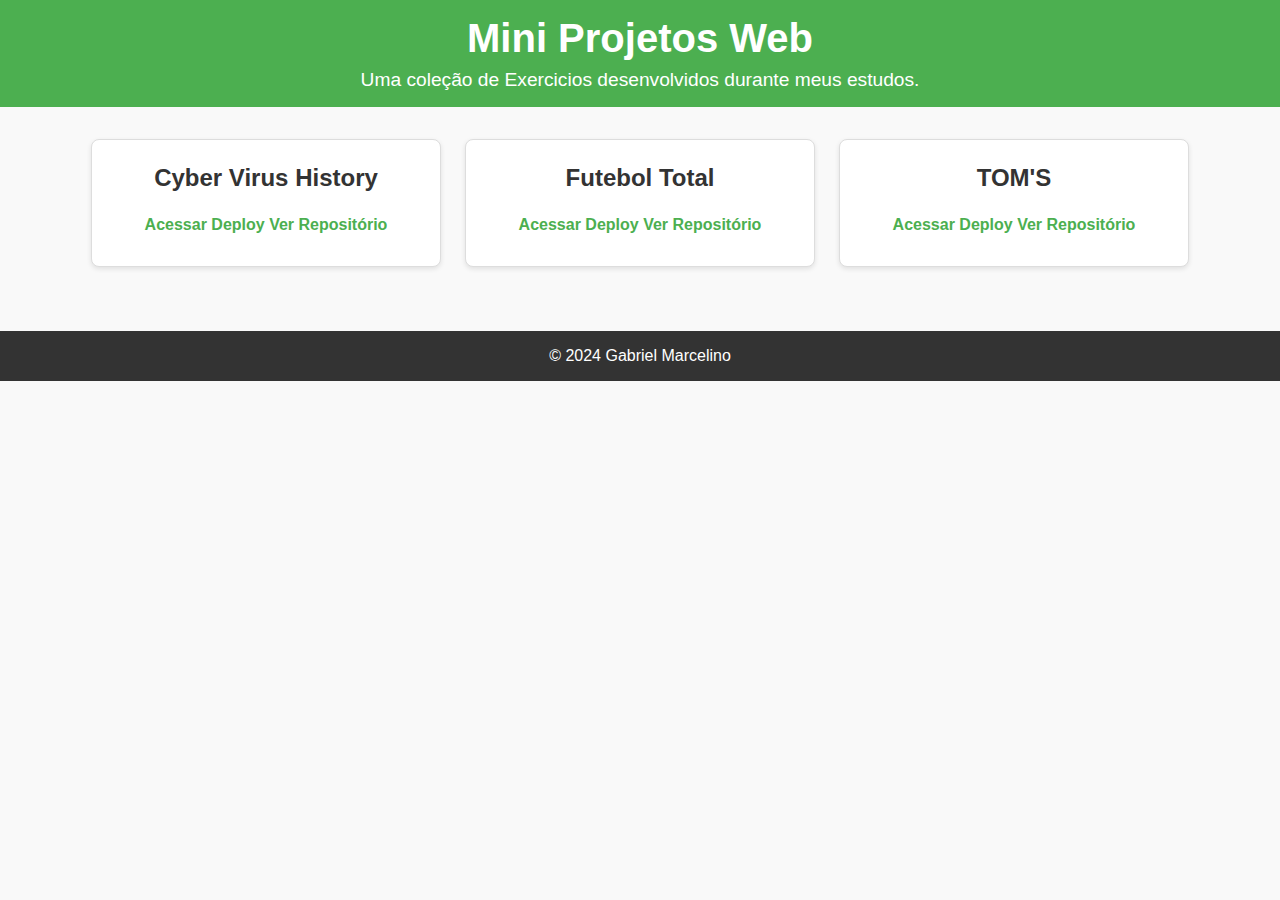
<file: index.html>
<!DOCTYPE html>
<html lang="pt-BR">

<head>
    <meta charset="UTF-8">
    <meta name="viewport" content="width=device-width, initial-scale=1.0">
    <title>Mini Projetos Web</title>
    <style>
        body {
            font-family: Arial, sans-serif;
            margin: 0;
            padding: 0;
            background-color: #f9f9f9;
            color: #333;
        }

        header {
            background-color: #4CAF50;
            color: white;
            padding: 1rem 0;
            text-align: center;
        }

        header h1 {
            margin: 0;
            font-size: 2.5rem;
        }

        header p {
            margin: 0.5rem 0 0;
            font-size: 1.2rem;
        }

        main {
            padding: 2rem;
        }

        .projects {
            display: flex;
            flex-wrap: wrap;
            gap: 1.5rem;
            justify-content: center;
        }

        .project {
            background: white;
            border: 1px solid #ddd;
            border-radius: 8px;
            box-shadow: 0 2px 5px rgba(0, 0, 0, 0.1);
            width: 300px;
            text-align: center;
            padding: 1.5rem;
            transition: transform 0.2s;
        }

        .project:hover {
            transform: translateY(-5px);
        }

        .project h2 {
            font-size: 1.5rem;
            margin: 0 0 1rem;
        }

        .project a {
            display: inline-block;
            margin: 0.5rem 0;
            text-decoration: none;
            color: #4CAF50;
            font-weight: bold;
            transition: color 0.2s;
        }

        .project a:hover {
            color: #087f23;
        }

        footer {
            text-align: center;
            padding: 1rem 0;
            background-color: #333;
            color: white;
            margin-top: 2rem;
        }

        footer p {
            margin: 0;
        }
    </style>
    <link rel="shortcut icon" href="img/favicon.ico.png" type="image/x-icon">
</head>

<body>
    <header>
        <h1>Mini Projetos Web</h1>
        <p>Uma coleção de Exercicios desenvolvidos durante meus estudos.</p>
    </header>
    <main>
        <div class="projects">
            <div class="project">
                <h2>Cyber Virus History</h2>
                <a href="https://gitgabcode.github.io/mini-projetos-web/cyber-virus-history/" target="_blank">Acessar
                    Deploy</a>
                <a href="https://github.com/gitgabcode/mini-projetos-web/tree/main/cyber-virus-history" target="_blank">Ver
                    Repositório</a>
            </div>
            <div class="project">
                <h2>Futebol Total</h2>
                <a href="https://gitgabcode.github.io/mini-projetos-web/futebol-total/" target="_blank">Acessar
                    Deploy</a>
                <a href="https://github.com/gitgabcode/mini-projetos-web/tree/main/futebol-total" target="_blank">Ver
                    Repositório</a>
            </div>
            <div class="project">
                <h2>TOM'S</h2>
                <a href="https://gitgabcode.github.io/mini-projetos-web/TOM'S/" target="_blank">Acessar
                    Deploy</a>
                <a href="https://github.com/gitgabcode/mini-projetos-web/tree/main/TOM'S" target="_blank">Ver
                    Repositório</a>
            </div>
        </div>
    </main>
    <footer>
        <p>&copy; 2024 Gabriel Marcelino</p>
    </footer>
</body>

</html>
</file>
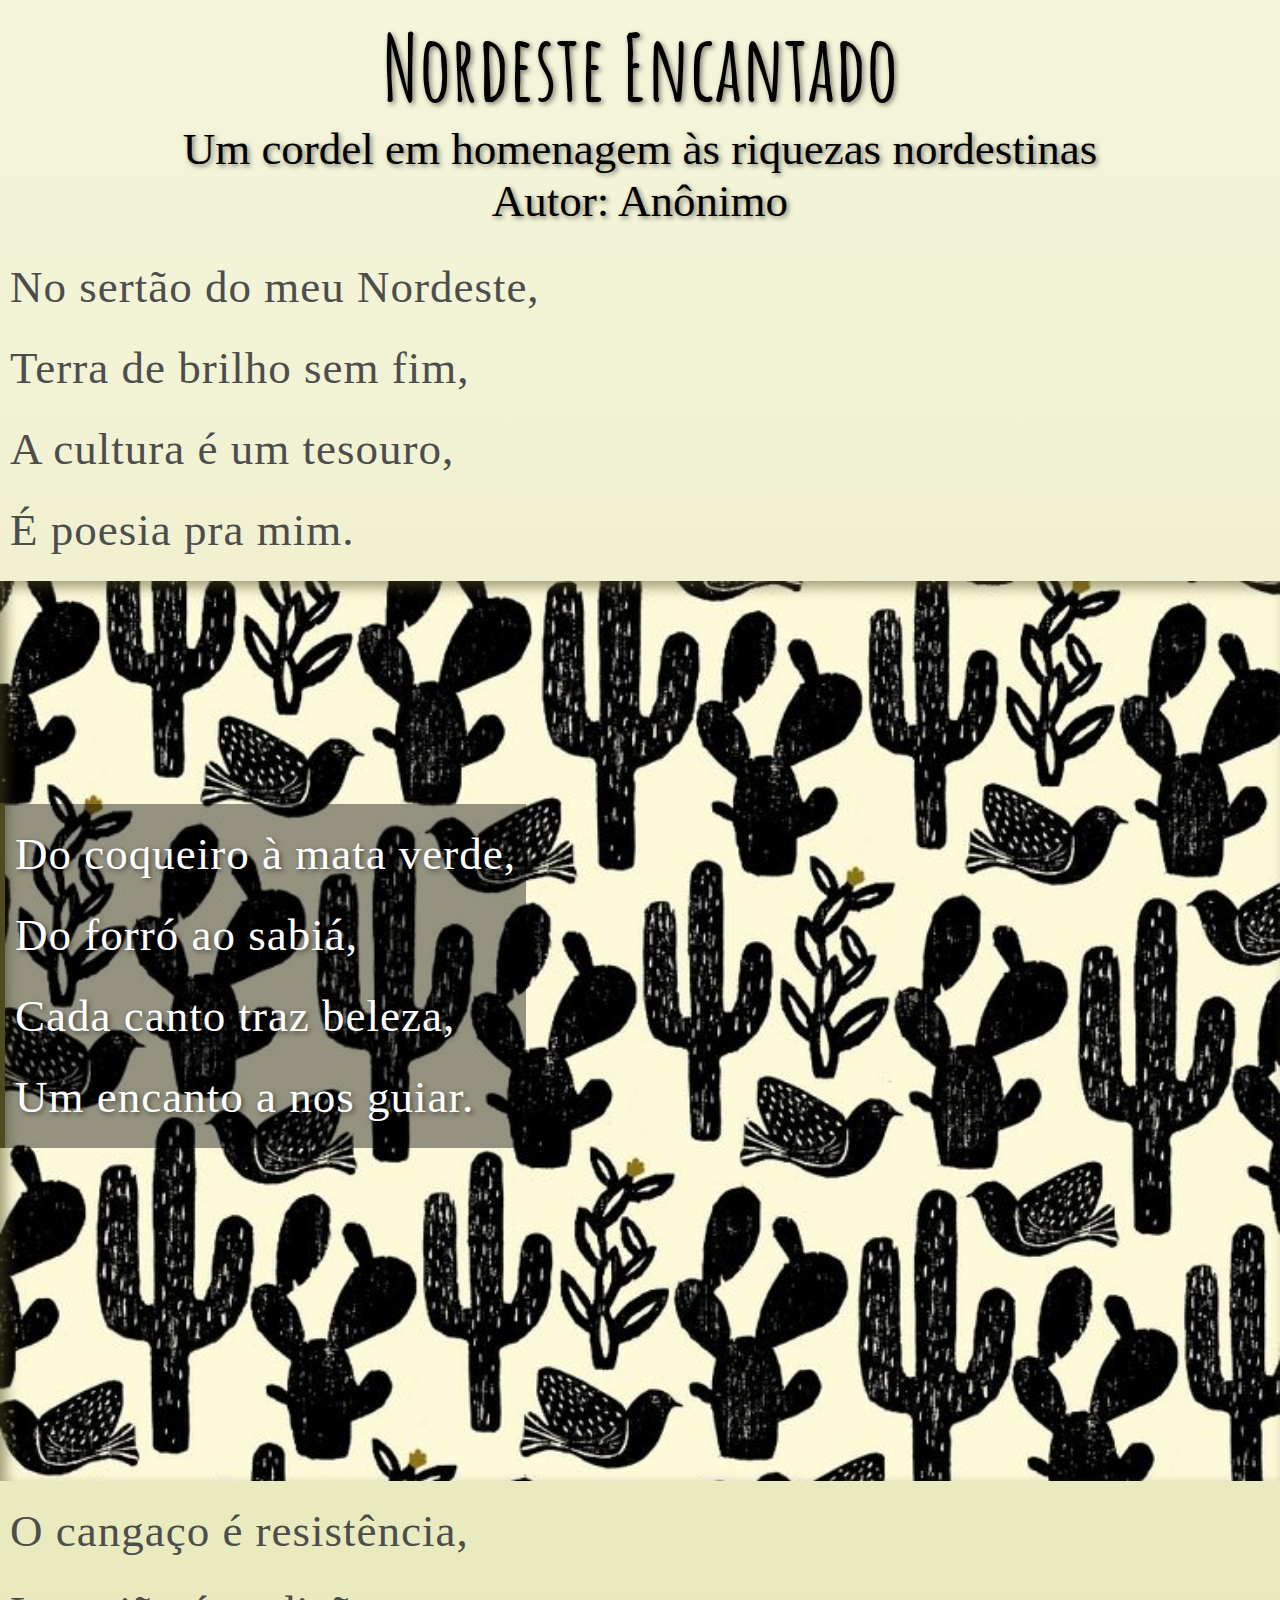
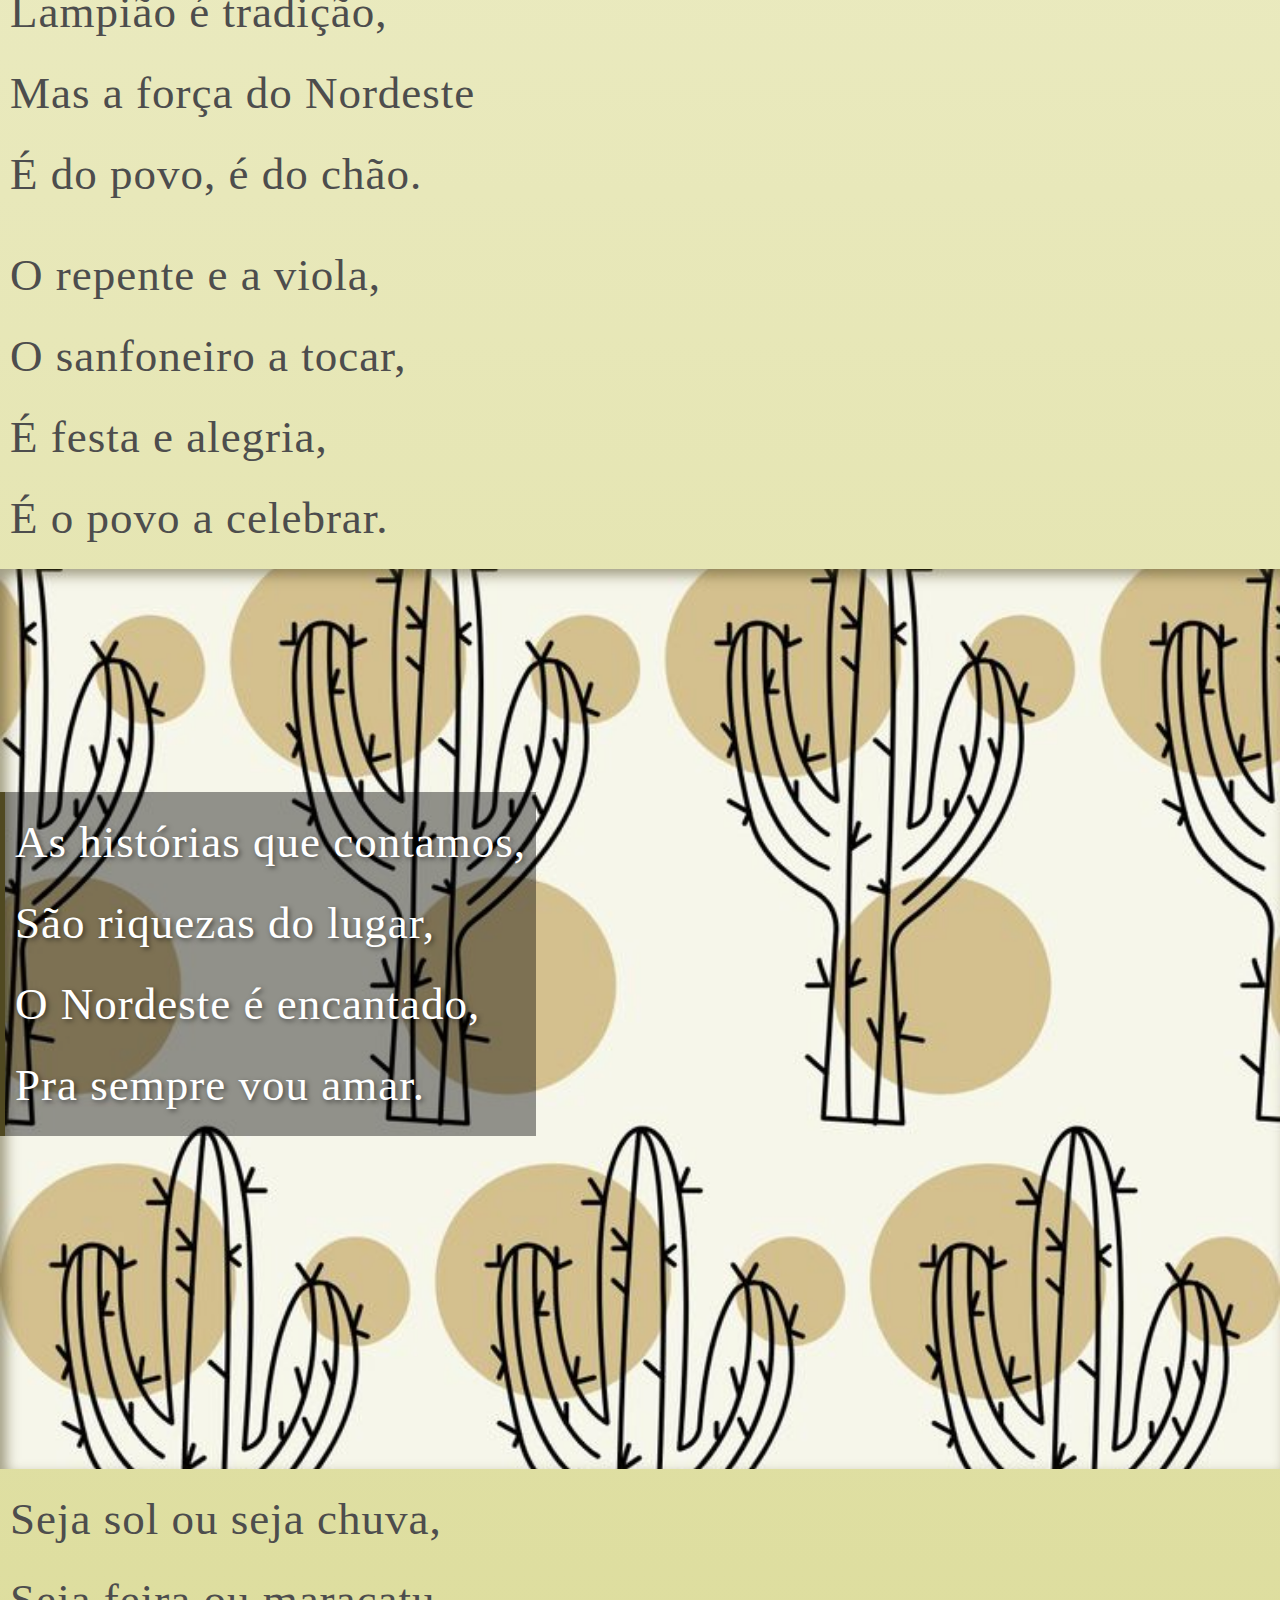
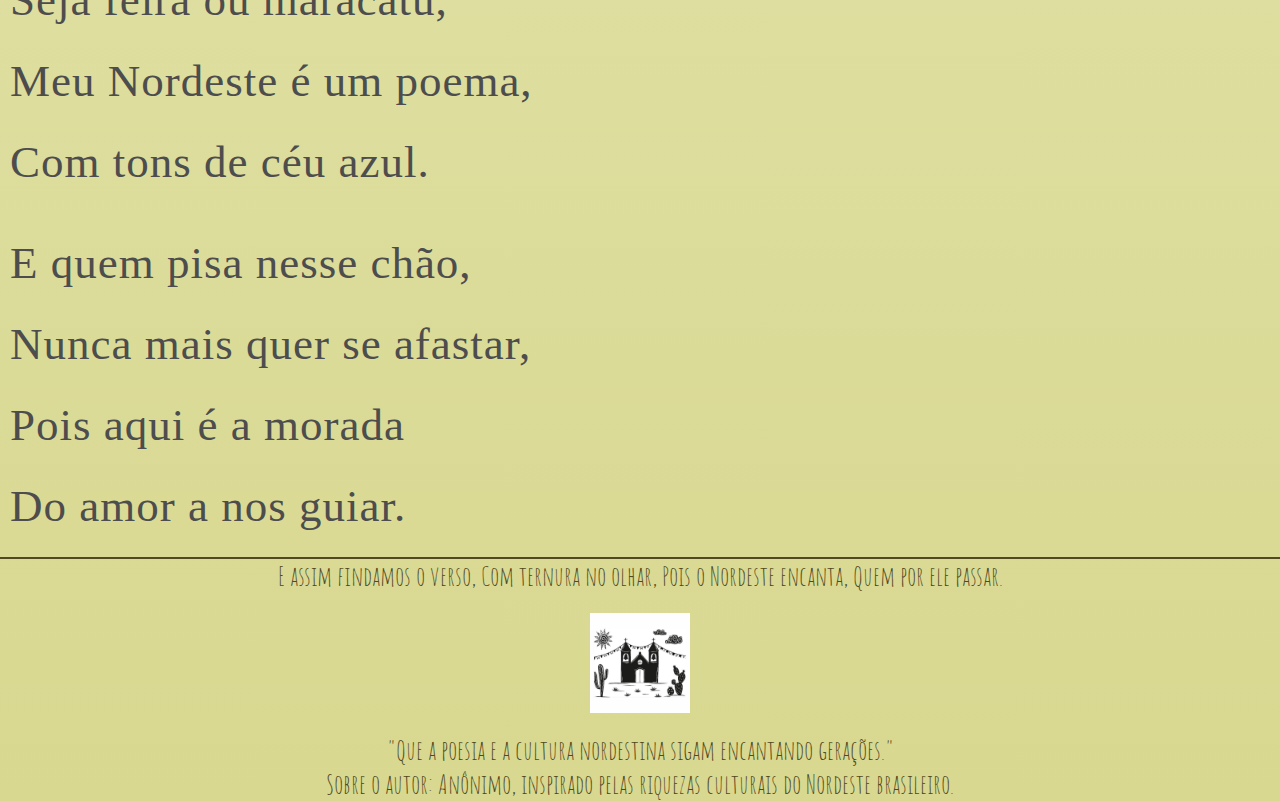
<file: Cordel-Nordeste-Encantado/index.html>
<!DOCTYPE html>
<html lang="pt-br">

<head>
    <meta charset="UTF-8">
    <meta name="viewport" content="width=device-width, initial-scale=1.0">
    <title>Cordel Nordeste Encantado</title>
    <link rel="stylesheet" href="style.css">
     <link rel="shortcut icon" href="assets/img/favicon.ico.png" type="image/x-icon">
</head>

<body>
    <header>
        <h1>Nordeste Encantado</h1>
        <p>Um cordel em homenagem às riquezas nordestinas</p>
        <p>Autor: Anônimo</p>
    </header>
    <main>
        <section>
            <p>No sertão do meu Nordeste,  
                Terra de brilho sem fim,  
                A cultura é um tesouro,  
                É poesia pra mim.</p>
            <section id="container">
                <p>Do coqueiro à mata verde,  
                    Do forró ao sabiá,  
                    Cada canto traz beleza,  
                    Um encanto a nos guiar.</p>
            </section>
            <p>O cangaço é resistência,  
                Lampião é tradição,  
                Mas a força do Nordeste  
                É do povo, é do chão.</p>
            <p>O repente e a viola,  
                O sanfoneiro a tocar,  
                É festa e alegria,  
                É o povo a celebrar.</p>
            <section id="container-two">
                <p>As histórias que contamos,  
                    São riquezas do lugar,  
                    O Nordeste é encantado,  
                    Pra sempre vou amar.</p>
            </section>
            <p>Seja sol ou seja chuva,  
                Seja feira ou maracatu,  
                Meu Nordeste é um poema,  
                Com tons de céu azul.</p>
            <p>E quem pisa nesse chão,  
                Nunca mais quer se afastar,  
                Pois aqui é a morada  
                Do amor a nos guiar.</p>
        </section>
    </main>
    <footer>
        <p>E assim findamos o verso,  
            Com ternura no olhar,  
            Pois o Nordeste encanta,  
            Quem por ele passar.</p>
        <img src="assets/img/paisagem-nordeste.jpg" alt="Paisagem nordestina"
            style="display: block; margin: 20px auto; width: 100px;">
        <p>"Que a poesia e a cultura nordestina sigam encantando gerações."</p>
        <p>Sobre o autor: Anônimo,  
            inspirado pelas riquezas culturais do Nordeste brasileiro.</p>
    </footer>
</body>

</html>
</file>
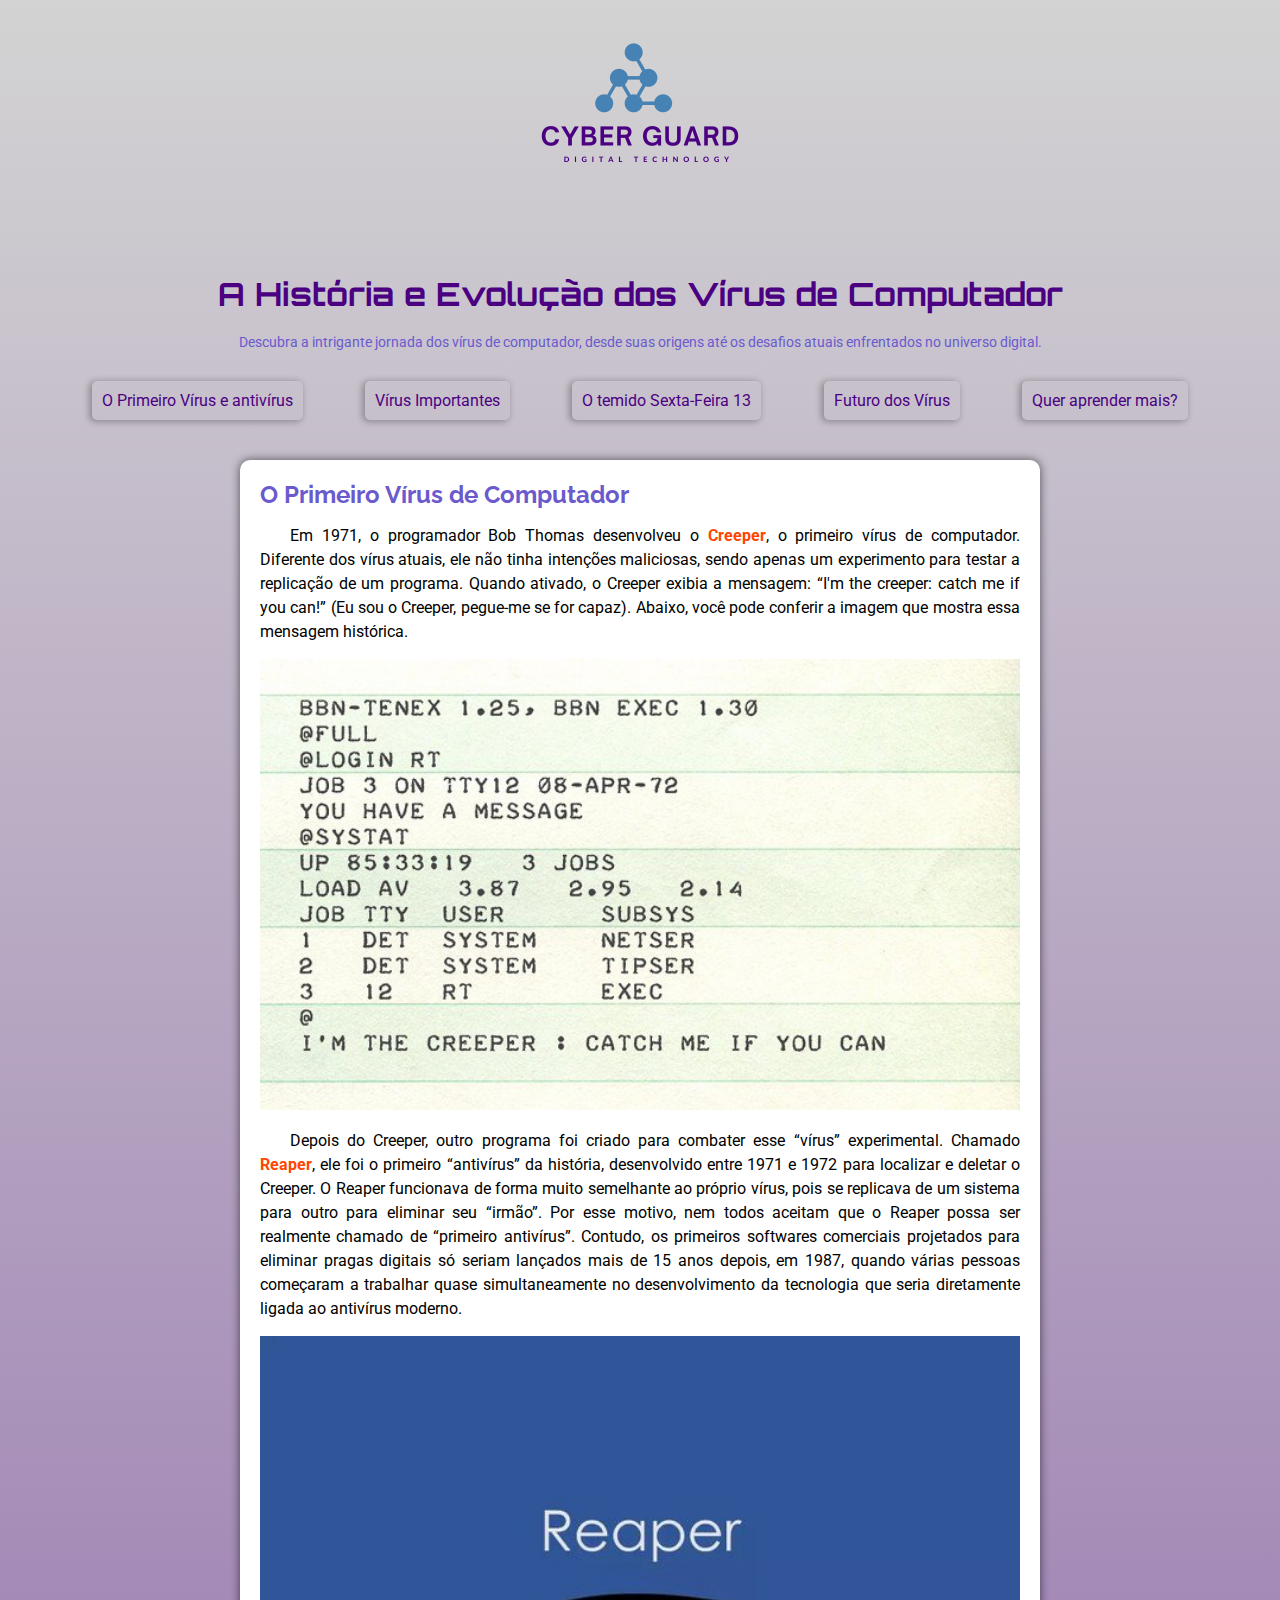
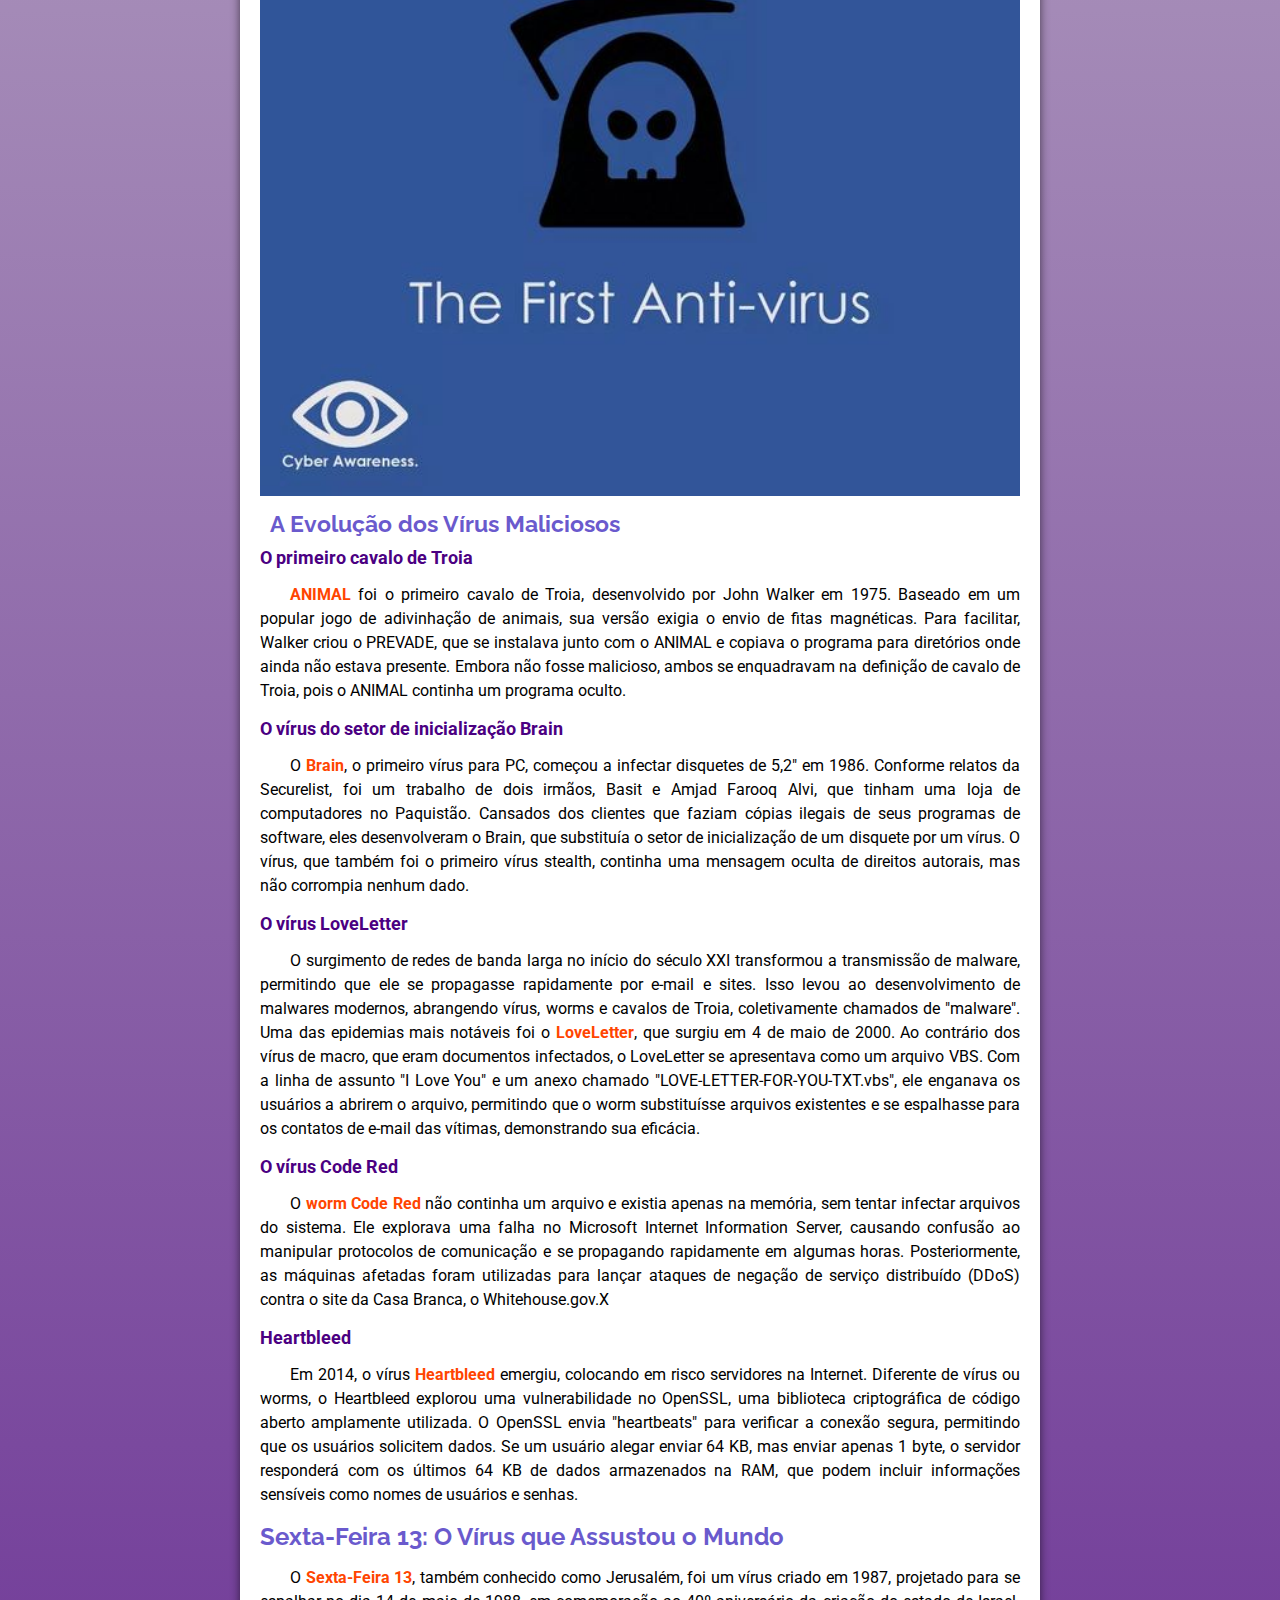
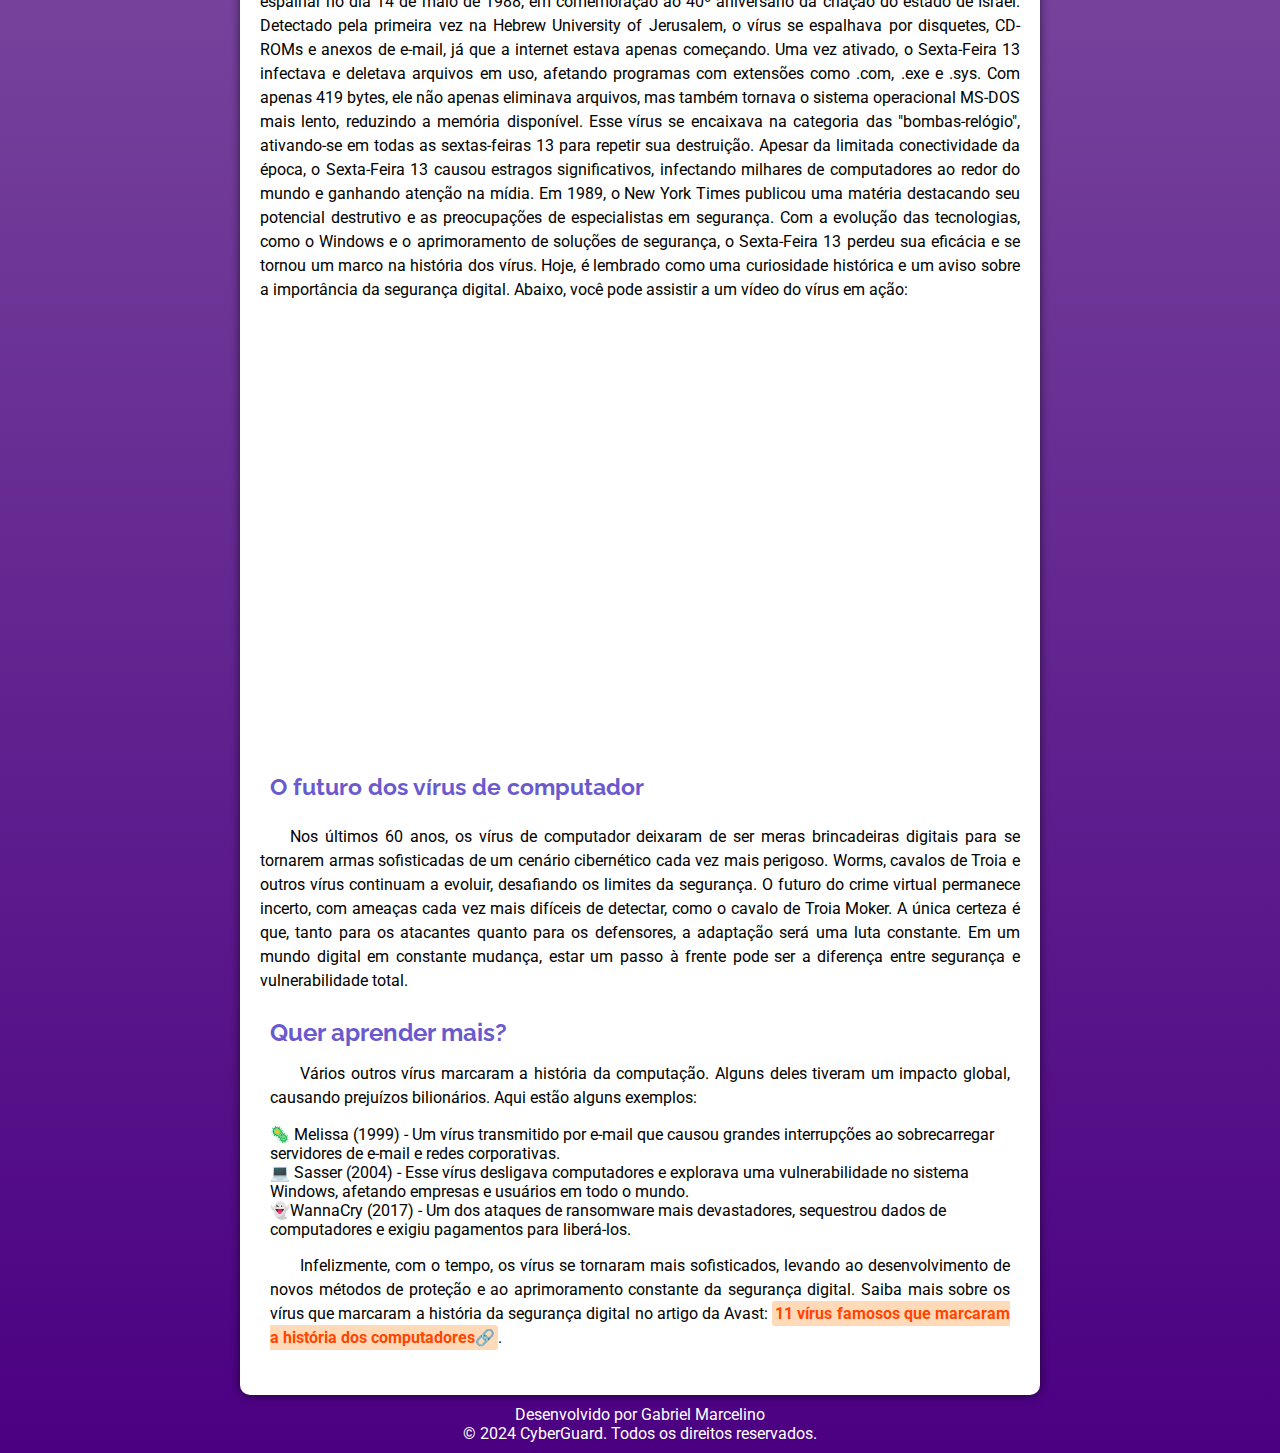
<file: cyber-virus-history/index.html>
<!DOCTYPE html>
<html lang="PT-BR">

<head>
    <meta charset="UTF-8">
    <meta name="viewport" content="width=device-width, initial-scale=1.0">
    <meta name="description"
        content="Explore a história dos vírus de computador, desde o primeiro vírus Creeper até ameaças mais recentes, como o LoveLetter e Heartbleed.">
    <link rel="stylesheet" href="style.css">
    <link rel="shortcut icon" href="assets/img/favicon.ico" type="image/x-icon">
    <title>História dos Vírus de Computador</title>
</head>

<body>
    <header id="cabecalho">
        <img src="assets/img/logo-cyberguard.png" alt="Logo do site CyberGuard">
        <h1>A História e Evolução dos Vírus de Computador</h1>
        <p>Descubra a intrigante jornada dos vírus de computador, desde suas origens até os desafios atuais enfrentados
            no universo digital.</p>
    </header>
    <nav>
        <ul>
            <li><a class="nav-link" href="#virus">O Primeiro Vírus e antivírus</a></li>
            <li><a class="nav-link" href="#importantes">Vírus Importantes</a></li>
            <li><a class="nav-link" href="#sexta-feira13">O temido Sexta-Feira 13</a></li>
            <li><a class="nav-link" href="#futuro">Futuro dos Vírus</a></li>
            <li><a class="nav-link" href="#extra">Quer aprender mais?</a></li>
        </ul>
    </nav>

    <main>
        <article>
            <section id="virus">
                <h2>O Primeiro Vírus de Computador</h2>
                <p>Em 1971, o programador Bob Thomas desenvolveu o <strong>Creeper</strong>, o primeiro vírus de
                    computador. Diferente dos vírus atuais, ele não tinha intenções maliciosas, sendo apenas um
                    experimento para testar a replicação de um programa. Quando ativado, o Creeper exibia a mensagem:
                    “I'm the creeper: catch me if you can!” (Eu sou o Creeper, pegue-me se for capaz). Abaixo, você pode
                    conferir a imagem que mostra essa mensagem histórica.</p>

                <img src="assets/img/creeper-msg.png"
                    alt="Mensagem exibida pelo primeiro vírus de computador, Creeper, que diz 'I'm the creeper: catch me if you can!'"
                    title="Primeiro vírus Creeper - Mensagem exibida">

                <p>Depois do Creeper, outro programa foi criado para combater esse “vírus” experimental. Chamado
                    <strong>Reaper</strong>,
                    ele foi o primeiro “antivírus” da história, desenvolvido entre 1971 e 1972 para localizar e deletar
                    o Creeper. O Reaper funcionava de forma muito semelhante ao próprio vírus, pois se replicava de um
                    sistema para outro para eliminar seu “irmão”. Por esse motivo, nem todos aceitam que o Reaper possa
                    ser realmente chamado de “primeiro antivírus”. Contudo, os primeiros softwares comerciais projetados
                    para eliminar pragas digitais só seriam lançados mais de 15 anos depois, em 1987, quando várias
                    pessoas começaram a trabalhar quase simultaneamente no desenvolvimento da tecnologia que seria
                    diretamente ligada ao antivírus moderno.
                </p>
                <img src="assets/img/reaper-antivirus.png" alt="Imagem representativa do antivírus reaper">
            </section>
            <section id="importantes">
                <h3>A Evolução dos Vírus Maliciosos</h3>
                <h4>O primeiro cavalo de Troia</h4>
                <p> <strong>ANIMAL</strong> foi o primeiro cavalo de Troia, desenvolvido por John Walker em 1975.
                    Baseado em um popular
                    jogo de adivinhação de animais, sua versão exigia o envio de fitas magnéticas. Para facilitar,
                    Walker criou o PREVADE, que se instalava junto com o ANIMAL e copiava o programa para diretórios
                    onde ainda não estava presente. Embora não fosse malicioso, ambos se enquadravam na definição de
                    cavalo de Troia, pois o ANIMAL continha um programa oculto. </p>
                <h4>O vírus do setor de inicialização Brain</h4>
                <p>O <strong>Brain</strong>, o primeiro vírus para PC, começou a infectar disquetes de 5,2" em 1986.
                    Conforme relatos da
                    Securelist, foi um trabalho de dois irmãos, Basit e Amjad Farooq Alvi, que tinham uma loja de
                    computadores no Paquistão. Cansados dos clientes que faziam cópias ilegais de seus programas de
                    software, eles desenvolveram o Brain, que substituía o setor de inicialização de um disquete por um
                    vírus. O vírus, que também foi o primeiro vírus stealth, continha uma mensagem oculta de direitos
                    autorais, mas não corrompia nenhum dado.</p>
                <h4>O vírus LoveLetter</h4>
                <p>O surgimento de redes de banda larga no início do século XXI transformou a transmissão de malware,
                    permitindo que ele se propagasse rapidamente por e-mail e sites. Isso levou ao desenvolvimento de
                    malwares modernos, abrangendo vírus, worms e cavalos de Troia, coletivamente chamados de "malware".
                    Uma das epidemias mais notáveis foi o <strong>LoveLetter</strong>, que surgiu em 4 de maio de 2000.
                    Ao contrário dos
                    vírus de macro, que eram documentos infectados, o LoveLetter se apresentava como um arquivo VBS. Com
                    a linha de assunto "I Love You" e um anexo chamado "LOVE-LETTER-FOR-YOU-TXT.vbs", ele enganava os
                    usuários a abrirem o arquivo, permitindo que o worm substituísse arquivos existentes e se espalhasse
                    para os contatos de e-mail das vítimas, demonstrando sua eficácia.
                </p>
                <h4>O vírus Code Red</h4>
                <p>O <strong>worm Code Red</strong> não continha um arquivo e existia apenas na memória, sem tentar
                    infectar arquivos do
                    sistema. Ele explorava uma falha no Microsoft Internet Information Server, causando confusão ao
                    manipular protocolos de comunicação e se propagando rapidamente em algumas horas. Posteriormente, as
                    máquinas afetadas foram utilizadas para lançar ataques de negação de serviço distribuído (DDoS)
                    contra o site da Casa Branca, o Whitehouse.gov.X</p>
                <h4>Heartbleed</h4>
                <p>Em 2014, o vírus <strong>Heartbleed</strong> emergiu, colocando em risco servidores na Internet.
                    Diferente de vírus ou
                    worms, o Heartbleed explorou uma vulnerabilidade no OpenSSL, uma biblioteca criptográfica de código
                    aberto amplamente utilizada. O OpenSSL envia "heartbeats" para verificar a conexão segura,
                    permitindo que os usuários solicitem dados. Se um usuário alegar enviar 64 KB, mas enviar apenas 1
                    byte, o servidor responderá com os últimos 64 KB de dados armazenados na RAM, que podem incluir
                    informações sensíveis como nomes de usuários e senhas.
                </p>
            </section>

            <section id="sexta-feira13">
                <h2>Sexta-Feira 13: O Vírus que Assustou o Mundo</h2>
                <p>O <strong>Sexta-Feira 13</strong>, também conhecido como Jerusalém, foi um vírus criado em 1987,
                    projetado para se
                    espalhar no dia 14 de maio de 1988, em comemoração ao 40º aniversário da criação do estado de
                    Israel. Detectado pela primeira vez na Hebrew University of Jerusalem, o vírus se espalhava por
                    disquetes, CD-ROMs e anexos de e-mail, já que a internet estava apenas começando.

                    Uma vez ativado, o Sexta-Feira 13 infectava e deletava arquivos em uso, afetando programas com
                    extensões como .com, .exe e .sys. Com apenas 419 bytes, ele não apenas eliminava arquivos, mas
                    também tornava o sistema operacional MS-DOS mais lento, reduzindo a memória disponível. Esse vírus
                    se encaixava na categoria das "bombas-relógio", ativando-se em todas as sextas-feiras 13 para
                    repetir sua destruição.

                    Apesar da limitada conectividade da época, o Sexta-Feira 13 causou estragos significativos,
                    infectando milhares de computadores ao redor do mundo e ganhando atenção na mídia. Em 1989, o New
                    York Times publicou uma matéria destacando seu potencial destrutivo e as preocupações de
                    especialistas em segurança.

                    Com a evolução das tecnologias, como o Windows e o aprimoramento de soluções de segurança, o
                    Sexta-Feira 13 perdeu sua eficácia e se tornou um marco na história dos vírus. Hoje, é lembrado como
                    uma curiosidade histórica e um aviso sobre a importância da segurança digital.

                    Abaixo, você pode assistir a um vídeo do vírus em ação:

                <div class="video">
                    <iframe width="560" height="315" src="https://www.youtube.com/embed/u3k-8kJ54sg"
                        title="Virus.DOS.Jerusalem (Friday the 13th Special)" frameborder="0"
                        allow="accelerometer; autoplay; clipboard-write; encrypted-media; gyroscope; picture-in-picture; web-share"
                        referrerpolicy="strict-origin-when-cross-origin" allowfullscreen></iframe>
                </div>
            </section>
            <section id="futuro">
                <h3>O futuro dos vírus de computador</h3>
                <p>Nos últimos 60 anos, os vírus de computador deixaram de ser meras brincadeiras digitais para se
                    tornarem armas sofisticadas de um cenário cibernético cada vez mais perigoso. Worms, cavalos de
                    Troia e outros vírus continuam a evoluir, desafiando os limites da segurança. O futuro do crime
                    virtual permanece incerto, com ameaças cada vez mais difíceis de detectar, como o cavalo de Troia
                    Moker. A única certeza é que, tanto para os atacantes quanto para os defensores, a adaptação será
                    uma luta constante. Em um mundo digital em constante mudança, estar um passo à frente pode ser a
                    diferença entre segurança e vulnerabilidade total.</p>

            </section>

            <aside id="extra">
                <h2>Quer aprender mais?</h2>
                <p>Vários outros vírus marcaram a história da computação. Alguns deles tiveram um impacto global,
                    causando prejuízos bilionários. Aqui estão alguns exemplos:</p>
                <ul>
                    <li id="melissa">Melissa (1999) - Um vírus transmitido por e-mail que causou grandes interrupções ao
                        sobrecarregar servidores de e-mail e redes corporativas.</li>
                    <li id="sasser">Sasser (2004) - Esse vírus desligava computadores e explorava uma vulnerabilidade no
                        sistema
                        Windows, afetando empresas e usuários em todo o mundo.</li>
                    <li id="wannacry">WannaCry (2017) - Um dos ataques de ransomware mais devastadores, sequestrou dados
                        de
                        computadores e exigiu pagamentos para liberá-los.</li>
                </ul>
                <p>Infelizmente, com o tempo, os vírus se tornaram mais sofisticados, levando ao desenvolvimento de
                    novos métodos de proteção e ao aprimoramento constante da segurança digital.
                    Saiba mais sobre os vírus que marcaram a história da segurança digital no artigo da Avast: <a
                        class="externo"
                        href="https://blog.avast.com/pt-br/11-virus-famosos-que-marcaram-a-historia-dos-computadores"
                        target="_blank" rel="noopener noreferrer">11 vírus famosos que marcaram a história dos
                        computadores</a>.</p>
            </aside>
        </article>
    </main>
    <footer>
        <p>Desenvolvido por Gabriel Marcelino</p>
        <p>&copy; 2024 CyberGuard. Todos os direitos reservados.</p>
        <a href="#cabecalho" id="botao_topo">↑</a>
    </footer>
</body>

</html>
</file>
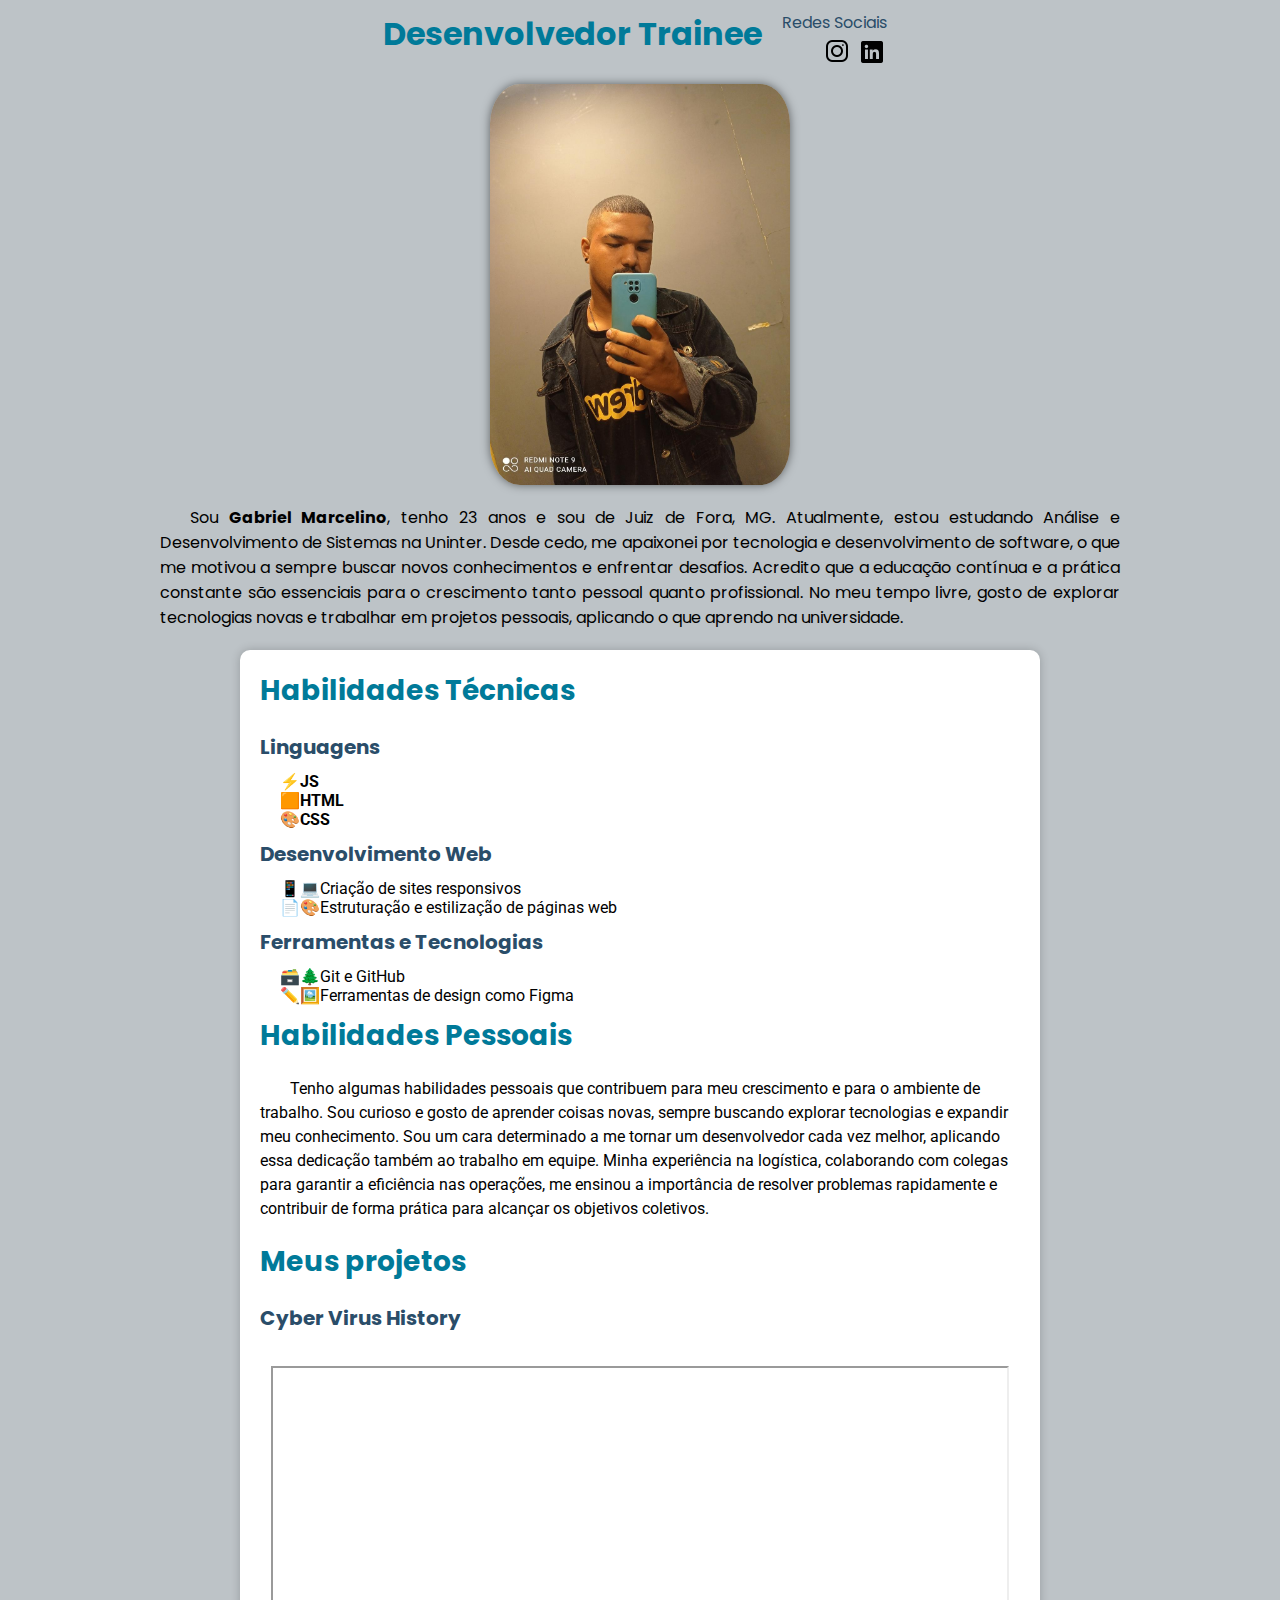
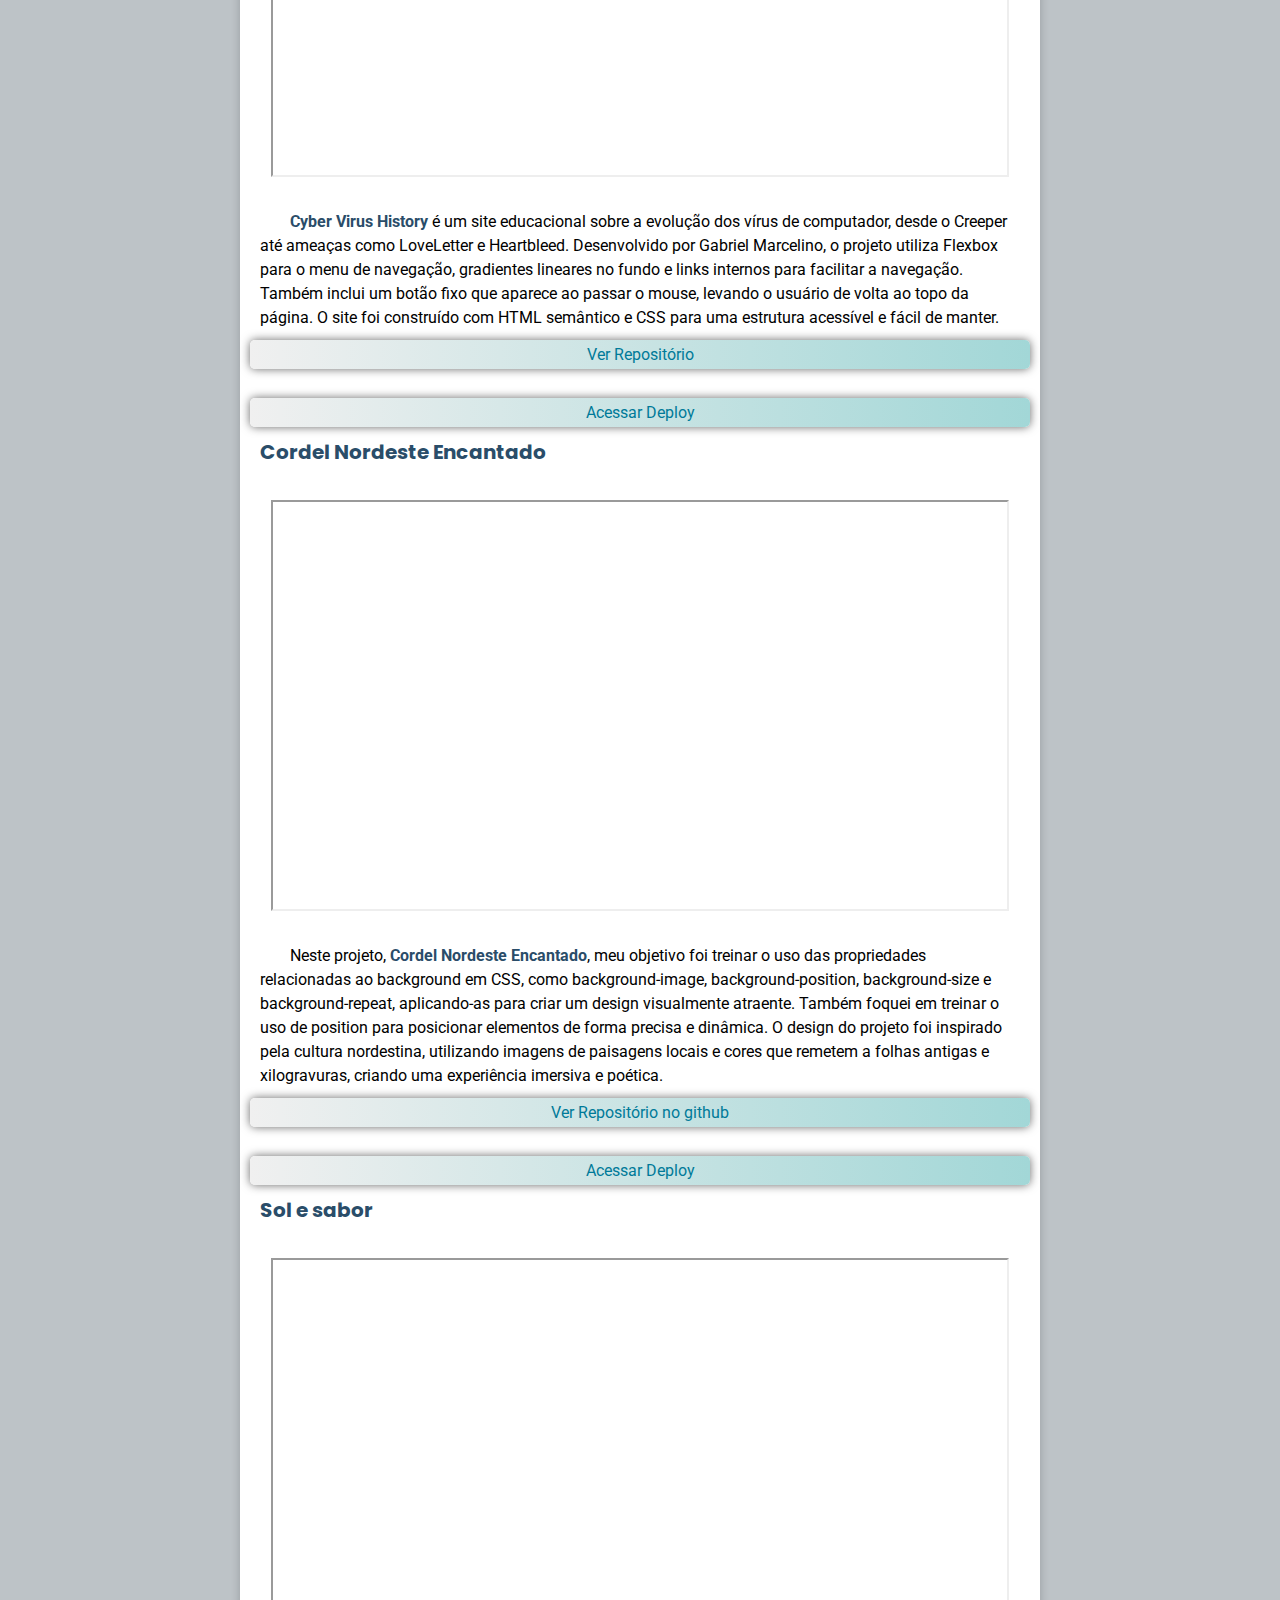
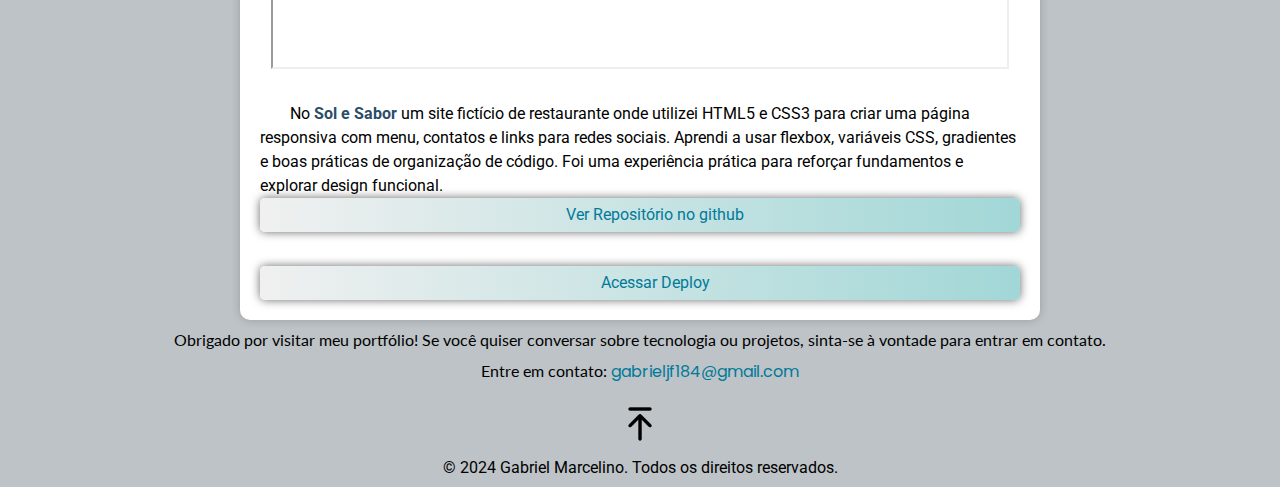
<file: exercicio-portfolio/index.html>
<!DOCTYPE html>
<html lang="pt-br">

<head>
    <meta charset="UTF-8">
    <meta name="viewport" content="width=device-width, initial-scale=1.0">
    <title>exercicio portfolio</title>
    <link rel="stylesheet" href="style.css">
    <link rel="shortcut icon" href="assets/img/favicon.ico.png" type="image/x-icon">
</head>

<body>

    <header id="cabecalho">
        <div id="container">
            <h1>Desenvolvedor Trainee</h1>
            <div id="rede_social">
                <p>Redes Sociais</p>
                <a href="https://www.instagram.com/gabriel_.1/" target="_blank" rel="noopener noreferrer"><img
                        src="assets/img/insta.png" alt="Ícone do Instagram de Gabriel"></a>
                <a href="https://linkedin.com/in/gabriel-marcelino1/" target="_blank" rel="noopener noreferrer"><img
                        src="assets/img/linkedin.png" alt="Ícone do linkedin de Gabriel"></a>
            </div>
        </div>
        <img id="imagem-programador" src="assets/img/gabriel.jpg" alt="Foto-do-Gabriel">
        <div id="container-paragrafo">
            <p>Sou <strong>Gabriel Marcelino</strong>, tenho 23 anos e sou de Juiz de Fora, MG. Atualmente, estou
                estudando Análise e Desenvolvimento de Sistemas na Uninter. Desde cedo, me apaixonei por tecnologia e
                desenvolvimento de software, o que me motivou a sempre buscar novos conhecimentos e enfrentar desafios.
                Acredito que a educação contínua e a prática constante são essenciais para o crescimento tanto pessoal
                quanto profissional. No meu tempo livre, gosto de explorar tecnologias novas e trabalhar em projetos
                pessoais, aplicando o que aprendo na universidade.</p>

        </div>
    </header>
    <main>
        <section>
            <h2>Habilidades Técnicas</h2>
            <h3>Linguagens</h3>
            <ul>
                <li id="js-abbr"><abbr title="JavaScript ">JS</abbr></li>
                <li id="html-abbr"><abbr title="HyperText Markup Language">HTML</abbr></li>
                <li id="css-abbr"><abbr title="Cascading Style Sheets">CSS</abbr></li>
            </ul>
            <h3>Desenvolvimento Web</h3>
            <ul>
                <li id="sites_responsivos">Criação de sites responsivos</li>
                <li id="estilização_paginas">Estruturação e estilização de páginas web</li>
            </ul>
            <h3>Ferramentas e Tecnologias</h3>
            <ul>
                <li id="git_hub">Git e GitHub</li>
                <li id="ferramentas_figma">Ferramentas de design como Figma</li>
            </ul>
            <h2>Habilidades Pessoais</h2>
            <p>Tenho algumas habilidades pessoais que contribuem para meu crescimento e para o ambiente de trabalho. Sou
                curioso e gosto de aprender coisas novas, sempre buscando explorar tecnologias e expandir meu
                conhecimento. Sou um cara determinado a me tornar um desenvolvedor cada vez melhor, aplicando essa
                dedicação também ao trabalho em equipe. Minha experiência na logística, colaborando com colegas para
                garantir a eficiência nas operações, me ensinou a importância de resolver problemas rapidamente e
                contribuir de forma prática para alcançar os objetivos coletivos.</p>
        </section>
        <section>
            <h2>Meus projetos</h2>
            <h3>Cyber Virus History</h3>
            <div class="projeto">
                <iframe src="https://gitgabcode.github.io/mini-projetos-web/cyber-virus-history/"></iframe>
            </div>
            <p><strong>Cyber Virus History</strong> é um site educacional sobre a evolução dos vírus de computador,
                desde o Creeper até ameaças como LoveLetter e Heartbleed. Desenvolvido por Gabriel Marcelino, o projeto
                utiliza Flexbox para o menu de navegação, gradientes lineares no fundo e links internos para facilitar a
                navegação. Também inclui um botão fixo que aparece ao passar o mouse, levando o usuário de volta ao topo
                da página. O site foi construído com HTML semântico e CSS para uma estrutura acessível e fácil de
                manter.</p>
            <a class="codigo" href="https://github.com/gitgabcode/mini-projetos-web/tree/main/cyber-virus-history" target="_blank"
                rel="noopener noreferrer">Ver Repositório</a> <br>
            <a class="site" href="https://gitgabcode.github.io/mini-projetos-web/cyber-virus-history/" target="_blank"
                rel="noopener noreferrer"> Acessar Deploy</a>

            <h3>Cordel Nordeste Encantado</h3>
            <div class="projeto">
                <iframe src="https://gitgabcode.github.io/mini-projetos-web/Cordel-Nordeste-Encantado/"></iframe>
            </div>
            <p>Neste projeto, <strong>Cordel Nordeste Encantado</strong>, meu objetivo foi treinar o uso das
                propriedades relacionadas ao background em CSS, como background-image, background-position,
                background-size e background-repeat, aplicando-as para criar um design visualmente atraente. Também
                foquei em treinar o uso de position para posicionar elementos de forma precisa e dinâmica. O design do
                projeto foi inspirado pela cultura nordestina, utilizando imagens de paisagens locais e cores que
                remetem a folhas antigas e xilogravuras, criando uma experiência imersiva e poética.</p>
            <a class="codigo" href="https://github.com/gitgabcode/mini-projetos-web/tree/main/Cordel-Nordeste-Encantado" target="_blank"
                rel="noopener noreferrer">Ver Repositório
                no github</a> <br>
            <a class="site" href="https://gitgabcode.github.io/mini-projetos-web/Cordel-Nordeste-Encantado/" target="_blank"
                rel="noopener noreferrer">Acessar Deploy</a>

            <h3>Sol e sabor</h3>
            <div class="projeto">
                <iframe src="https://gitgabcode.github.io/mini-projetos-web/sol-e-sabor/
                "></iframe>
            </div>
            <p>No <strong>Sol e Sabor</strong> um site fictício de restaurante onde utilizei HTML5 e CSS3 para criar uma página responsiva com menu, contatos e links para redes sociais. Aprendi a usar flexbox, variáveis CSS, gradientes e boas práticas de organização de código. Foi uma experiência prática para reforçar fundamentos e explorar design funcional.
                <a class="codigo" href="https://github.com/gitgabcode/mini-projetos-web/tree/main/sol-e-sabor"
                    target="_blank" rel="noopener noreferrer">Ver Repositório
                    no github</a> <br>

                <a class="site" href="https://gitgabcode.github.io/mini-projetos-web/sol-e-sabor/
                " target="_blank"
                    rel="noopener noreferrer">Acessar Deploy</a>

        </section>
    </main>
    <footer>

        <p id="agradecimento">Obrigado por visitar meu portfólio! Se você quiser conversar sobre tecnologia ou projetos,
            sinta-se à vontade para entrar em contato.</p>
        <p id="contato">Entre em contato: <a href="mailto:gabrieljf184@gmail.com">gabrieljf184@gmail.com</a></p>
        <a id="ancora-icone" href="#cabecalho"><img id="icone-topo" src="assets/img/icone-topo.png"
                alt="imagem do ícone que leva ao topo do site"></a>
        <p id="copy">&copy; 2024 Gabriel Marcelino. Todos os direitos reservados.</p>
    </footer>


</body>

</html>
</file>
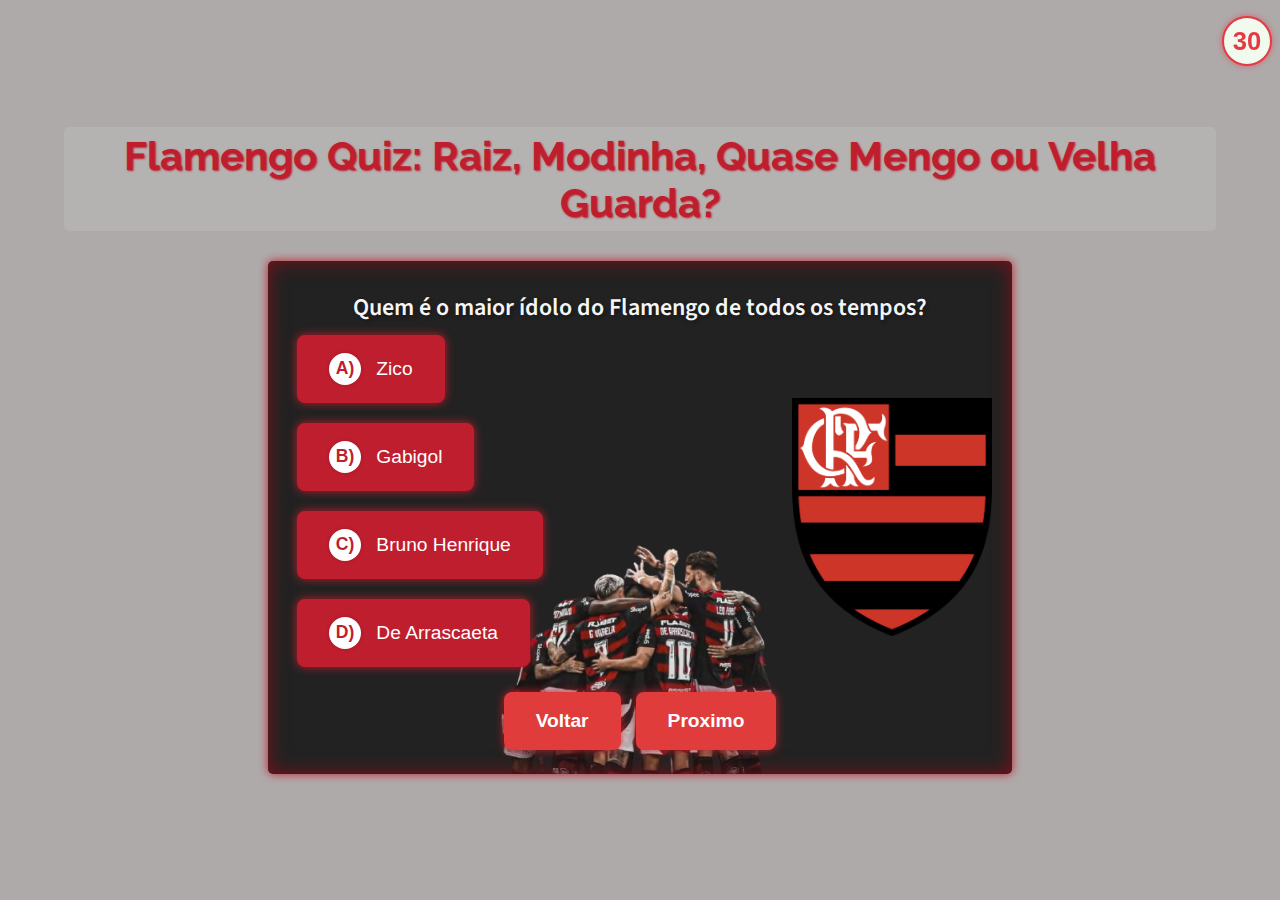
<file: flamengo-quiz/index.html>
<!DOCTYPE html>
<html lang="en">

<head>
    <meta charset="UTF-8">
    <meta name="viewport" content="width=device-width, initial-scale=1.0">
    <title>Flamengo Quiz</title>
    <link rel="stylesheet" href="style.css">
    <link rel="shortcut icon" href="img/icon.png" type="image/x-icon">
</head>

<body>
    <main>
        <h1>Flamengo Quiz: Raiz, Modinha, Quase Mengo ou Velha Guarda?</h1>
        <section id="containerPrincipal">
            <h2 id="pergunta">Quem é o maior ídolo do Flamengo de todos os tempos?</h2>
            <div id="alternativas">
                <button type="button" id="alternativaA"><span>A)</span> Zico</button>
                <button type="button" id="alternativaB"><span>B)</span> Gabigol</button>
                <button type="button" id="alternativaC"><span>C)</span> Bruno Henrique</button>
                <button type="button" id="alternativaD"><span>D)</span> De Arrascaeta</button>
            </div>
            <div id="navegacao">
                <button type="button" id="voltar">Voltar</button>
                <button type="button" id="proximo">Proximo</button>
            </div>
        </section>
        <div id="res">
            <h2 id="textoResultado">Você é...</h2>
            <img id="imagemResultado" src="img/quase_mengo.jpeg" alt="Imagem do resultado" style="max-width: 300px;">
            <br>
            <button onclick="location.reload()">Refazer o quiz</button>
            <button id="mostrar_gabarito" type="button">Ver gabarito</button>
        </div>

        <div id="gabarito" style="display: none;">
            <h2 id="texto-gabarito">Gabarito</h2>
            <div id="listaGabarito"></div>
            <button id="refazerGabarito" onclick="location.reload()">Refazer o quiz</button>
        </div>

        <div id="alertaPersonalizado" class="alerta">
            <p id="mensagemAlerta"></p>
            <button onclick="fecharAlerta()">Fechar</button>
        </div>

        <div id="temporizador">
            <span id="tempo">60</span>
        </div>

        <div id="compartilharResultado" style="display:none;">
            <p id="mensagemCompartilhar"></p>
            <a id="linkWhatsApp" href="#" target="_blank">Compartilhar no WhatsApp</a>
        </div>
    </main>
    <script src="script.js"></script>
</body>

</html>
</file>
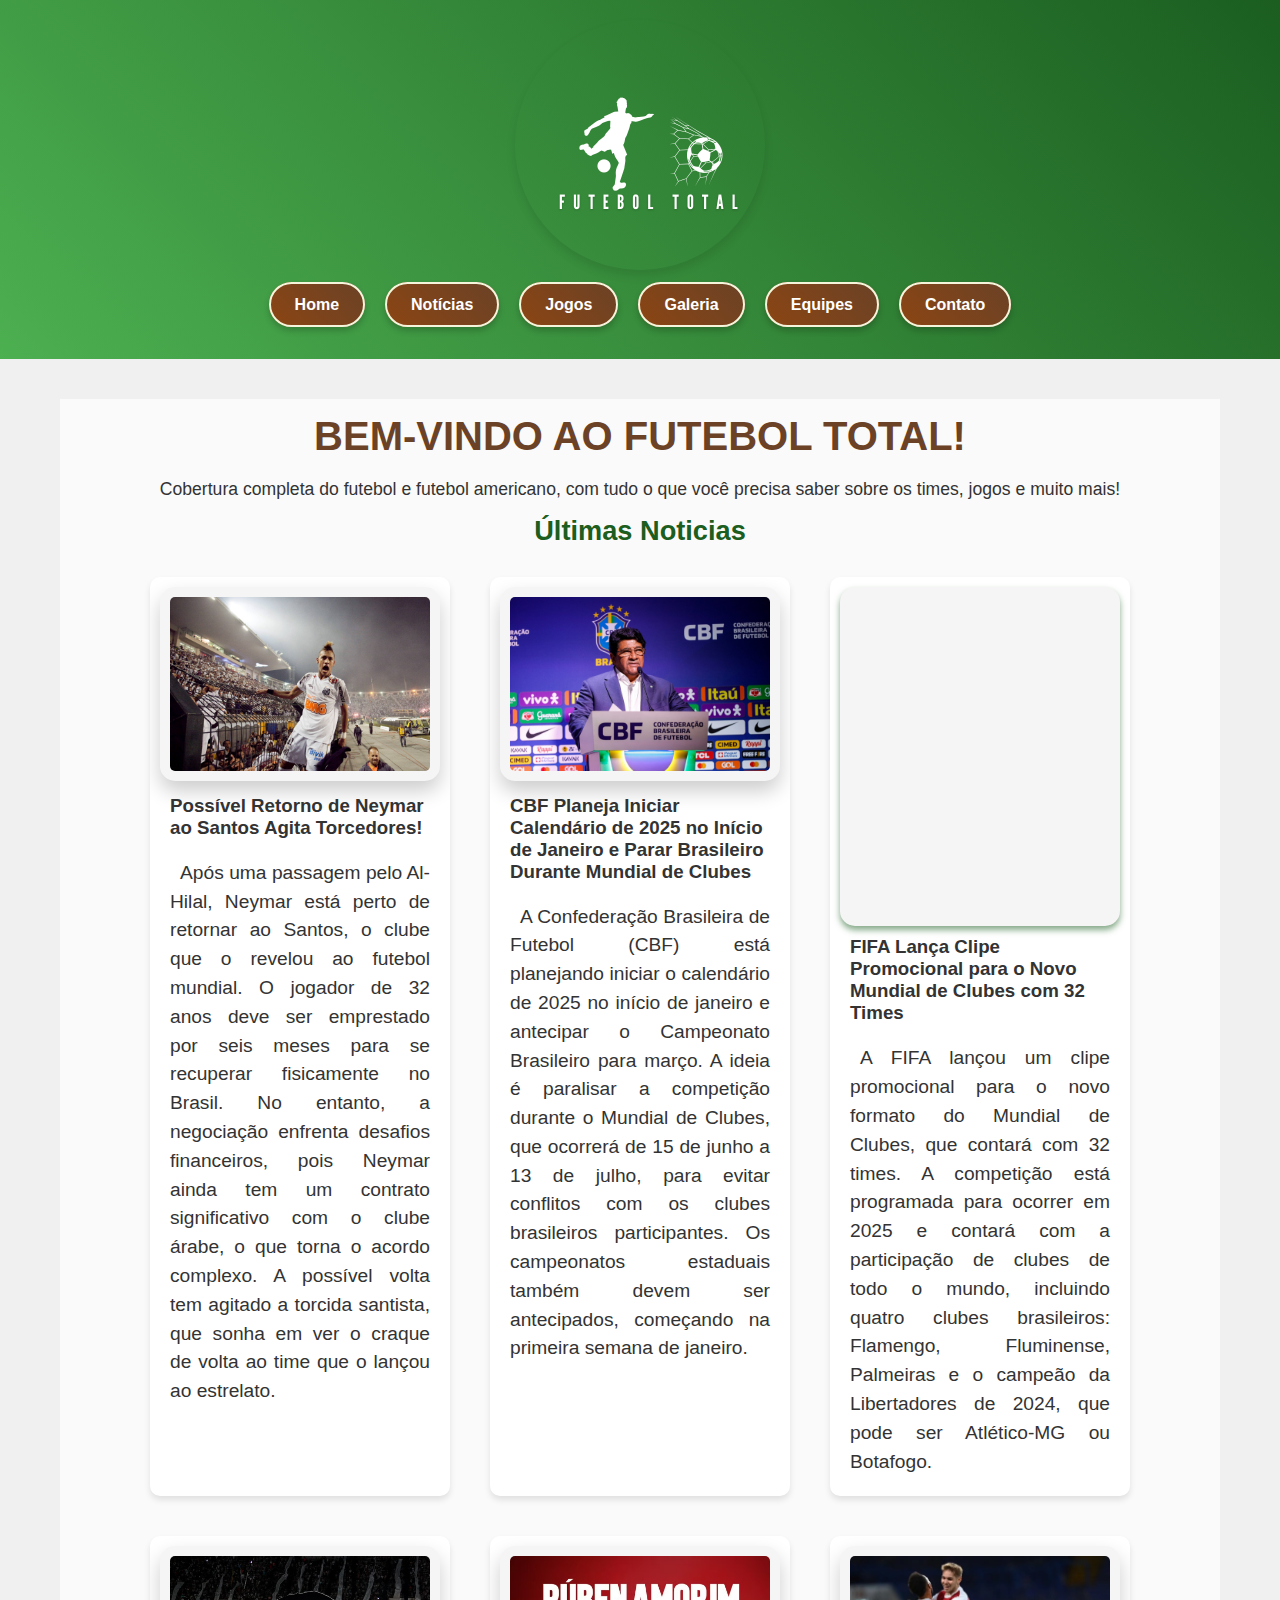
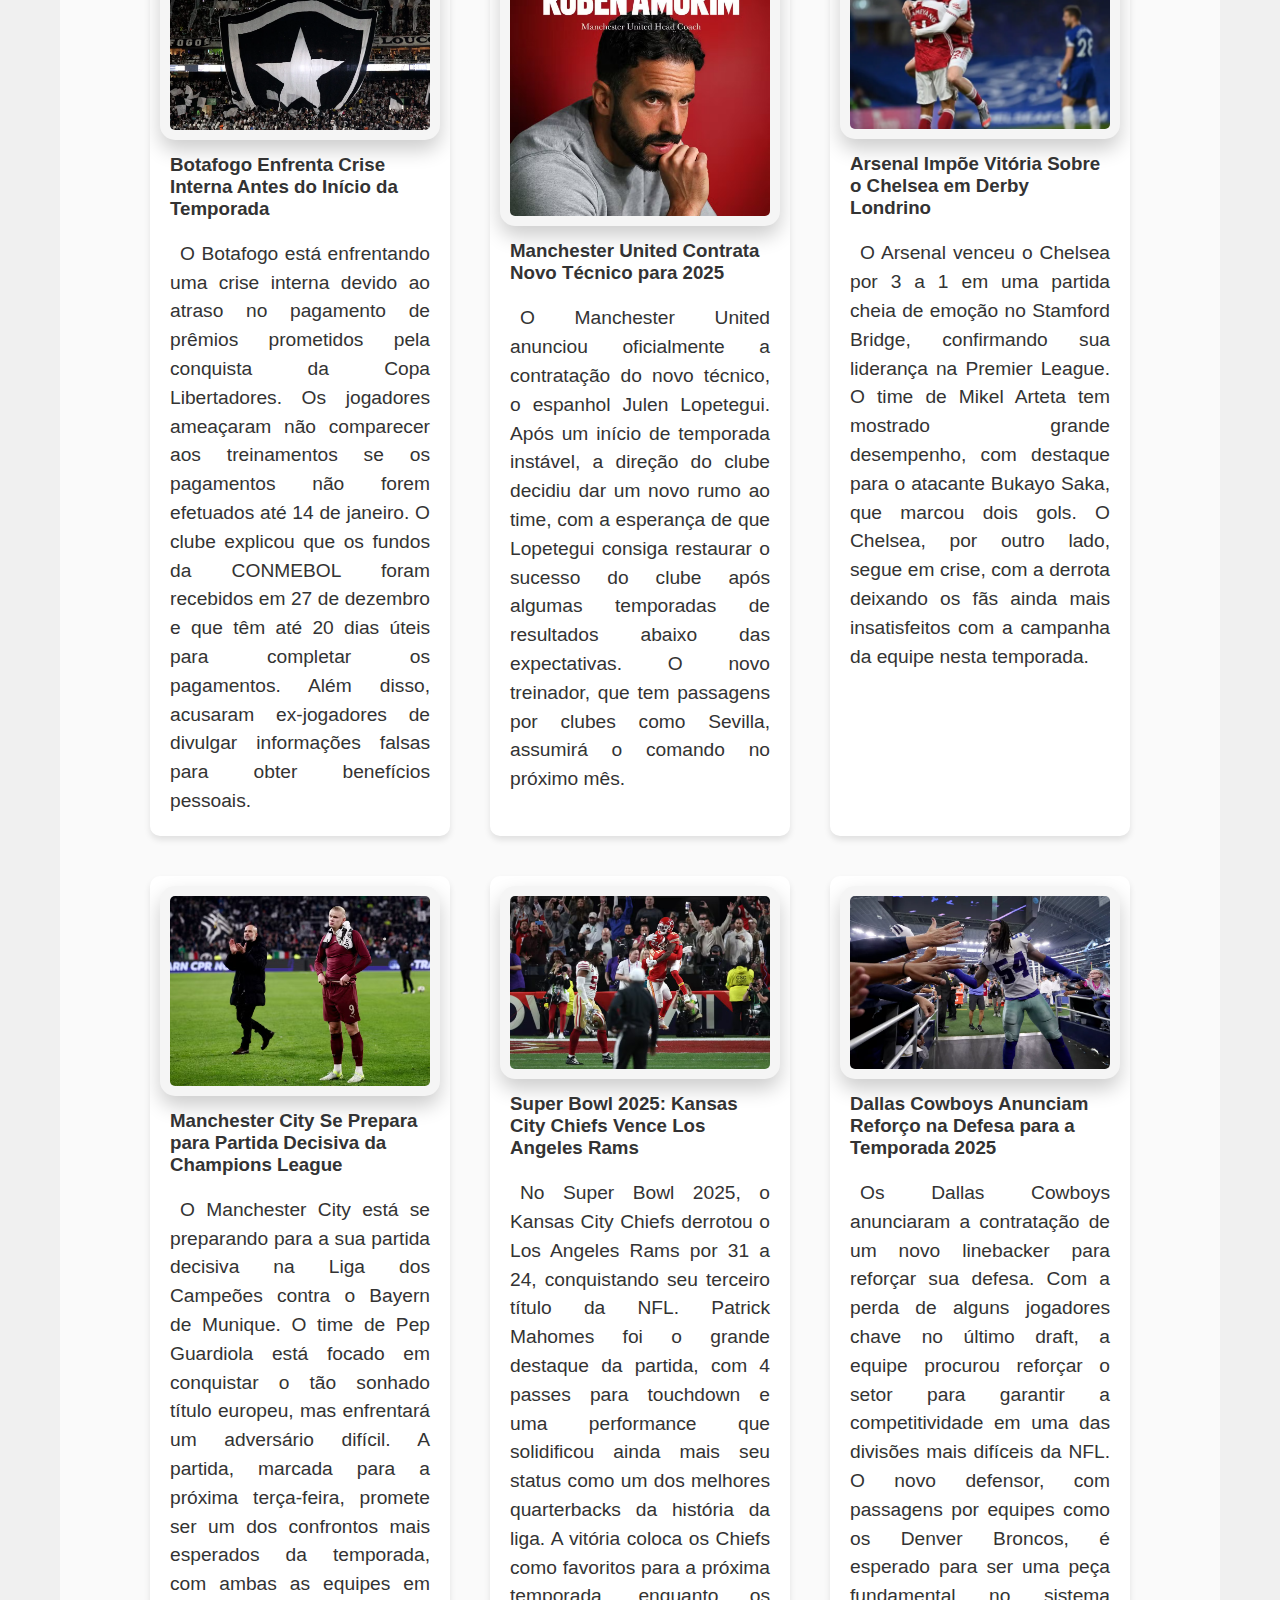
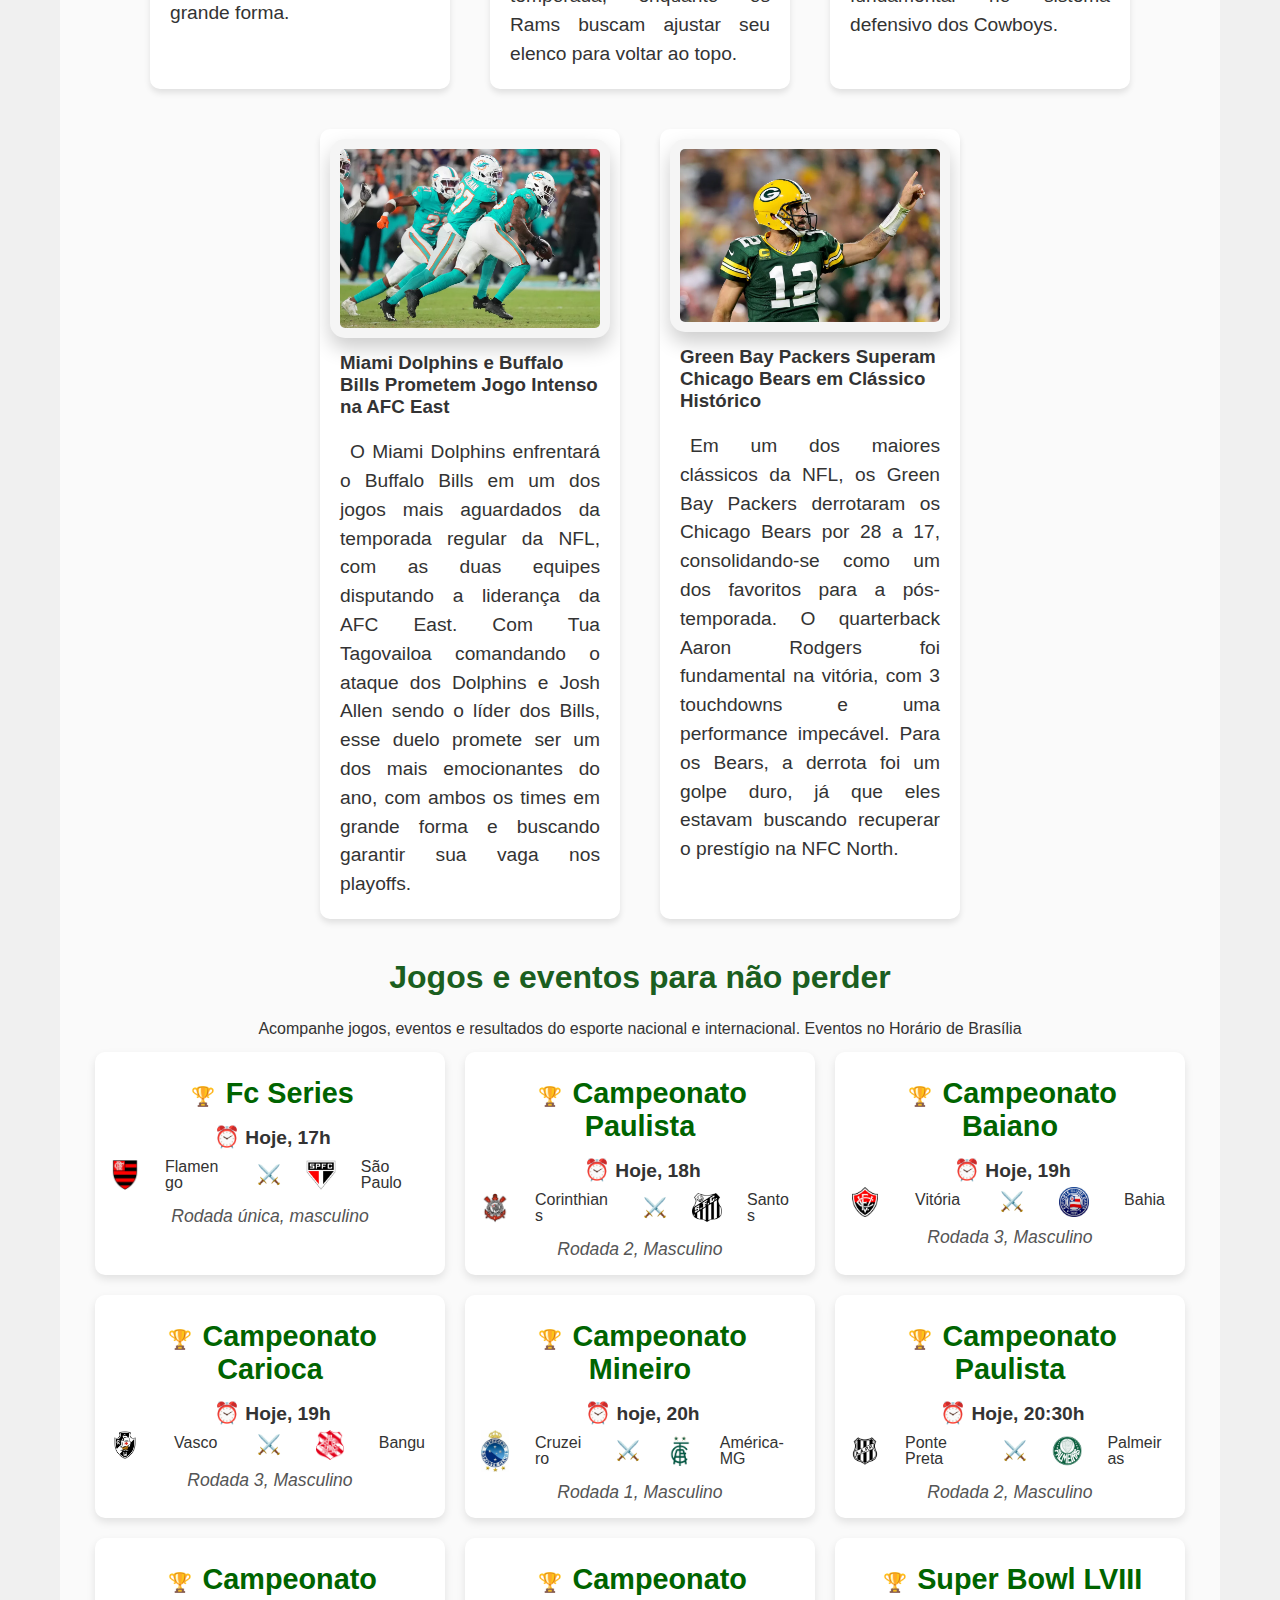
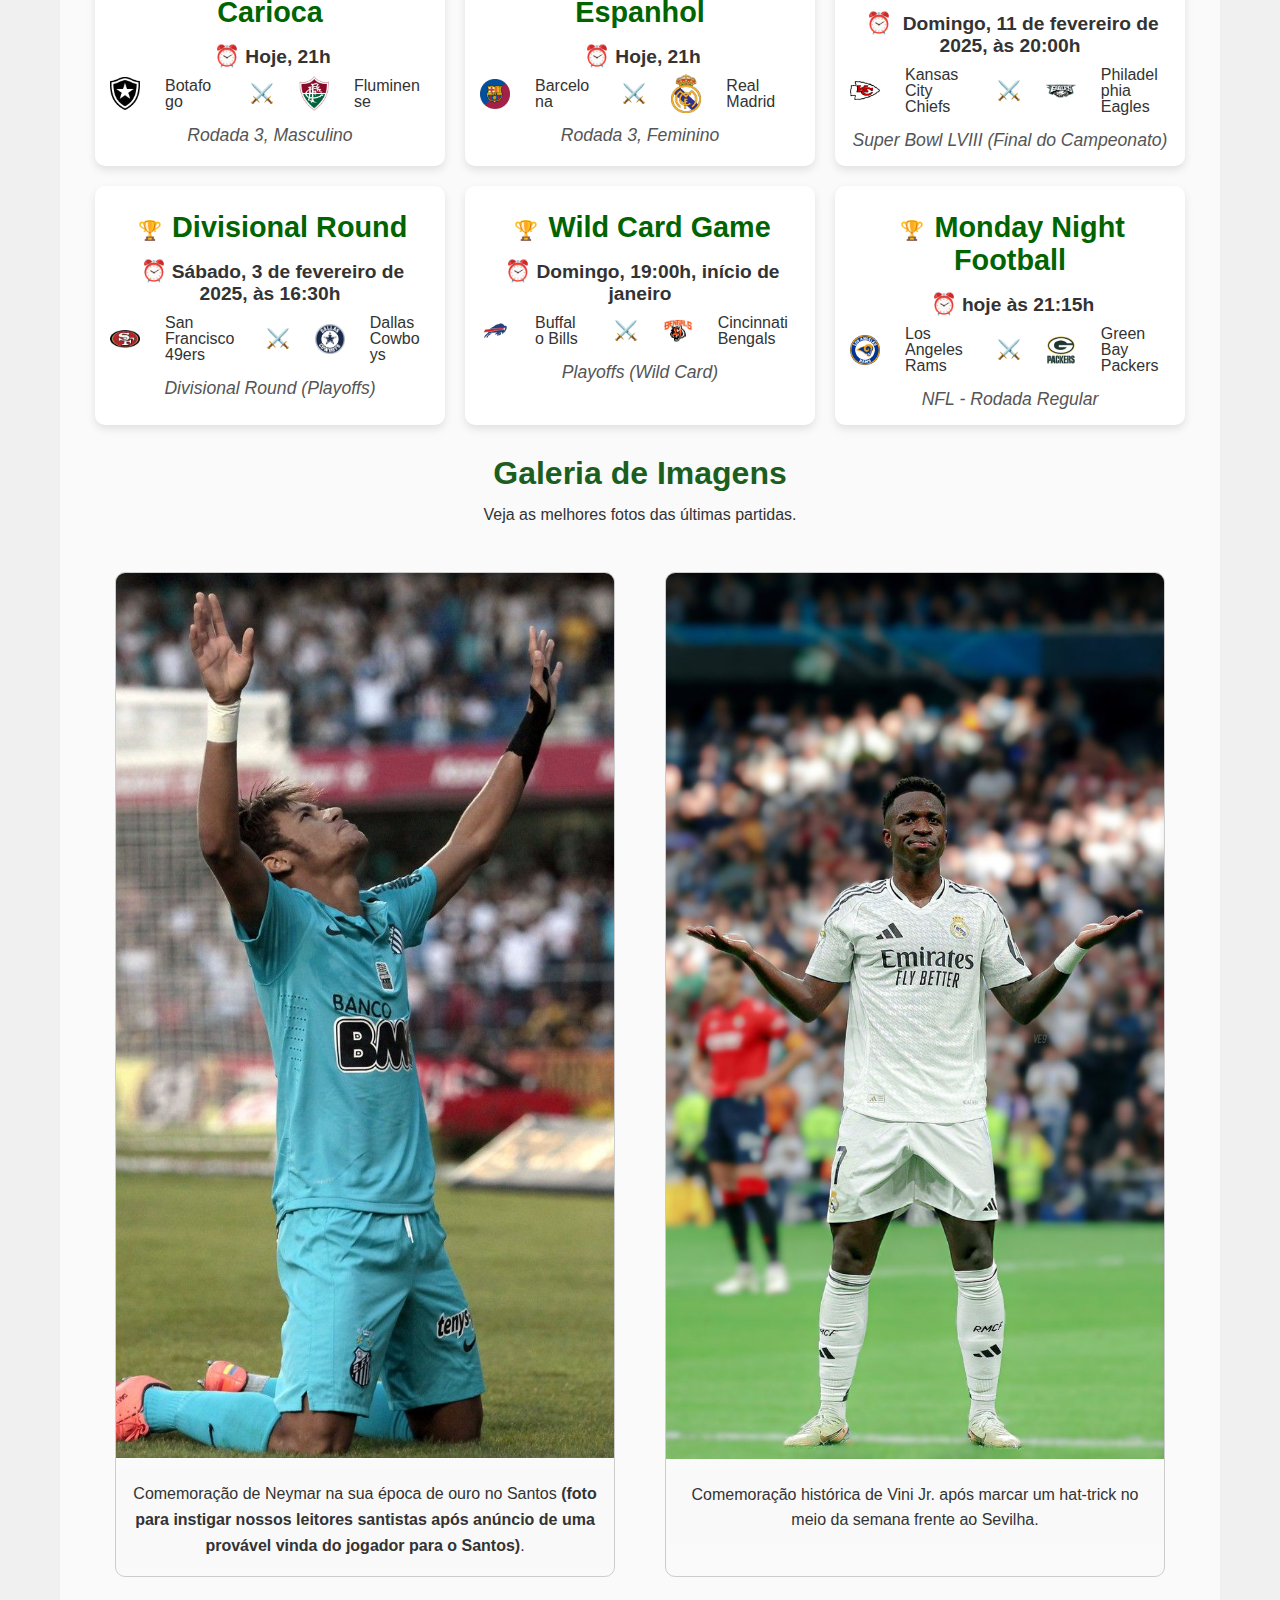
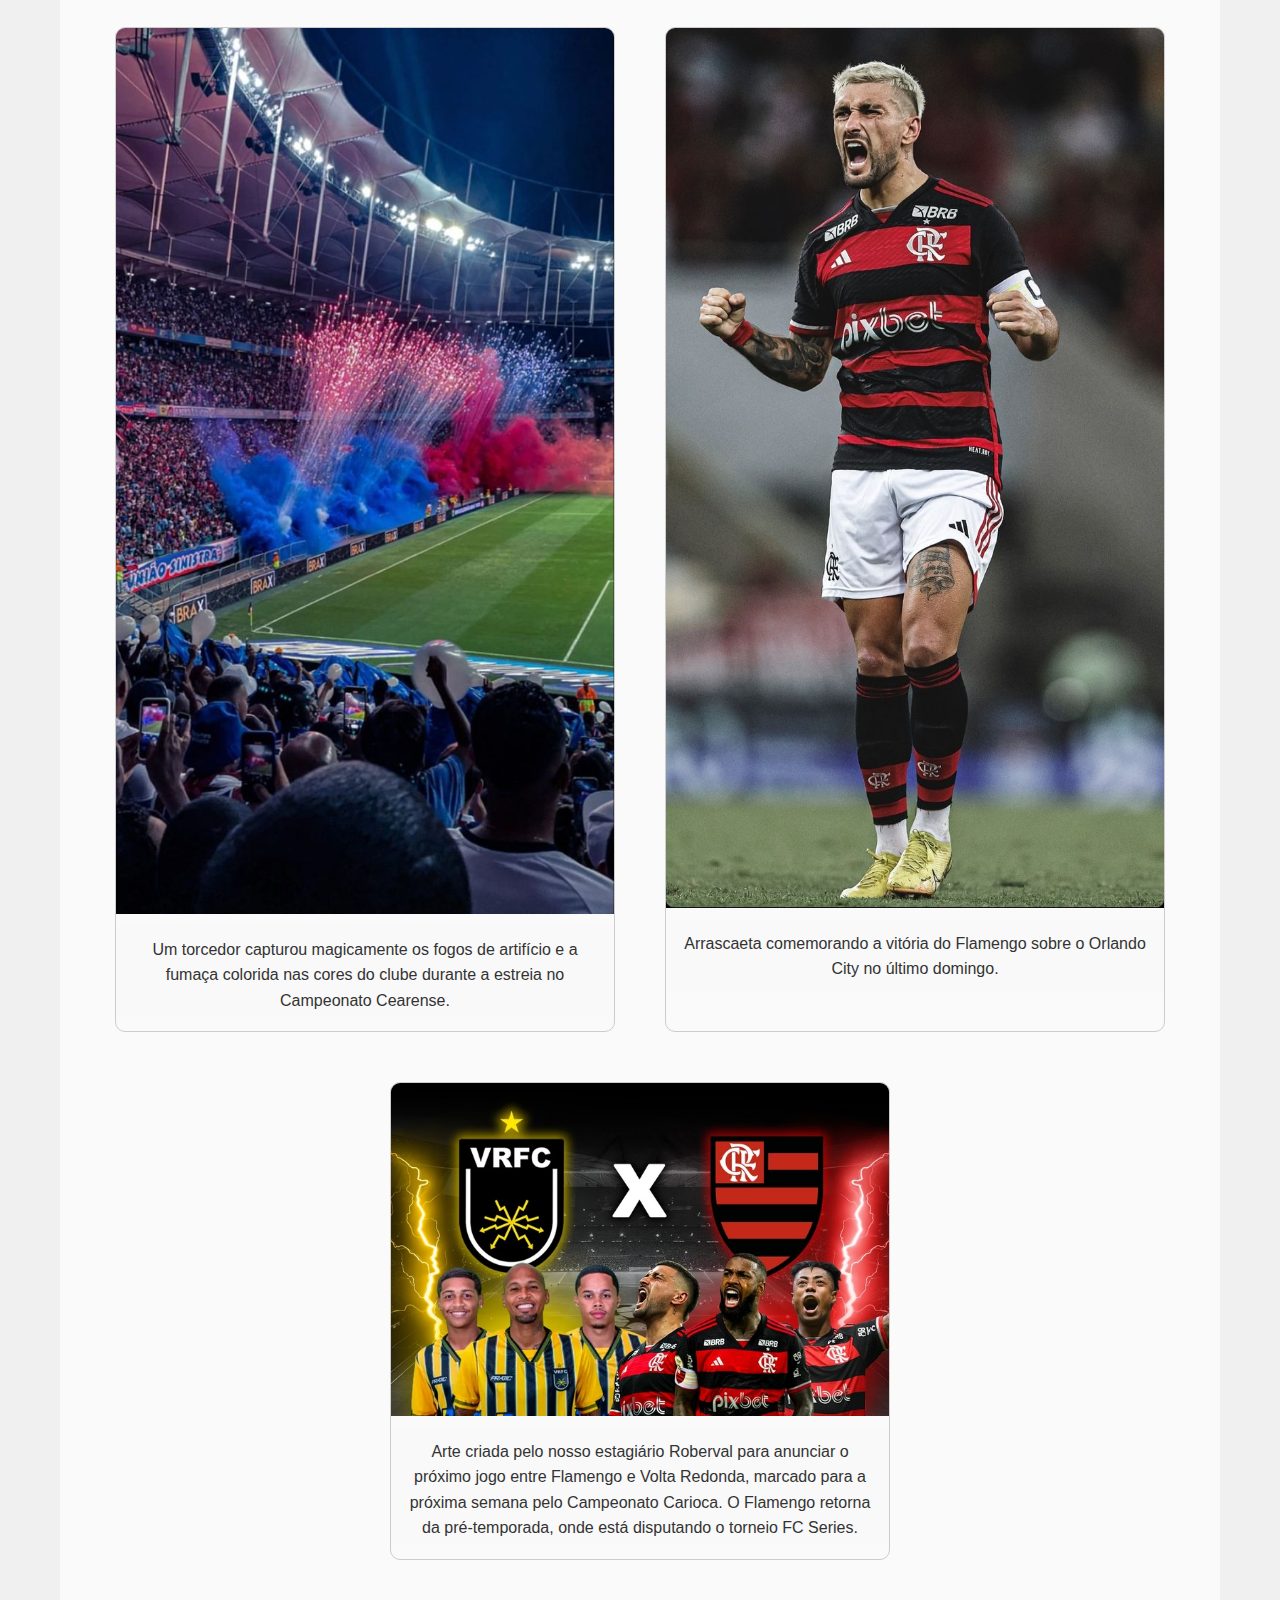
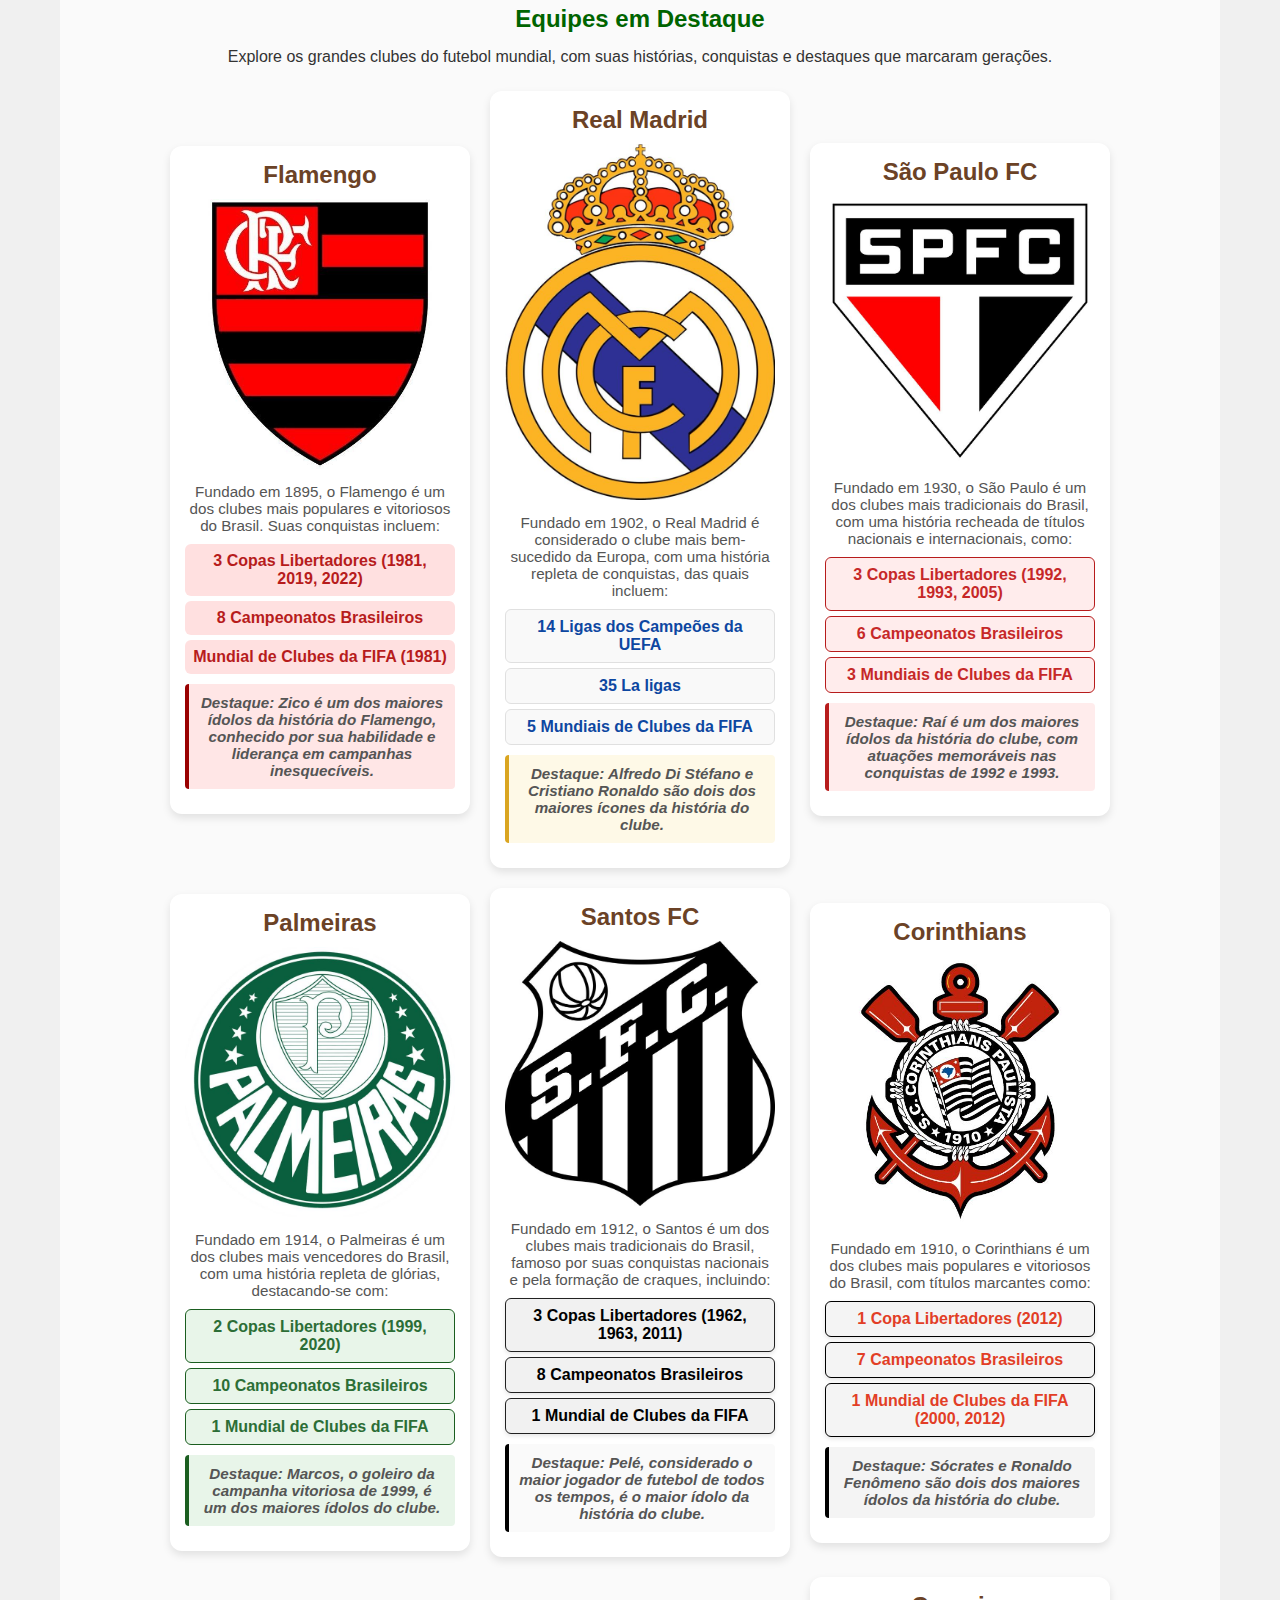
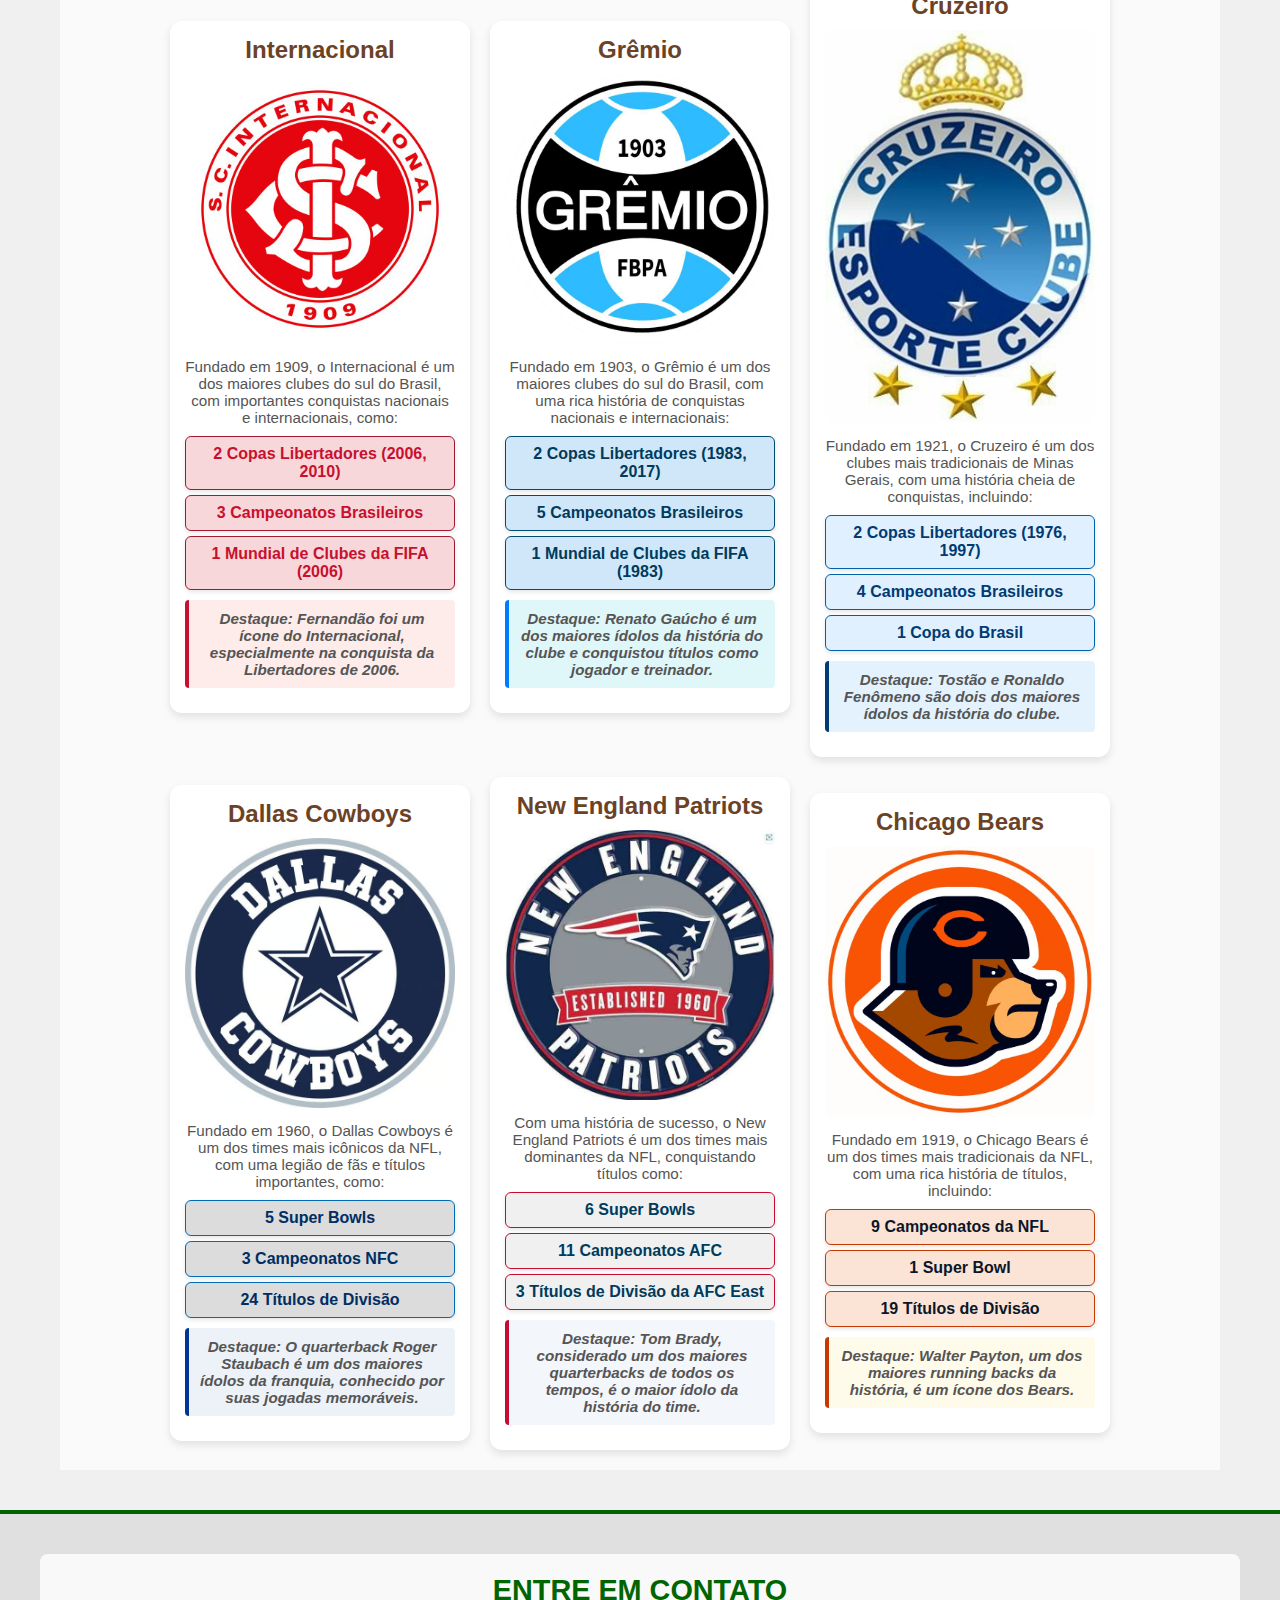
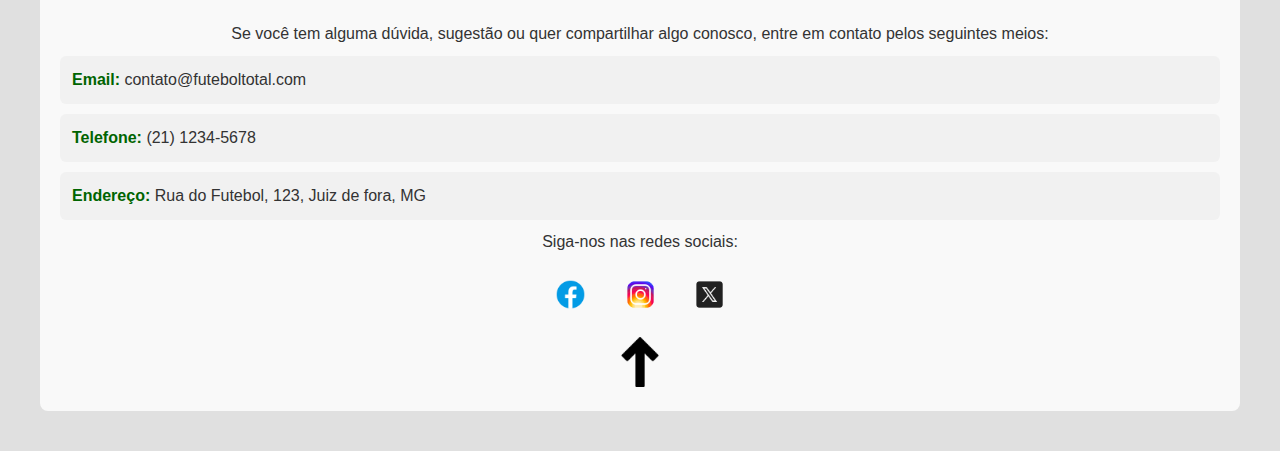
<file: futebol-total/index.html>
<!DOCTYPE html>
<html lang="en">

<head>
    <meta charset="UTF-8">
    <meta name="viewport" content="width=device-width, initial-scale=1.0">
    <title>Futebol Total</title>
    <link rel="stylesheet" href="style.css">
    <link rel="shortcut icon" href="img/jogador-de-futebol.png" type="image/x-icon">
</head>

<body>
    <header id="topo">
        <img src="img/logo.png" alt="logo do site">
        <nav>
            <ul>
                <li><a href="#home">Home</a></li>
                <li><a href="#noticias">Notícias</a></li>
                <li><a href="#jogos">Jogos</a></li>
                <li><a href="#galeria">Galeria</a></li>
                <li><a href="#equipes">Equipes</a></li>
                <li><a href="#contato">Contato</a></li>
            </ul>
        </nav>
    </header>
    <main>
        <section id="home">
            <h1>Bem-vindo ao Futebol Total!</h1>
            <p>Cobertura completa do futebol e futebol americano, com tudo o que você precisa saber sobre os times,
                jogos e muito mais!</p>
        </section>
        <section id="noticias">
            <h2>Últimas Noticias</h2>
            <div id="container-noticias">
                <article class="card-noticias">
                    <img class="image-noticias" src="img/neymar-comeback-santos.jpg" alt="Neymar comemorando no Santos">
                    <h3>Possível Retorno de Neymar ao Santos Agita Torcedores!</h3>
                    <p>Após uma passagem pelo Al-Hilal, Neymar está perto de retornar ao Santos, o clube que o revelou ao futebol mundial. O jogador de 32 anos deve ser emprestado por seis meses para se recuperar fisicamente no Brasil. No entanto, a negociação enfrenta desafios financeiros, pois Neymar ainda tem um contrato significativo com o clube árabe, o que torna o acordo complexo. A possível volta tem agitado a torcida santista, que sonha em ver o craque de volta ao time que o lançou ao estrelato.</p>
                </article>
                
                
                <article class="card-noticias">
                    <img class="image-noticias" src="img/cbf.jpg" alt="Ednaldo Rodrigues, presidente da CBF">
                    <h3>CBF Planeja Iniciar Calendário de 2025 no Início de Janeiro e Parar Brasileiro Durante Mundial
                        de
                        Clubes</h3>
                    <p>A Confederação Brasileira de Futebol (CBF) está planejando iniciar o calendário de 2025 no início
                        de
                        janeiro e antecipar o Campeonato Brasileiro para março. A ideia é paralisar a competição durante
                        o
                        Mundial de Clubes, que ocorrerá de 15 de junho a 13 de julho, para evitar conflitos com os
                        clubes
                        brasileiros participantes. Os campeonatos estaduais também devem ser antecipados, começando na
                        primeira semana de janeiro.</p>
                </article>
                <article class="card-noticias">
                    <div class="video-noticias">
                        <iframe width="100%" height="315" src="https://www.youtube.com/embed/dEi_FJKICYY"
                            title="FIFA revela troféu do Super Mundial de Clubes| AFP" frameborder="0"
                            allow="accelerometer; autoplay; clipboard-write; encrypted-media; gyroscope; picture-in-picture"
                            allowfullscreen>
                        </iframe>
                    </div>
                    <h3>FIFA Lança Clipe Promocional para o Novo Mundial de Clubes com 32 Times</h3>
                    <p>A FIFA lançou um clipe promocional para o novo formato do Mundial de Clubes, que contará com 32
                        times. A competição está programada para ocorrer em 2025 e contará com a participação de clubes
                        de
                        todo o mundo, incluindo quatro clubes brasileiros: Flamengo, Fluminense, Palmeiras e o campeão
                        da
                        Libertadores de 2024, que pode ser Atlético-MG ou Botafogo. </p>
                </article>
                <article class="card-noticias">
                    <img class="image-noticias" src="img/botafogo-noticias.webp"
                        alt="Bandeira do Botafogo estendida pela toricda ">
                    <h3>Botafogo Enfrenta Crise Interna Antes do Início da Temporada</h3>
                    <p>O Botafogo está enfrentando uma crise interna devido ao atraso no pagamento de prêmios prometidos
                        pela conquista da Copa Libertadores. Os jogadores ameaçaram não comparecer aos treinamentos se
                        os
                        pagamentos não forem efetuados até 14 de janeiro. O clube explicou que os fundos da CONMEBOL
                        foram
                        recebidos em 27 de dezembro e que têm até 20 dias úteis para completar os pagamentos. Além
                        disso,
                        acusaram ex-jogadores de divulgar informações falsas para obter benefícios pessoais.</p>
                </article>
                <article class="card-noticias">
                    <img class="image-noticias" src="img/amorim.png"
                        alt=" Imagem do Rúben Amorim o novo técnico do Manchester United">
                    <h3>Manchester United Contrata Novo Técnico para 2025</h3>
                    <p>O Manchester United anunciou oficialmente a contratação do novo técnico, o espanhol Julen
                        Lopetegui.
                        Após um início de temporada instável, a direção do clube decidiu dar um novo rumo ao time, com a
                        esperança
                        de que Lopetegui consiga restaurar o sucesso do clube após algumas temporadas de resultados
                        abaixo das
                        expectativas. O novo treinador, que tem passagens por clubes como Sevilla, assumirá o comando no
                        próximo mês.</p>
                </article>

                <article class="card-noticias">
                    <img class="image-noticias" src="img/arsenal-chelsea.webp"
                        alt="Imagem da vitoria do Arsenal no derby desta quarta-feira frente ao Chelsea ">
                    <h3>Arsenal Impõe Vitória Sobre o Chelsea em Derby Londrino</h3>
                    <p>O Arsenal venceu o Chelsea por 3 a 1 em uma partida cheia de emoção no Stamford Bridge,
                        confirmando sua
                        liderança na Premier League. O time de Mikel Arteta tem mostrado grande desempenho, com destaque
                        para o
                        atacante Bukayo Saka, que marcou dois gols. O Chelsea, por outro lado, segue em crise, com a
                        derrota deixando
                        os fãs ainda mais insatisfeitos com a campanha da equipe nesta temporada.</p>
                </article>

                <article class="card-noticias">
                    <img class="image-noticias" src="img/city.png"
                        alt="Pep Guardiola e Erling Haaland após jogo do Manchester City na Premier League">
                    <h3>Manchester City Se Prepara para Partida Decisiva da Champions League</h3>
                    <p>O Manchester City está se preparando para a sua partida decisiva na Liga dos Campeões contra o
                        Bayern de
                        Munique. O time de Pep Guardiola está focado em conquistar o tão sonhado título europeu, mas
                        enfrentará um
                        adversário difícil. A partida, marcada para a próxima terça-feira, promete ser um dos confrontos
                        mais esperados
                        da temporada, com ambas as equipes em grande forma.</p>
                </article>

                <article class="card-noticias">
                    <img class="image-noticias" src="img/kansas.png"
                        alt="Mecole Hardman, do Kansas City Chiefs, comemora o touchdown da vitória no Super Bowl LVIII">
                    <h3>Super Bowl 2025: Kansas City Chiefs Vence Los Angeles Rams</h3>
                    <p>No Super Bowl 2025, o Kansas City Chiefs derrotou o Los Angeles Rams por 31 a 24, conquistando
                        seu
                        terceiro título da NFL. Patrick Mahomes foi o grande destaque da partida, com 4 passes para
                        touchdown e
                        uma performance que solidificou ainda mais seu status como um dos melhores quarterbacks da
                        história da liga.
                        A vitória coloca os Chiefs como favoritos para a próxima temporada, enquanto os Rams buscam
                        ajustar seu elenco
                        para voltar ao topo.</p>
                </article>

                <article class="card-noticias">
                    <img class="image-noticias" src="img/Dallas Cowboys.webp"
                        alt="Jake Ferguson, do Dallas Cowboys, passa pela marcação do Philadelphia Eagles">
                    <h3>Dallas Cowboys Anunciam Reforço na Defesa para a Temporada 2025</h3>
                    <p>Os Dallas Cowboys anunciaram a contratação de um novo linebacker para reforçar sua defesa. Com a
                        perda de alguns
                        jogadores chave no último draft, a equipe procurou reforçar o setor para garantir a
                        competitividade em uma
                        das divisões mais difíceis da NFL. O novo defensor, com passagens por equipes como os Denver
                        Broncos, é
                        esperado para ser uma peça fundamental no sistema defensivo dos Cowboys.</p>
                </article>

                <article class="card-noticias">
                    <img class="image-noticias" src="img/Miami Dolphins.webp"
                        alt="Imagem da preparação do Miami Dolphins ">
                    <h3>Miami Dolphins e Buffalo Bills Prometem Jogo Intenso na AFC East</h3>
                    <p>O Miami Dolphins enfrentará o Buffalo Bills em um dos jogos mais aguardados da temporada regular
                        da NFL,
                        com as duas equipes disputando a liderança da AFC East. Com Tua Tagovailoa comandando o ataque
                        dos Dolphins
                        e Josh Allen sendo o líder dos Bills, esse duelo promete ser um dos mais emocionantes do ano,
                        com ambos os times
                        em grande forma e buscando garantir sua vaga nos playoffs.</p>
                </article>

                <article class="card-noticias">
                    <img class="image-noticias" src="img/Green Bay Packers.webp"
                        alt="Imagem do Aaron Rodgers em Packers x Bears">
                    <h3>Green Bay Packers Superam Chicago Bears em Clássico Histórico</h3>
                    <p>Em um dos maiores clássicos da NFL, os Green Bay Packers derrotaram os Chicago Bears por 28 a 17,
                        consolidando-se como um dos favoritos para a pós-temporada. O quarterback Aaron Rodgers foi
                        fundamental
                        na vitória, com 3 touchdowns e uma performance impecável. Para os Bears, a derrota foi um golpe
                        duro,
                        já que eles estavam buscando recuperar o prestígio na NFC North.</p>
                </article>
            </div>
            

        </section>

        <section id="jogos">
            <h2>Jogos e eventos para não perder</h2>
            <p>Acompanhe jogos, eventos e resultados do esporte nacional e internacional. Eventos no Horário de Brasília
            </p>
            <div class="container-jogos">
                <div class="container-jogos">
                    <div class="card">
                        <h3>Fc Series</h3>
                        <p class="hora"><strong>Hoje, 17h</strong></p>
                        <div class="container-card-jogos">
                            <img class="escudos-card-jogos" src="img/escudo-flamengo.jpeg" alt="Escudo do Flamengo">
                            <span>Flamengo</span> <span class="espadinha">⚔️</span>
                            <img class="escudos-card-jogos" src="img/escudo-sao-paulo.jpeg" alt="Escudo do São Paulo">
                            <span>São Paulo</span>
                        </div>
                        <p class="genero">Rodada única, masculino</p>
                    </div>

                    <div class="card">
                        <h3>Campeonato Paulista</h3>
                        <p class="hora"><strong>Hoje, 18h</strong></p>
                        <div class="container-card-jogos">
                            <img class="escudos-card-jogos" src="img/escudo-corinthians.jpeg"
                                alt="Escudo do Corinthians">
                            <span>Corinthians</span> <span class="espadinha">⚔️</span>
                            <img class="escudos-card-jogos" src="img/escudo-santos.jpeg" alt="Escudo do Santos">
                            <span>Santos</span>
                        </div>
                        <p class="genero">Rodada 2, Masculino</p>
                    </div>

                    <div class="card">
                        <h3>Campeonato Baiano</h3>
                        <p class="hora"><strong>Hoje, 19h</strong></p>
                        <div class="container-card-jogos">
                            <img class="escudos-card-jogos" src="img/escudo-vitoria.jpg" alt="Escudo do Vitória">
                            <span>Vitória</span> <span class="espadinha">⚔️</span>
                            <img class="escudos-card-jogos" src="img/escudo-bahia.jpg" alt="Escudo do Bahia">
                            <span>Bahia</span>
                        </div>
                        <p class="genero">Rodada 3, Masculino</p>
                    </div>

                    <div class="card">
                        <h3>Campeonato Carioca</h3>
                        <p class="hora"><strong>Hoje, 19h</strong></p>
                        <div class="container-card-jogos">
                            <img class="escudos-card-jogos" src="img/escudo-vasco.jpg" alt="Escudo do Vasco">
                            <span>Vasco</span> <span class="espadinha">⚔️</span>
                            <img class="escudos-card-jogos" src="img/escudo-bangu.jpg" alt="Escudo do Banhgu">
                            <span>Bangu</span>
                        </div>
                        <p class="genero">Rodada 3, Masculino</p>
                    </div>

                    <div class="card">
                        <h3>Campeonato Mineiro</h3>
                        <p class="hora"><strong>hoje, 20h</strong></p>
                        <div class="container-card-jogos">
                            <img class="escudos-card-jogos" src="img/escudo-cruzeiro.jpg" alt="Escudo do Cruzeiro">
                            <span>Cruzeiro</span> <span class="espadinha">⚔️</span>
                            <img class="escudos-card-jogos" src="img/escudo-america.png"
                                alt="Escudo do América Futebol Clube">
                            <span>América-MG</span>
                        </div>
                        <p class="genero">Rodada 1, Masculino</p>
                    </div>

                    <div class="card">
                        <h3>Campeonato Paulista</h3>
                        <p class="hora"><strong>Hoje, 20:30h</strong></p>
                        <div class="container-card-jogos">
                            <img class="escudos-card-jogos" src="img/escudo-ponte-preta.jpg"
                                alt="Escudo da Ponte Preta">
                            <span>Ponte Preta</span> <span class="espadinha">⚔️</span>
                            <img class="escudos-card-jogos" src="img/escudo-palmeiras.jpeg" alt="Escudo do Palmeiras">
                            <span>Palmeiras</span>
                        </div>
                        <p class="genero">Rodada 2, Masculino</p>
                    </div>

                    <div class="card">
                        <h3>Campeonato Carioca</h3>
                        <p class="hora"><strong>Hoje, 21h</strong></p>
                        <div class="container-card-jogos">
                            <img class="escudos-card-jogos" src="img/escudo-botafogo.jpg" alt="Escudo do Botafogo">
                            <span>Botafogo</span> <span class="espadinha">⚔️</span>
                            <img class="escudos-card-jogos" src="img/escudo-fluminense.jpg" alt="Escudo do Fluminense">
                            <span>Fluminense</span>
                        </div>
                        <p class="genero">Rodada 3, Masculino</p>
                    </div>

                    <div class="card">
                        <h3>Campeonato Espanhol</h3>
                        <p class="hora"><strong>Hoje, 21h</strong></p>
                        <div class="container-card-jogos">
                            <img class="escudos-card-jogos" src="img/escudo-barcelona.jpg" alt="Escudo do Barcelona">
                            <span>Barcelona</span> <span class="espadinha">⚔️</span>
                            <img class="escudos-card-jogos" src="img/escudo-real-madrid.jpeg"
                                alt="Escudo do Real Madrid">
                            <span>Real Madrid</span>
                        </div>
                        <p class="genero">Rodada 3, Feminino</p>
                    </div>

                    <div class="card">
                        <h3>Super Bowl LVIII</h3>
                        <p class="hora"><strong> Domingo, 11 de fevereiro de 2025, às 20:00h</strong></p>
                        <div class="container-card-jogos">
                            <img class="escudos-card-jogos" src="img/escudo-kansas.jpg"
                                alt="Escudo do time de futebol americano Kansas City Chiefs">
                            <span>Kansas City Chiefs</span> <span class="espadinha">⚔️</span>
                            <img class="escudos-card-jogos" src="img/escudo-philadelphia.jpg"
                                alt="Escudo do time de futebol americano Philadelphia Eagles">
                            <span>Philadelphia Eagles</span>
                        </div>
                        <p class="genero">Super Bowl LVIII (Final do Campeonato)</p>
                    </div>

                    <div class="card">
                        <h3>Divisional Round</h3>
                        <p class="hora"><strong>Sábado, 3 de fevereiro de 2025, às 16:30h</strong></p>
                        <div class="container-card-jogos">
                            <img class="escudos-card-jogos" src="img/escudo-san-francisco.jpg"
                                alt="Escudo do time de futebol americano San Francisco 49ers">
                            <span>San Francisco 49ers</span> <span class="espadinha">⚔️</span>
                            <img class="escudos-card-jogos" src="img/escudo-dallas-cowboys.jpeg"
                                alt="Escudo do time de futebol americano Dallas Cowboys">
                            <span>Dallas Cowboys</span>
                        </div>
                        <p class="genero">Divisional Round (Playoffs)</p>
                    </div>

                    <div class="card">
                        <h3>Wild Card Game</h3>
                        <p class="hora"><strong>Domingo, 19:00h, início de janeiro</strong></p>
                        <div class="container-card-jogos">
                            <img class="escudos-card-jogos" src="img/escudo-buffalo.jpg"
                                alt="Escudo do time de futebol americano Buffalo Bills">
                            <span>Buffalo Bills</span> <span class="espadinha">⚔️</span>
                            <img class="escudos-card-jogos" src="img/escudo-bengeals.jpg"
                                alt="Escudo do time de futebol americano Cincinnati Bengals">
                            <span>Cincinnati Bengals</span>
                        </div>
                        <p class="genero"> Playoffs (Wild Card)</p>
                    </div>

                    <div class="card">
                        <h3>Monday Night Football</h3>
                        <p class="hora"><strong>hoje às 21:15h</strong></p>
                        <div class="container-card-jogos">
                            <img class="escudos-card-jogos" src="img/escudo-la.jpg"
                                alt="Escudo do time de futebol americano Los Angeles Rams"><span>Los Angeles Rams</span>
                            <span class="espadinha">⚔️</span>
                            <img class="escudos-card-jogos" src="img/escudo-packers.jpg"
                                alt="Escudo do time de futebol americano Green Bay Packers"><span>Green Bay
                                Packers</span>
                        </div>
                        <p class="genero"> NFL - Rodada Regular</p>
                    </div>
                </div>
        </section>

        <section id="galeria">
            <h2>Galeria de Imagens</h2>
            <p>Veja as melhores fotos das últimas partidas.</p>
            <div id="container-galeria">
                <div class="image">
                    <img src="img/neymar-comemorando.jpg" alt="Jogador Neymar comemorando um gol">
                    <p>Comemoração de Neymar na sua época de ouro no Santos <strong>&lpar;foto para instigar nossos leitores santistas após anúncio de uma provável vinda do jogador para o Santos&rpar;</strong>.</p>
                </div>
                <div class="image">
                    <img src="img/vini-jr.jpg" alt="Jogador Vinicius Júnior comemorando um gol">
                    <p>Comemoração histórica de Vini Jr. após marcar um hat-trick no meio da semana frente ao Sevilha.</p>
                </div>
                <div class="image">
                    <img src="img/fortalzea-toricda.jpeg" alt="Toricda do Fortaleza festejando">
                    <p>Um torcedor capturou magicamente os fogos de artifício e a fumaça colorida nas cores do clube durante
                        a estreia no Campeonato Cearense.</p>
                </div>
                <div class="image">
                    <img src="img/arrascaeta.jpg" alt="Flamengo agradecendo a toricda após vitória">
                    <p>Arrascaeta comemorando a vitória do Flamengo sobre o Orlando City no último domingo.</p>
                </div>
                <div class="image">
                    <img src="img/flamengo-volta-redonda.png" alt="Arte para o jogo Flamengo e Volta Redonda">
                    <p>Arte criada pelo nosso estagiário Roberval para anunciar o próximo jogo entre Flamengo e Volta
                        Redonda, marcado para a próxima semana pelo Campeonato Carioca. O Flamengo retorna da pré-temporada,
                        onde está disputando o torneio FC Series.</p>
                </div>
            </div>
        </section>

        <section id="equipes">
            <h2>Equipes em Destaque</h2>
            <p>Explore os grandes clubes do futebol mundial, com suas histórias, conquistas e destaques que marcaram
                gerações.</p>

            <div id="container-times">
                <article class="time-card flamengo">
                    <h3>Flamengo</h3>
                    <img class="time-img" src="img/escudo-flamengo.jpeg" alt="Escudo do Flamengo">
                    <p>Fundado em 1895, o Flamengo é um dos clubes mais populares e vitoriosos do Brasil. Suas conquistas
                        incluem:</p>
                    <div class="flamengo">
                        <ul>
                            <li>3 Copas Libertadores (1981, 2019, 2022)</li>
                            <li>8 Campeonatos Brasileiros</li>
                            <li>Mundial de Clubes da FIFA (1981)</li>
                        </ul>
                    </div>
                    <p class="destaque-flamengo"><strong>Destaque:</strong> Zico é um dos maiores ídolos da história do Flamengo, conhecido por sua
                        habilidade e liderança em campanhas inesquecíveis.</p>
                </article>
                <article class="time-card real-madrid">
                    <h3>Real Madrid</h3>
                    <img class="time-img" src="img/escudo-real-madrid.jpeg" alt="Escudo do Real Madrid">
                    <p>Fundado em 1902, o Real Madrid é considerado o clube mais bem-sucedido da Europa, com uma história
                        repleta de conquistas, das quais incluem:</p>
                    <div class="real-madrid">
                        <ul>
                            <li>14 Ligas dos Campeões da UEFA</li>
                            <li>35 La ligas</li>
                            <li>5 Mundiais de Clubes da FIFA</li>
                        </ul>
                    </div>
                    <p class="destaque-real-madrid"><strong>Destaque:</strong> Alfredo Di Stéfano e Cristiano Ronaldo são dois dos maiores ícones da
                        história do clube.</p>
                </article>
                <article class="time-card">
                    <h3>São Paulo FC</h3>
                    <img class="time-img" src="img/escudo-sao-paulo.jpeg" alt="Escudo do São Paulo">
                    <p>Fundado em 1930, o São Paulo é um dos clubes mais tradicionais do Brasil, com uma história recheada
                        de títulos nacionais e internacionais, como:</p>
                    <div class="sao-paulo">
                        <ul>
                            <li>3 Copas Libertadores (1992, 1993, 2005)</li>
                            <li>6 Campeonatos Brasileiros</li>
                            <li>3 Mundiais de Clubes da FIFA</li>
                        </ul>
                    </div>
                    <p class="destaque-sao-paulo"><strong>Destaque:</strong> Raí é um dos maiores ídolos da história do clube, com atuações memoráveis
                        nas conquistas de 1992 e 1993.</p>
                </article>
                <article class="time-card">
                    <h3>Palmeiras</h3>
                    <img class="time-img" src="img/escudo-palmeiras.jpeg" alt="Escudo do Palmeiras">
                    <p>Fundado em 1914, o Palmeiras é um dos clubes mais vencedores do Brasil, com uma história repleta de
                        glórias, destacando-se com:</p>
                    <div class="palmeiras">
                        <ul>
                            <li>2 Copas Libertadores (1999, 2020)</li>
                            <li>10 Campeonatos Brasileiros</li>
                            <li>1 Mundial de Clubes da FIFA</li>
                        </ul>
                    </div>
                    <p class="destaque-palmeiras"><strong>Destaque:</strong> Marcos, o goleiro da campanha vitoriosa de 1999, é um dos maiores ídolos
                        do clube.</p>
                </article>
                <article class="time-card">
                    <h3>Santos FC</h3>
                    <img class="time-img" src="img/escudo-santos.jpeg" alt="Escudo do Santos">
                    <p>Fundado em 1912, o Santos é um dos clubes mais tradicionais do Brasil, famoso por suas conquistas
                        nacionais e pela formação de craques, incluindo:</p>
                    <div class="santos">
                        <ul>
                            <li>3 Copas Libertadores (1962, 1963, 2011)</li>
                            <li>8 Campeonatos Brasileiros</li>
                            <li>1 Mundial de Clubes da FIFA</li>
                        </ul>
                    </div>
                    <p class="destaque-santos"><strong>Destaque:</strong> Pelé, considerado o maior jogador de futebol de todos os tempos, é o maior
                        ídolo da história do clube.</p>
                </article>
                <article class="time-card">
                    <h3>Corinthians</h3>
                    <img class="time-img" src="img/escudo-corinthians.jpeg" alt="Escudo do Corinthians">
                    <p>Fundado em 1910, o Corinthians é um dos clubes mais populares e vitoriosos do Brasil, com títulos
                        marcantes como:</p>
                    <div class="corinthians">
                        <ul>
                            <li>1 Copa Libertadores (2012)</li>
                            <li>7 Campeonatos Brasileiros</li>
                            <li>1 Mundial de Clubes da FIFA (2000, 2012)</li>
                        </ul>
                    </div>
                    <p class="destaque-corinthians"><strong>Destaque:</strong> Sócrates e Ronaldo Fenômeno são dois dos maiores ídolos da história do
                        clube.</p>
                </article>
                <article class="time-card">
                    <h3>Internacional</h3>
                    <img class="time-img" src="img/escudo-internacional.jpeg" alt="Escudo do Internacional">
                    <p>Fundado em 1909, o Internacional é um dos maiores clubes do sul do Brasil, com importantes conquistas
                        nacionais e internacionais, como:</p>
                    <div class="internacional">
                        <ul>
                            <li>2 Copas Libertadores (2006, 2010)</li>
                            <li>3 Campeonatos Brasileiros</li>
                            <li>1 Mundial de Clubes da FIFA (2006)</li>
                        </ul>
                    </div>
                    <p class="destaque-internacional"><strong>Destaque:</strong> Fernandão foi um ícone do Internacional, especialmente na conquista da
                        Libertadores de 2006.</p>
                </article>
                <article class="time-card">
                    <h3>Grêmio</h3>
                    <img class="time-img" src="img/escudo-gremio.jpeg" alt="Escudo do Grêmio">
                    <p>Fundado em 1903, o Grêmio é um dos maiores clubes do sul do Brasil, com uma rica história de
                        conquistas nacionais e internacionais:</p>
                    <div class="gremio">
                        <ul>
                            <li>2 Copas Libertadores (1983, 2017)</li>
                            <li>5 Campeonatos Brasileiros</li>
                            <li>1 Mundial de Clubes da FIFA (1983)</li>
                        </ul>
                    </div>
                    <p class="destaque-gremio"><strong>Destaque:</strong> Renato Gaúcho é um dos maiores ídolos da história do clube e conquistou
                        títulos como jogador e treinador.</p>
                </article>
                <article class="time-card">
                    <h3>Cruzeiro</h3>
                    <img class="time-img" src="img/escudo-cruzeiro.jpg" alt="Escudo do Cruzeiro">
                    <p>Fundado em 1921, o Cruzeiro é um dos clubes mais tradicionais de Minas Gerais, com uma história cheia
                        de conquistas, incluindo:</p>
                    <div class="cruzeiro">
                        <ul>
                            <li>2 Copas Libertadores (1976, 1997)</li>
                            <li>4 Campeonatos Brasileiros</li>
                            <li>1 Copa do Brasil</li>
                        </ul>
                    </div>
                    <p class="destaque-cruzeiro"><strong>Destaque:</strong> Tostão e Ronaldo Fenômeno são dois dos maiores ídolos da história do
                        clube.</p>
                </article>
                <article class="time-card">
                    <h3>Dallas Cowboys</h3>
                    <img class="time-img" src="img/escudo-dallas-cowboys.jpeg" alt="Escudo do Dallas Cowboys">
                    <p>Fundado em 1960, o Dallas Cowboys é um dos times mais icônicos da NFL, com uma legião de fãs e
                        títulos
                        importantes, como:</p>
                    <div class="dallas-cowboys">
                        <ul>
                            <li>5 Super Bowls</li>
                            <li>3 Campeonatos NFC</li>
                            <li>24 Títulos de Divisão</li>
                        </ul>
                    </div>
                    <p class="destaque-cowboys"><strong>Destaque:</strong> O quarterback Roger Staubach é um dos maiores ídolos da franquia,
                        conhecido
                        por suas jogadas memoráveis.</p>
                </article>
                <article class="time-card">
                    <h3>New England Patriots</h3>
                    <img class="time-img" src="img/escudo-new-england-patriots.jpeg.jpeg" alt="Escudo do New England Patriots">
                    <p>Com uma história de sucesso, o New England Patriots é um dos times mais dominantes da NFL,
                        conquistando
                        títulos como:</p>
                    <div class="new-england-patriots">
                        <ul>
                            <li>6 Super Bowls</li>
                            <li>11 Campeonatos AFC</li>
                            <li>3 Títulos de Divisão da AFC East</li>
                        </ul>
                    </div>
                    <p class="destaque-patriots"><strong>Destaque:</strong> Tom Brady, considerado um dos maiores quarterbacks de todos os tempos, é o
                        maior ídolo da história do time.</p>
                </article>
                <article class="time-card">
                    <h3>Chicago Bears</h3>
                    <img class="time-img" src="img/escudo-chicago-bears.jpeg" alt="Escudo do Chicago Bears">
                    <p>Fundado em 1919, o Chicago Bears é um dos times mais tradicionais da NFL, com uma rica história de
                        títulos,
                        incluindo:</p>
                    <div class="chicago-bears">
                        <ul>
                            <li>9 Campeonatos da NFL</li>
                            <li>1 Super Bowl</li>
                            <li>19 Títulos de Divisão</li>
                        </ul>
                    </div>
                    <p class="destaque-bears"><strong>Destaque:</strong> Walter Payton, um dos maiores running backs da história, é um ícone dos
                        Bears.</p>
                </article>
            </div>
        </section>
    </main>

    <footer>
        <section id="contato">
            <h2>Entre em Contato</h2>
            <p>Se você tem alguma dúvida, sugestão ou quer compartilhar algo conosco, entre em contato pelos seguintes
                meios:</p>

            <div class="contato-info">
                <p><strong>Email:</strong> contato@futeboltotal.com</p>
                <p><strong>Telefone:</strong> (21) 1234-5678</p>
                <p><strong>Endereço:</strong> Rua do Futebol, 123, Juiz de fora, MG</p>
            </div>

            <div class="redes-sociais">
                <p>Siga-nos nas redes sociais:</p>
                <ul>
                    <li><img src="img/icon-facebook.png" alt="Ícone do Facebook"><a
                            href="https://facebook.com/futeboltotal" target="_blank"> </a></img></li>
                    <li><img src="img/icon-insta.png" alt="Ícone do Instagram"><a
                            href="https://instagram.com/futebototal" target="_blank"> </a></img></li>
                    <li><img src="img/icon-x.png" alt="Ícone do X"><a href="https://twitter.com/futeboltotal"
                            target="_blank"> </a></img></li>
                </ul>
            </div>

            <div>
                <a href="#topo"><img src="img/seta-para-cima.png" alt="Seta para cima"></a>
            </div>
        </section>
    </footer>
</body>

</html>
</file>
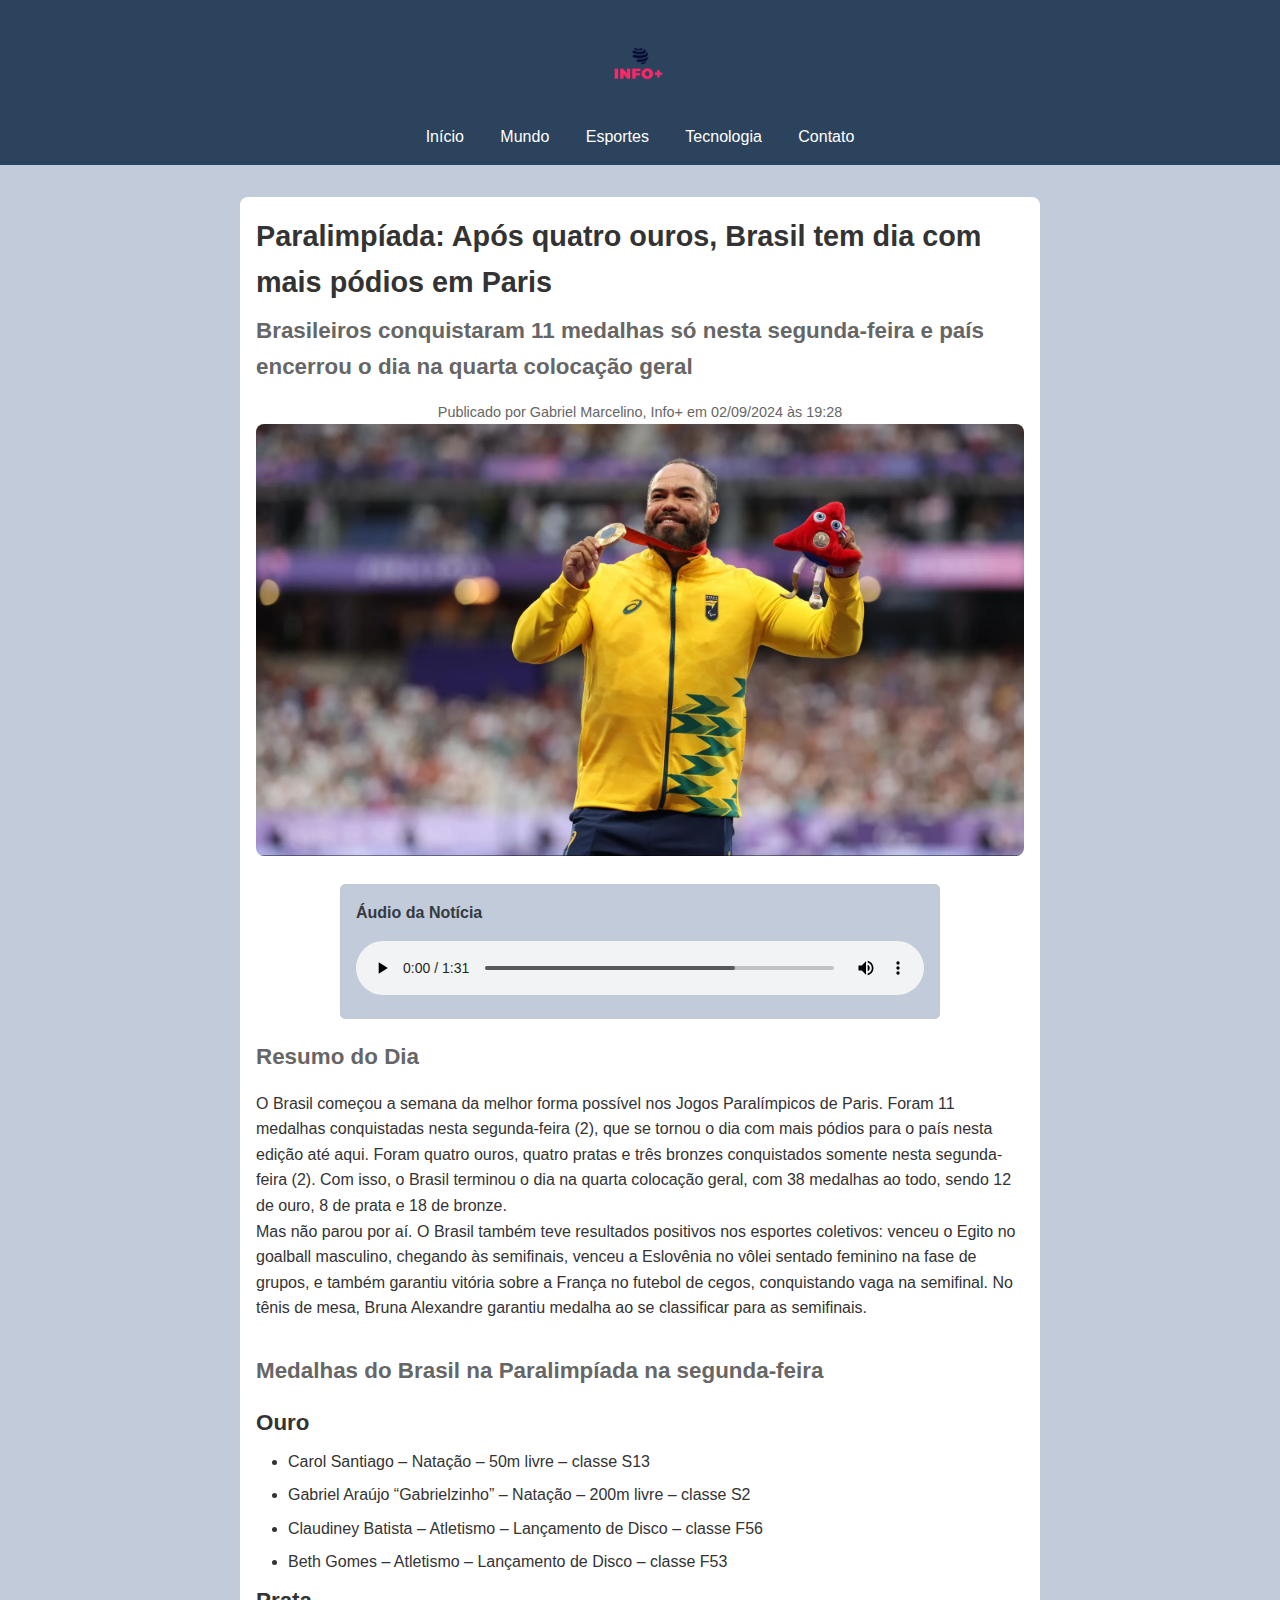
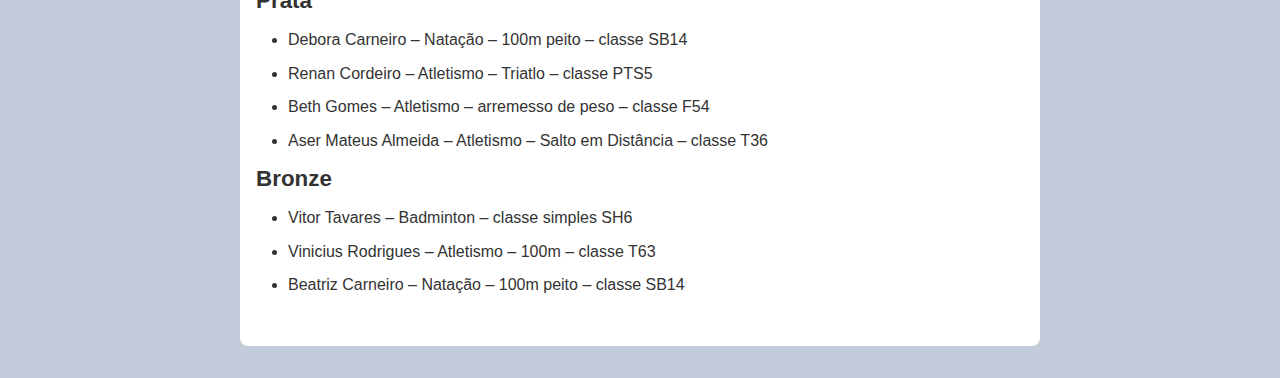
<file: site-de-noticias-com-audio-simples/index.html>
<!DOCTYPE html>
<html lang="pt-br">
<head>
    <meta charset="UTF-8">
    <meta name="viewport" content="width=device-width, initial-scale=1.0">
    <title>Info+</title>
    <link rel="stylesheet" href="style.css">
    <link rel="shortcut icon" href="assets/img/favicon.ico" type="image/x-icon">
</head>
<body>
    <header>
        <img src="assets/img/Info+.png" alt="Logo do site fictício Info+" class="logo">
        <nav>
            <a href="#inicio">Início</a>
            <a href="#mundo">Mundo</a>
            <a href="#esportes">Esportes</a>
            <a href="#tecnologia">Tecnologia</a>
            <a href="#contato">Contato</a>
        </nav>
    </header>
    <main>
        <article>
            <h1>Paralimpíada: Após quatro ouros, Brasil tem dia com mais pódios em Paris</h1>
            <h2>Brasileiros conquistaram 11 medalhas só nesta segunda-feira e país encerrou o dia na quarta colocação geral</h2>
            <footer>
                <p>Publicado por Gabriel Marcelino, Info+ em <time datetime="2024-09-02T19:28">02/09/2024 às 19:28</time></p>
            </footer>
            <picture>
                <source media="(max-width:450px)" srcset="assets/img/claudiney-batista-ouro-paralimpiada_400.png" type="image/png">
                <source media="(max-width:650px)" srcset="assets/img/claudiney-batista-ouro-paralimpiada_700.png" type="image/png">
                <source media="(max-width:1250px)" srcset="assets/img/claudiney-batista-ouro-paralimpiada_1200.png" type="image/png">
                <img src="assets/img/claudiney-batista-ouro-paralimpiada.png" alt="Claudiney Batista conquistando medalha de ouro na Paralimpíada">
            </picture>
            <section class="audio-section">
                <h2>Áudio da Notícia</h2>
                <audio controls>
                    <source src="assets/audio/texto_narrado.mp3" type="audio/mpeg">
                    <p>Seu navegador não suporta o elemento de áudio.</p>
                </audio>
            </section>
            <section>
                <h2>Resumo do Dia</h2>
                <p>O Brasil começou a semana da melhor forma possível nos Jogos Paralímpicos de Paris. Foram 11 medalhas conquistadas nesta segunda-feira (2), que se tornou o dia com mais pódios para o país nesta edição até aqui. Foram quatro ouros, quatro pratas e três bronzes conquistados somente nesta segunda-feira (2). Com isso, o Brasil terminou o dia na quarta colocação geral, com 38 medalhas ao todo, sendo 12 de ouro, 8 de prata e 18 de bronze.</p>
                <p>Mas não parou por aí. O Brasil também teve resultados positivos nos esportes coletivos: venceu o Egito no goalball masculino, chegando às semifinais, venceu a Eslovênia no vôlei sentado feminino na fase de grupos, e também garantiu vitória sobre a França no futebol de cegos, conquistando vaga na semifinal. No tênis de mesa, Bruna Alexandre garantiu medalha ao se classificar para as semifinais.</p>
            </section>
            <section>
                <h2>Medalhas do Brasil na Paralimpíada na segunda-feira</h2>
                <h3>Ouro</h3>
                <ul>
                    <li>Carol Santiago – Natação – 50m livre – classe S13</li>
                    <li>Gabriel Araújo “Gabrielzinho” – Natação – 200m livre – classe S2</li>
                    <li>Claudiney Batista – Atletismo – Lançamento de Disco – classe F56</li>
                    <li>Beth Gomes – Atletismo – Lançamento de Disco – classe F53</li>
                </ul>
                <h3>Prata</h3>
                <ul>
                    <li>Debora Carneiro – Natação – 100m peito – classe SB14</li>
                    <li>Renan Cordeiro – Atletismo – Triatlo – classe PTS5</li>
                    <li>Beth Gomes – Atletismo – arremesso de peso – classe F54</li>
                    <li>Aser Mateus Almeida – Atletismo – Salto em Distância – classe T36</li>
                </ul>
                <h3>Bronze</h3>
                <ul>
                    <li>Vitor Tavares – Badminton – classe simples SH6</li>
                    <li>Vinicius Rodrigues – Atletismo – 100m – classe T63</li>
                    <li>Beatriz Carneiro – Natação – 100m peito – classe SB14</li>
                </ul>
            </section>
        </article>
    </main>
</body>
</html>
</file>
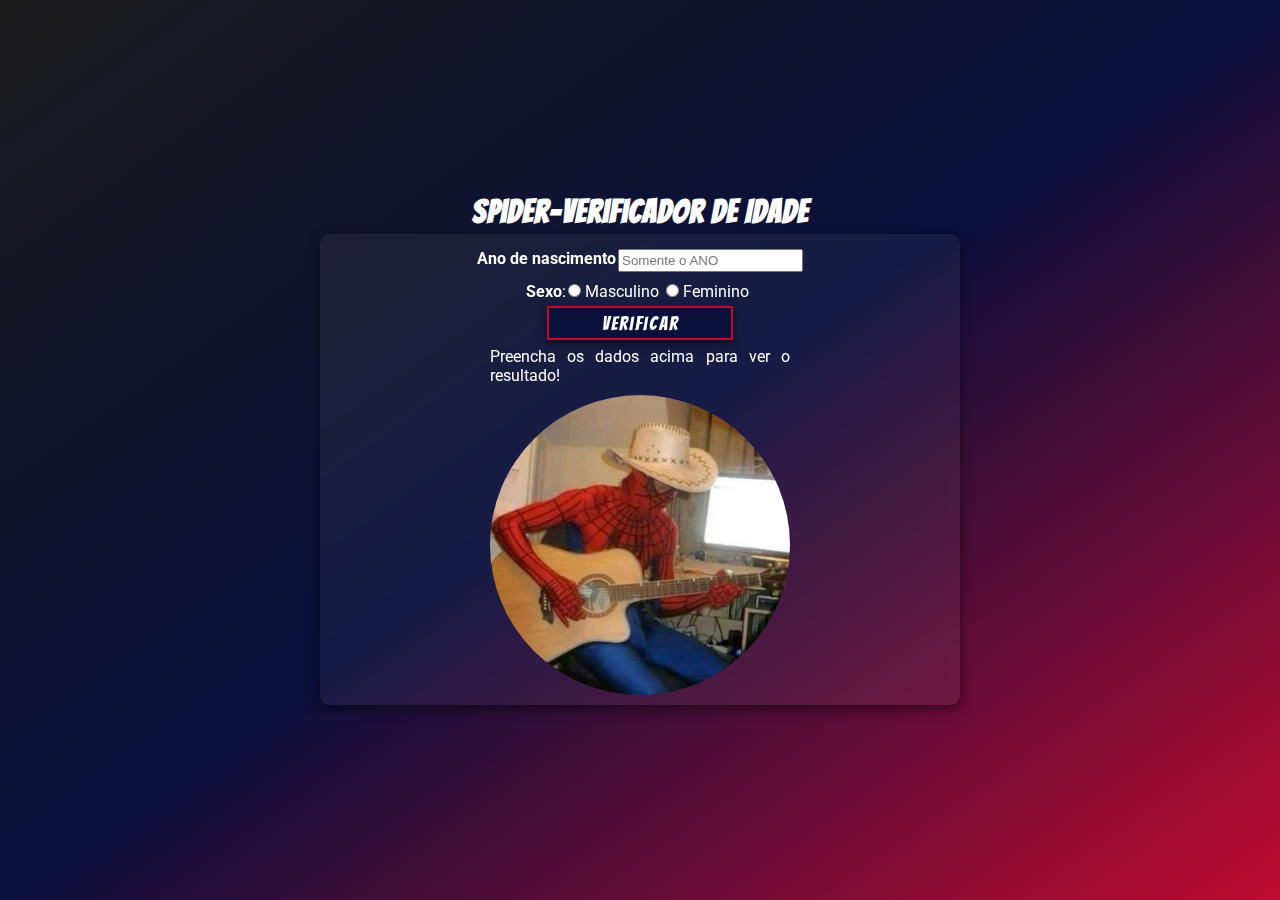
<file: spider-verificador-idade/index.html>
<!DOCTYPE html>
<html lang="pt-br">

<head>
    <meta charset="UTF-8">
    <meta name="viewport" content="width=device-width, initial-scale=1.0">
    <title>Verificador de Idade</title>
    <link rel="stylesheet" href="style.css">
    <link rel="shortcut icon" href="img/homem-aranha.png" type="image/x-icon">
</head>

<body>
    <h1>Spider-Verificador de Idade</h1>
    <div id="container-pai">
        <div id="container">
            <div id="container-nascimento">
                <label for="nascimento"><strong>Ano de nascimento</strong></label>
                <input type="number" name="nascimento" id="nascimento" placeholder="Somente o ANO">
            </div>
            <div id="container-sexo">
                <span><strong>Sexo</strong>:</span>
                <label>
                    <input type="radio" name="sexo" id="masculino" value="M"> Masculino
                </label>
                <label>
                    <input type="radio" name="sexo" id="feminino" value="F"> Feminino
                </label>
            </div>
            <button id="verificador" type="button">Verificar</button>
            <div id="res">Preencha os dados acima para ver o resultado!</div>
            <img id="img" src="img/Spiderman.jpg" alt="Pessoa vestida de homem aranha">
        </div>
    </div>

    <script>
        var verificar = document.getElementById('verificador');
        var res = document.getElementById('res');
        var img = document.getElementById('img');
        const som = document.getElementById('somSpider');


        verificar.addEventListener('click', function () {
            var nascimento = document.getElementById('nascimento').value;
            var anoAtual = new Date().getFullYear();
            var idade = anoAtual - Number(nascimento);
            var sexo = '';

            if (document.getElementById('feminino').checked) {
                sexo = 'F';
            } else if (document.getElementById('masculino').checked) {
                sexo = 'M';
            }

            if (nascimento === '' || idade < 0 || idade > 120) {
                alert("Por favor, insira um ano de nascimento válido.");
                return;
            }

            if (sexo === ''){
                 alert("Por favor, insira seu sexo.");
                 return;
            }


            // Bebe:
            if (idade < 3 && sexo === 'F') {
                img.src = "img/bebe-mulher.jpg";
                res.innerHTML = `Com só ${idade} aninho(s), mini Aranha detectada! Fralda hoje, cidade pra salvar amanhã.`;
            } else if (idade < 3 && sexo === 'M') {
                img.src = "img/bebe-homem.jpg";
                res.innerHTML = `Com apenas ${idade} aninho(s), você ainda nem anda direito e já quer soltar teia? Calma, pequeno Aranhinha!`;
            }
            // Crianaça
            else if (idade < 12 && sexo === 'F') {
                img.src = "img/crianca-mulher.jpg";
                res.innerHTML = `Você tem ${idade} anos e já tá pronta pra escalar sofá e salvar o gatinho do vizinho, Aranha mirim!`;
            }
            else if (idade < 12 && sexo === 'M') {
                img.src = "img/crianca-homem.jpg";
                res.innerHTML = `Com ${idade} anos, o Jovem Aranha do parquinho chegou! Teia de chiclete e missão: não sujar a roupa.`;
            }
            //Adolescente 
            else if (idade < 18 && sexo === 'F') {
                img.src = "img/adolescente-mulher.jpg";
                res.innerHTML = `Com ${idade} anos, você tá na fase: drama, selfie e teia nos stories. A Aranha adolescente chegou!`;
            }
            else if (idade < 18 && sexo === 'M') {
                img.src = "img/adolescente-homem.jpg";
                res.innerHTML = `${idade} anos nas costas e você tá naquela fase: velho demais pro recreio, novo demais pros Vingadores…`;
            }
            //Adulto
            else if (idade < 60 && sexo === 'F') {
                img.src = "img/adulta-mulher.jpg";
                res.innerHTML = `Com ${idade} anos, você é a Aranha de salto alto! Trabalho de dia, salva o mundo de noite.`;
            }
            else if (idade < 60 && sexo === 'M') {
                img.src = "img/adulto-homem.jpg"
                res.innerHTML = `Com ${idade} anos, você é o Aranha da quebrada! Já tá pagando boleto e lutando contra vilão e inflação.`;
            }
            //Idoso
            else if (idade < 120 && sexo === 'F') {
                img.src = "img/idosa-mulher.png";
                res.innerHTML = `Com ${idade} anos, você é a Aranha Master! Experiência, estilo e uma teia que pega até conversa fiada.`;
            }
            else if (idade < 120 && sexo === 'M') {
                img.src = "img/idoso-homem.jpg"
                 res.innerHTML = `${idade} anos de teia nas costas! Você é o Aranha aposentado. Ainda solta teia… só que agora é na lombar.`;
            }

        });
    </script>
</body>

</html>
</file>
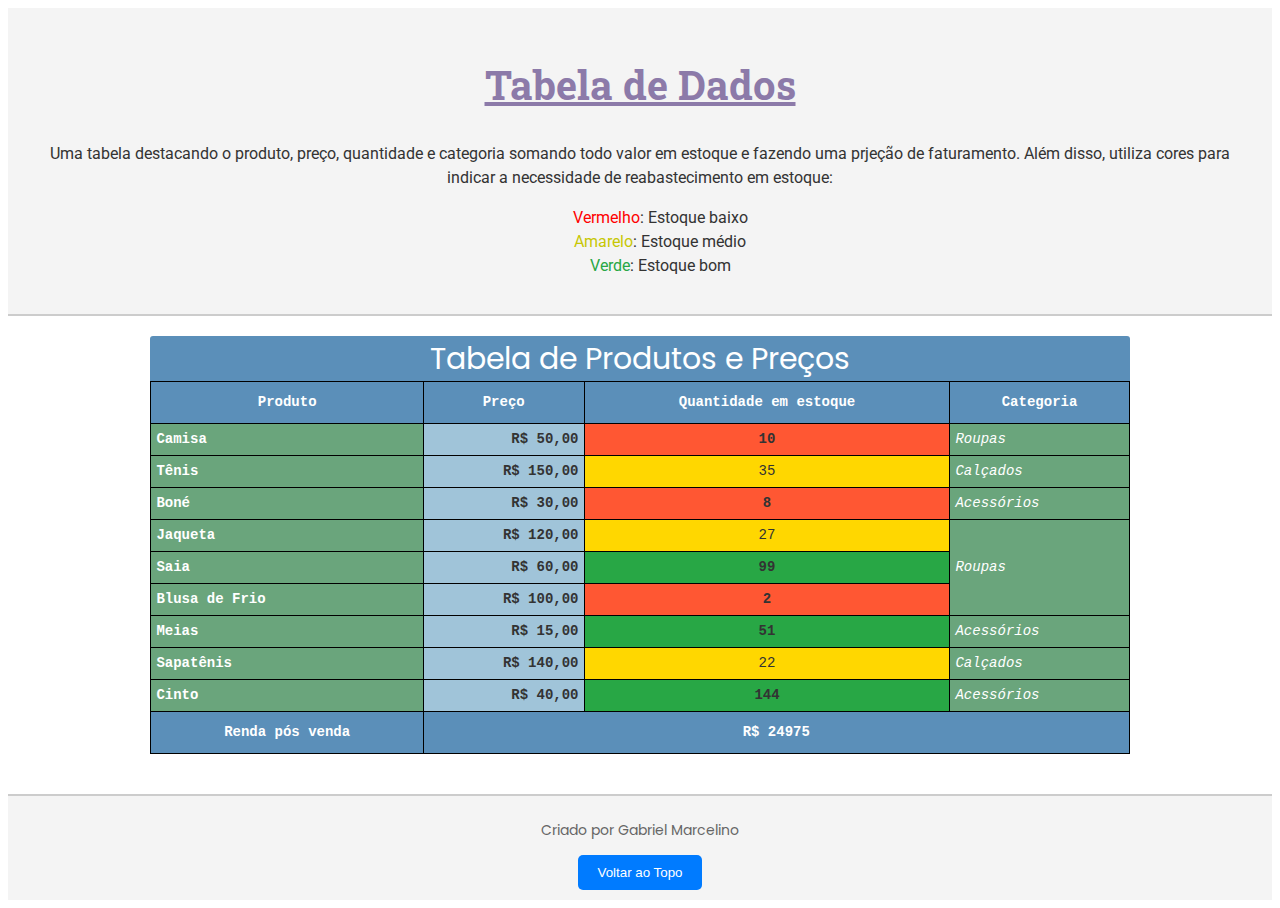
<file: tabela-dados/index.html>
<!DOCTYPE html>
<html lang="pt-br">

<head>
    <meta charset="UTF-8">
    <meta name="viewport" content="width=device-width, initial-scale=1.0">
    <title>Tabela de Dados</title>
    <link rel="stylesheet" href="style.css">
</head>

<body>
    <header>
        <h1>Tabela de Dados</h1>
        <p>Uma tabela destacando o produto, preço, quantidade e categoria somando todo valor em estoque e fazendo uma
            prjeção de faturamento. Além disso, utiliza cores para indicar a
            necessidade de reabastecimento em estoque:</p>
        <ul>
            <li><span id="cor1">Vermelho</span>: Estoque baixo</li>
            <li><span id="cor2">Amarelo</span>: Estoque médio</li>
            <li><span id="cor3">Verde</span>: Estoque bom</li>
        </ul>
    </header>
    <main>

        <table>
            <caption>Tabela de Produtos e Preços</caption>
            <thead>
                <tr>
                    <th scope="col">Produto</th>
                    <th scope="col">Preço</th>
                    <th scope="col">Quantidade em estoque</th>
                    <th scope="col">Categoria</th>
                </tr>
            <tbody>
                <tr>
                    <td class="produto">Camisa</td>
                    <td class="preco_itens">R$ 50,00</td>
                    <td class="low-stock">10</td>
                    <td class="categoria_itens">Roupas</td>
                </tr>
                <tr>
                    <td class="produto">Tênis</td>
                    <td class="preco_itens">R$ 150,00</td>
                    <td class="medium-stock">35</td>
                    <td class="categoria_itens">Calçados</td>
                </tr>
                <tr>
                    <td class="produto">Boné</td>
                    <td class="preco_itens">R$ 30,00</td>
                    <td class="low-stock ">8</td>
                    <td class="categoria_itens">Acessórios</td>
                </tr>
                <tr>
                    <td class="produto">Jaqueta</td>
                    <td class="preco_itens">R$ 120,00</td>
                    <td class="medium-stock">27</td>
                    <td class="categoria_itens" rowspan="3">Roupas</td>
                </tr>
                <tr>
                    <td class="produto">Saia</td>
                    <td class="preco_itens">R$ 60,00</td>
                    <td class="high-stock">99</td>
                </tr>
                <tr>
                    <td class="produto">Blusa de Frio</td>
                    <td class="preco_itens">R$ 100,00</td>
                    <td class="low-stock">2</td>
                </tr>
                <tr>
                    <td class="produto">Meias</td>
                    <td class="preco_itens">R$ 15,00</td>
                    <td class="high-stock">51</td>
                    <td class="categoria_itens">Acessórios</td>
                </tr>
                <tr>
                    <td class="produto">Sapatênis</td>
                    <td class="preco_itens">R$ 140,00</td>
                    <td class="medium-stock">22</td>
                    <td class="categoria_itens">Calçados</td>
                </tr>
                <tr>
                    <td class="produto">Cinto</td>
                    <td class="preco_itens">R$ 40,00</td>
                    <td class="high-stock">144</td>
                    <td class="categoria_itens">Acessórios</td>
                </tr>
            </tbody>
            <tfoot>
                <tr>
                    <th scope="row">Renda pós venda</th>
                    <td colspan="3">R$ 24975</td>
                </tr>
            </tfoot>
        </table>
    </main>

    <footer>
        <p>Criado por Gabriel Marcelino</p>
        <button onclick="window.scrollTo({ top: 0, behavior: 'smooth' });">Voltar ao Topo</button>
    </footer>

</body>

</html>
</file>
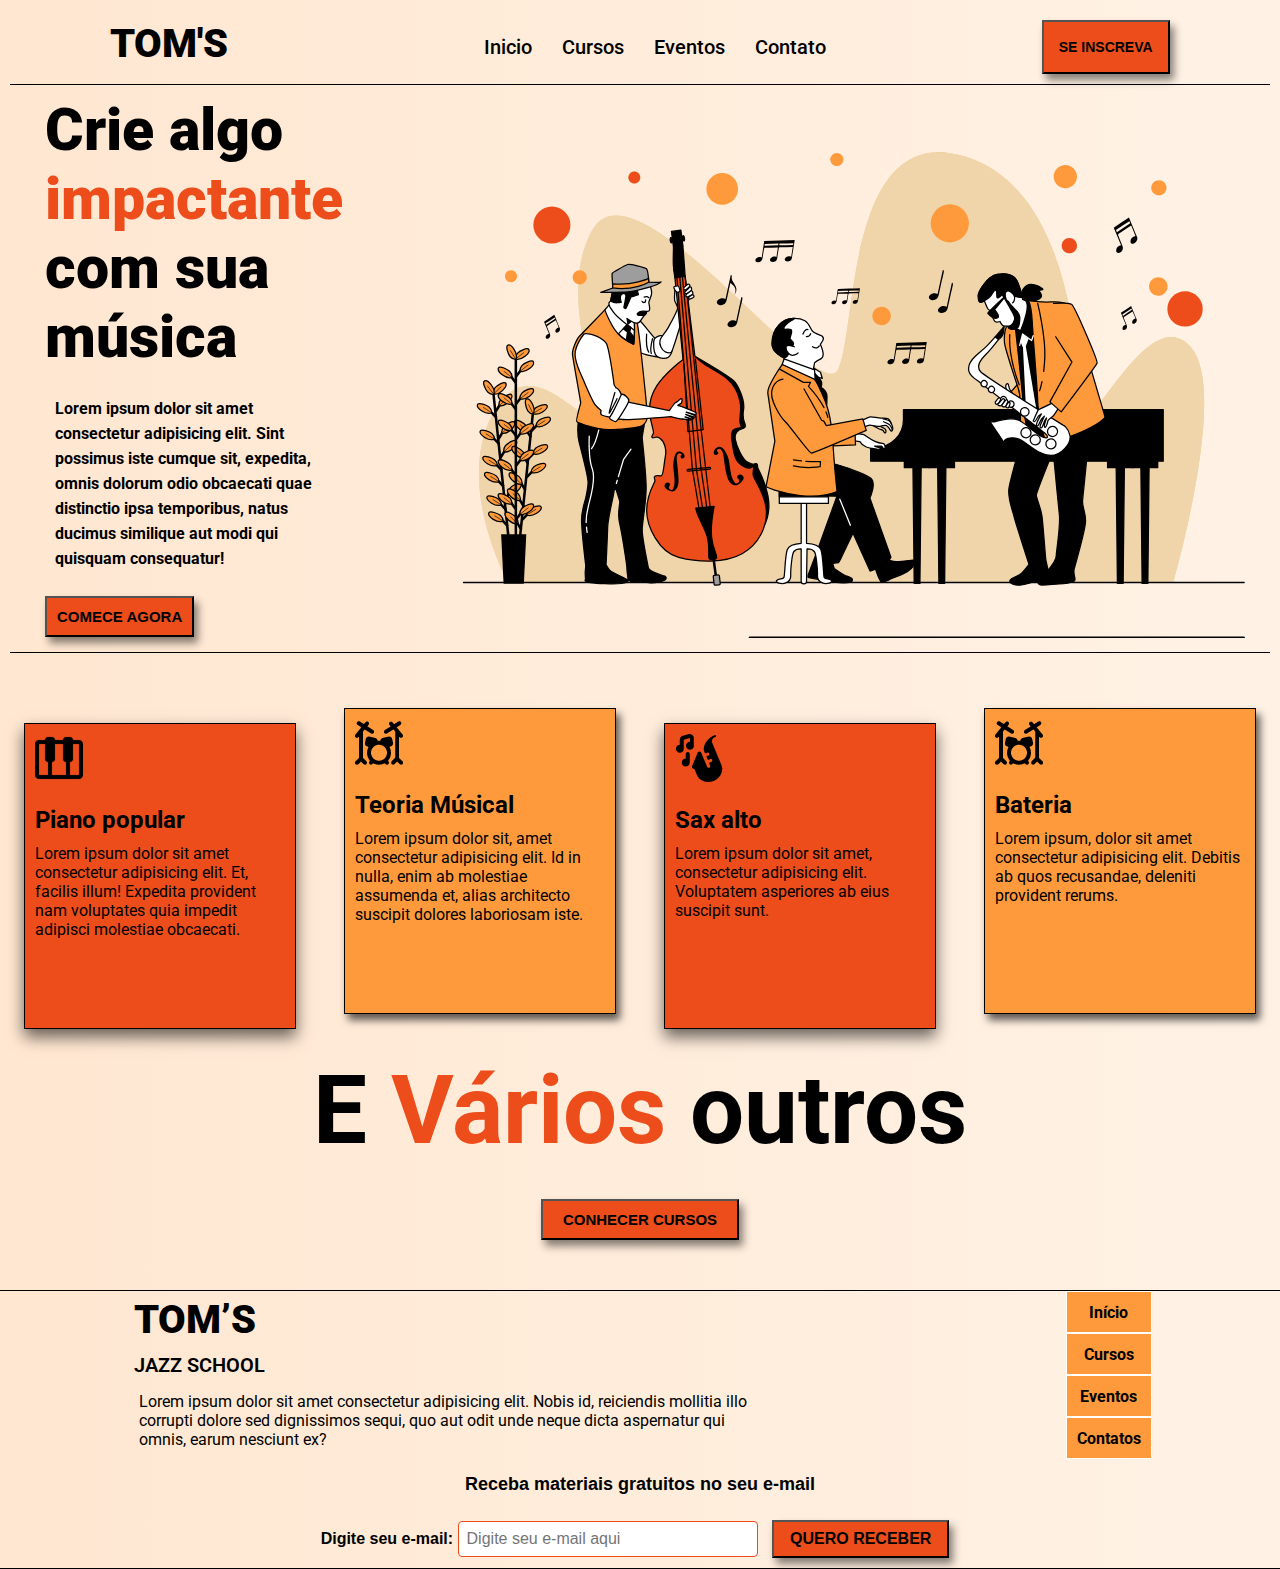
<file: TOM'S/index.html>
<!DOCTYPE html>
<html lang="pt-br">

<head>
    <meta charset="UTF-8">
    <meta name="viewport" content="width=device-width, initial-scale=1.0">
    <title>TOM'S</title>
    <link rel="stylesheet" href="style.css">
    <link rel="shortcut icon" href="img/jazz.png" type="image/x-icon">
</head>

<body>
    <header>
        <span id="logo">TOM'S</span>
        <nav>
            <ul>
                <li><a href="#">Inicio</a></li>
                <li><a href="#">Cursos</a></li>
                <li><a href="#">Eventos</a></li>
                <li><a href="#">Contato</a></li>
            </ul>
        </nav>
        <button>SE INSCREVA</button>
    </header>

    <main>
        <div id="container-inicio">
            <div id="container-filho-inicio">
                <h1>Crie algo <strong>impactante</strong> com sua música</h1>
                <p>Lorem ipsum dolor sit amet consectetur adipisicing elit. Sint possimus iste cumque sit, expedita,
                    omnis
                    dolorum odio obcaecati quae distinctio ipsa temporibus, natus ducimus similique aut modi qui
                    quisquam
                    consequatur!</p>
                <button>COMECE AGORA</button>
            </div>
            <div id="container-img">
                <img src="img/hero-img-svg-alt 1.svg" alt="Grupo de jazz tocando">
            </div>
        </div>

        <div id="container-card">
            <div id="card-piano" class="card">
                <img src="img/Instrument Piano Keys.png" alt="Ícone de piano">
                <h2>Piano popular</h2>
                <p>Lorem ipsum dolor sit amet consectetur adipisicing elit. Et, facilis illum! Expedita provident nam
                    voluptates quia impedit adipisci molestiae obcaecati.</p>
            </div>
            <div id="card-musica" class="card">
                <img src="img/Modern Music Drums.png" alt="Ícone de música">
                <h2>Teoria Músical</h2>
                <p>Lorem ipsum dolor sit, amet consectetur adipisicing elit. Id in nulla, enim ab molestiae assumenda
                    et, alias architecto suscipit dolores laboriosam iste.</p>
            </div>
            <div id="card-sax" class="card">
                <img src="img/Instrument Saxophone Play.png" alt="Ícone do saxophone">
                <h2>Sax alto</h2>
                <p>Lorem ipsum dolor sit amet, consectetur adipisicing elit. Voluptatem asperiores ab eius suscipit
                    sunt.</p>
            </div>

            <div id="card-bateria" class="card">
                <img src="img/Modern Music Drums.png" alt="Ícone bateria">
                <h2>Bateria</h2>
                <p>Lorem ipsum, dolor sit amet consectetur adipisicing elit. Debitis ab quos recusandae, deleniti
                    provident rerums.</p>
            </div>
        </div>

        <div id="outros-cursos">
            <div id="mais-cursos">
                <h2>E <span id="varios" style="color:#ED4D1B;">Vários</span> outros</h2>
                <button type="button">CONHECER CURSOS</button>
            </div>
        </div>
    </main>
    <footer>
            <div id="container-logo-footer">
                <span id="logo-footer">TOM’S</span> <br>
                <span id="restante-logo-footer">JAZZ SCHOOL</span>
                <p>Lorem ipsum dolor sit amet consectetur adipisicing elit. Nobis id, reiciendis mollitia illo corrupti
                    dolore sed dignissimos sequi, quo aut odit unde neque dicta aspernatur qui omnis, earum nesciunt ex?</p>
            </div>
         
            <div id="container-nav-footer">
                <nav>
                    <ul>
                        <li><a href="#">Início</a></li>
                        <li><a href="#">Cursos</a></li>
                        <li><a href="#">Eventos</a></li>
                        <li><a href="#">Contatos</a></li>
                    </ul>
                </nav>
            </div>
         
        <div id="container-formulario">
            <p>Receba materiais gratuitos no seu e-mail</p>
            <form>
                <label for="email">Digite seu e-mail:</label>
                <input type="email" id="email" name="email" size="50" placeholder="Digite seu e-mail aqui">
                <button type="submit">QUERO RECEBER</button>
            </form>
         
    </footer>
</body>

</html>
</file>
<file: Cordel-Nordeste-Encantado/style.css>
@import url('https://fonts.googleapis.com/css2?family=IM+Fell+English&family=Amatic+SC&display=swap');

* {
    margin: 0;
    padding: 0;
    box-sizing: border-box;
}

body {
    font-family: 'IM Fell English', serif;
    background: linear-gradient(to bottom, #F5F5DC, #d8d890);
}

header {
    text-align: center;
    padding: 10px;
    font-size: 5vh;
    text-shadow: 2px 2px 5px rgba(0, 0, 0, 0.5);
}

h1 {
    font-family: 'Amatic SC', cursive;
}

main p {
    font-size: 5vh;
    text-align: justify;
    padding: 10px;
    line-height: 1.8;
    letter-spacing: 1px;
    color: #4d4d4d;
    display: block;
    max-width: 100%;
    word-wrap: break-word;
    white-space: pre-line;
}

#container {
    background-image: url(assets/img/imagem-1-nordeste.jpg);
    background-repeat: no-repeat;
    background-position: center center;
    background-size: cover;
    height: 100vh;
    position: relative;
    box-shadow: inset 6px 6px 13px 0px rgba(80, 73, 33, 0.541);

}

#container-two {
    background-image: url(assets/img/imagem-2-nordeste.jpg);
    background-repeat: no-repeat;
    background-position: center center;
    background-size: cover;
    height: 100vh;
    position: relative;
    box-shadow: inset 6px 6px 13px 0px rgba(80, 73, 33, 0.527);
}

#container>p,
#container-two>p {
    position: absolute;
    bottom: 37%;
    background-color: rgba(0, 0, 0, 0.411);
    text-shadow: 2px 2px 5px rgba(0, 0, 0, 0.5);
    color: black;
    border-left: 5px solid rgb(80, 73, 33);
    max-width: 100%;
    color: white;
}

footer {
    border-top: 2px solid rgb(80, 73, 33);
    text-align: center;
    font-family: 'Amatic SC', cursive;
    font-size: 3vh;
    color: rgb(80, 73, 33);
}
</file>
<file: cyber-virus-history/style.css>
@charset "UTF-8";
@import url('https://fonts.googleapis.com/css2?family=Orbitron&family=Roboto:wght@400;700&family=Raleway:wght@400;700&display=swap');

* {
    padding: 0;
    margin: 0;
    box-sizing: border-box;
}

:root {
    --cor_1: #D3D3D3;
    --cor_2: #4B0082;
    --cor_3: #FF4500;
    --cor_4: #4682B4;
    --cor_5: #6A5ACD;
    --cor_extra: #FFDAB9;
    --fonte_titulo: 'Orbitron', sans-serif;
    --fonte_subtitulo: 'Raleway', sans-serif;
    --fonte_texto: 'Roboto', sans-serif;
    --fonte_padrao: Arial, Verdana, Helvetica, sans-serif;
}

html {
    scroll-behavior: smooth;
    background-image: linear-gradient(to bottom, var(--cor_1), var(--cor_2))
}

body {
    font-family: var(--fonte_texto), var(--fonte_padrao);
}

#cabecalho {
    text-align: center;
    min-height: 150px;

}

#cabecalho>img {
    max-width: 100%;
    height: auto;
    display: inline-block;
    width: 250px;
}

nav {
    display: flex;
    padding: 10px;

}

nav>ul {
    display: flex;
    flex-direction: row;
    list-style: none;
    flex-wrap: wrap;
    width: 100%;
    justify-content: space-evenly;
    padding: 20px;
}

.nav-link {
    display: flex;
    flex-direction: row;
    list-style: none;
    flex-wrap: wrap;
    width: 100%;
    justify-content: space-evenly;
    text-decoration: none;

    color: var(--cor_2);
    border-radius: 5px;
    box-shadow: -2px 1px 6px 1px rgba(0, 0, 0, 0.281);
    padding: 10px;
    margin-bottom: 10px;
}

.nav-link:hover {
    color: white;
    transition-duration: 0.8s;
    background-color: var(--cor_5);
}

header>h1 {
    color: var(--cor_2);
    font-family: var(--fonte_titulo);
    padding: 20px;
    text-align: center;
    margin: auto;
}

header>p {
    font-family: var(--fonte_texto);
    font-size: 0.9em;
    color: var(--cor_5);
}

#virus>img {
    width: 100%;
}


main {
    background-color: white;
    padding: 20px;
    border-radius: 10px;
    margin: auto;
    max-width: 800px;
    min-width: 300px;
    box-shadow: 0px 0px 10px rgba(0, 0, 0, 0.589);
}

main p {
    margin: 15px 0px;
    text-align: justify;
    text-indent: 30px;
    line-height: 1.5;
}

main strong {
    color: var(--cor_3);
    font-weight: bold;
}

main a {
    text-decoration: none;
    font-weight: bold;
    color: var(--cor_3);
    background-color: var(--cor_extra);
    padding: 3px;
    border-radius: 3px;
}

main a:hover {
    text-decoration: underline;
}

main h2 {
    font-family: var(--fonte_subtitulo);
    color: var(--cor_5);
}

main h3 {
    font-family: var(--fonte_subtitulo);
    padding: 10px;
    color: var(--cor_5);
    font-size: 23px;
}

main h4 {
    font-size: 18px;
    color: var(--cor_2);

}

div.video {
    margin-bottom: 30px;
    margin: 0px -20px;
    padding: 20px;
    padding-bottom: 56%;
    position: relative;
}

div.video>iframe {
    position: absolute;
    top: 5%;
    left: 5%;
    width: 90%;
    height: 90%;
}

a.externo::after {
    content: "\1F517";

}

aside>ul {
    list-style-position: inside;
}

#melissa {
    list-style-type: "\1F9A0\00A0";
}

#sasser {
    list-style-type: "\1F4BB\00A0";
}

#wannacry {
    list-style-type: "\1F47B";
}

aside {
    padding: 10px;
    border-radius: 5px;
}

#botao_topo {
    display: block;
    /* Mostra o botão */
    position: fixed;
    /* Fixa o botão na tela */
    bottom: 20px;
    /* Distância do fundo */
    right: 20px;
    /* Distância da direita */
    background-color: var(--cor_4);
    color: white;
    padding: 10px 15px;
    border-radius: 5px;
    text-decoration: none;
    box-shadow: 0px 0px 5px rgba(0, 0, 0, 0.5);
    opacity: 0;
    /* Começa invisível */
    transition: 0.5s;
    /* Transição suave */
}

footer {
    text-align: center;
    position: relative;
    /* Para o botão ser posicionado em relação ao footer */
    padding: 10px;
    color: white;
}

footer:hover #botao_topo {
    opacity: 1;
    /* O botão aparece quando o mouse está sobre o footer */
}
</file>
<file: exercicio-portfolio/style.css>
@import url('https://fonts.googleapis.com/css2?family=Poppins:wght@600;700&family=Roboto:wght@400&display=swap');
@import url('https://fonts.googleapis.com/css2?family=Lato:wght@400;700&display=swap');


* {
    padding: 0;
    margin: 0;
    box-sizing: border-box;
}

body {
    font-family: 'Roboto', sans-serif;
    background-color: #BDC3C7;
}

#container {
    display: flex;
    justify-content: center;
    flex-wrap: wrap;
}

h1 {
    font-family: 'Poppins', sans-serif;
    padding: 10px;
    text-align: center;
    color: #007A99;
}


#rede_social {
    font-family: 'Poppins', sans-serif;
    text-align: right;
    padding: 10px;
    margin-right: 10px;
    color: #2A4D69;
}

#imagem-programador {
    width: 100%;
    height: auto;
    max-width: 300px;
    display: flex;
    margin: auto;
    box-shadow: 0px 0px 10px rgba(0, 0, 0, 0.5);
    border-radius: 10%;
}

#container-paragrafo {
    max-width: 1000px;
    margin: auto;
    padding: 10px;

}

#container-paragrafo>p {
    font-family: 'Poppins', sans-serif;
    text-align: center;
    padding: 10px;
    text-align: justify;
    text-indent: 30px;
}

main strong {
    color: #2A4D69;
}

main {
    margin: auto;
    max-width: 800px;
    min-width: 300px;
    border-radius: 10px;
    box-shadow: 0px 0px 10px rgba(0, 0, 0, 0.205);
    background-color: white;
    padding: 10px;
}

main abbr {
    text-decoration: none;
    cursor: help;
    font-weight: bold;
}

#js-abbr::before{
    content: "⚡";
}

#html-abbr::before {
    content: "🟧";
}

#css-abbr::before {
    content: "🎨";
}

#sites_responsivos::before {
    content: "📱💻";
}

#estilização_paginas::before {
    content: "📄🎨";
}

#git_hub::before {
    content: "🗃️🌲";
}

#ferramentas_figma::before {
    content: "✏️🖼️";
}

main p {
    text-indent: 30px;
    line-height: 1.5;
    padding: 10px;
    padding: 10px;
}

h2 {
    font-family: 'Poppins', sans-serif;
    padding: 10px;
    font-size: 28px;
    color: #007A99;
}

h3 {
    font-family: 'Poppins', sans-serif;
    padding: 10px;
    font-size: 20px;
    color: #2A4D69;
}


ul {
    list-style-type: none;
    text-indent: 30px;
}

.codigo {
    padding: 5px;
    display: block;
    text-decoration: none;
    margin-bottom: 10px;
    color: #007A99;
    background: linear-gradient(to right, #F0F0F0, #A2D7D7);
    box-shadow: 0px 0px 10px rgba(0, 0, 0, 0.589);
    border-radius: 5px;
    text-align: center;
}

.site {
    text-align: center;
    display: block;
    padding: 5px;
    text-decoration: none;
    color: #007A99;
    background: linear-gradient(to right, #F0F0F0, #A2D7D7);
    box-shadow: 0px 0px 10px rgba(0, 0, 0, 0.589);
    border-radius: 5px;
}

.site:visited {
    color: #007A99;
}

.site:hover {
    text-decoration: underline;
}

.codigo:hover {
    text-decoration: underline;
}

div.projeto {
    margin-bottom: 30px;
    margin: 0px -20px;
    padding: 20px;
    padding-bottom: 56%;
    position: relative;
}

div.projeto>iframe {
    position: absolute;
    top: 5%;
    left: 5%;
    width: 90%;
    height: 90%;
}

#copy {
    text-align: center;
    padding: 10px;
}

#agradecimento {
    text-align: center;
    font-family: 'Lato', sans-serif;
    padding: 10px;
}

#contato {
    text-align: center;
    font-family: 'Lato', sans-serif;
    margin-bottom: 20px;
}

#contato>a {
    font-family: 'Poppins', sans-serif;
    text-decoration: none;
    color: #007A99;
}

#ancora-icone {
    display: block;
    width: 40px;
    margin: 0 auto;
}

#icone-topo {
    width: 40px;
    height: 40px;
}
</file>
<file: flamengo-quiz/style.css>
@import url('https://fonts.googleapis.com/css2?family=Nunito:wght@400;600&family=Raleway:wght@700&family=Source+Sans+Pro:wght@600&display=swap');

* {
    margin: 0;
    padding: 0;
    box-sizing: border-box;
}


body, html {
    width: 100vw;
    min-height: 100vh;  
    overflow-y: auto; 
    margin: 0;
    padding: 0;
}

body {
    background-color: #afaaaa;
    color: #ffffff;
    font-family: 'Nunito', sans-serif;
}

main {
    width: 100%;
    min-height: 100vh;  
    display: flex;
    flex-direction: column;
    justify-content: center;
    align-items: center;
    padding: 20px;  
}

h1 {
    max-width: 90vw; /* não deixe ele maior que a largura da tela */
    font-size: clamp(1.5rem, 5vw, 2.5rem); /* fonte responsiva */
    word-wrap: break-word; /* quebra palavra se precisar */
    text-align: center;
    color: #bf1e2e;
    text-align: center;
    margin-bottom: 30px;
    text-shadow: 1px 1px 2px #bf1e2e;
    padding: 5px;
    font-family: 'Raleway', sans-serif;
    font-weight: 700;
    background-color: #c7c6c648;
    border-radius: 5px;
}

#containerPrincipal {
    width: 90%;
    display: flex;
    background-color: #222222;
    border-radius: 5px;
    box-shadow: 0 0 10px rgba(255, 255, 255, 0.26);
    flex-direction: column;
    box-shadow: 0 0 10px #bf1e2e, inset 0 0 20px #7a121b;
    padding: 10px;
    background-image: url(img/flamengo-15.png);
    background-repeat: no-repeat;
    background-position: calc(100% - 10px) center;
    background-size: 150px auto;
}


h2 {
    color: #f5f5f5;
    text-align: center;
    text-shadow: 2px 2px 4px rgba(0, 0, 0, 0.377);
    padding: 5px;
    font-family: 'Source Sans Pro', sans-serif;
    font-weight: 600;
}

#alternativas {
    display: flex;
    padding: 5px;
    flex-wrap: wrap;
    align-items: center;
    justify-content: center;
    gap: 10px;
    flex-direction: column;
    align-items: flex-start;
}

#alternativas button {
    background-color: #bf1e2e;
    border: none;
    padding: 15px;
    border-radius: 8px;
    color: white;
    font-size: 1.1rem;
    cursor: pointer;
    box-shadow: 0 0 10px #bf1e2e;
}

span {
    display: inline-flex;
    align-items: center;
    justify-content: center;
    width: 32px;
    height: 32px;
    margin-right: 10px;
    background: #fff;
    color: #bf1e2e;
    border-radius: 50%;
    font-weight: bold;
    font-size: 1.1rem;
    box-shadow: 0 0 4px rgba(0, 0, 0, 0.15);
}


#navegacao {
    margin-top: 20px;
    display: flex;
    justify-content: center;
    gap: 15px;
}

#navegacao button {
    padding: 12px 25px;
    font-size: 1.1rem;
    border: none;
    border-radius: 8px;
    color: white;
    box-shadow: 0 0 10px #bf1e2e;
    font-weight: 700;
}

/*classe pra mudar estilo do H2 no gabarito */
.texto-gabarito {
    color: black;
    text-align: center;
    margin-bottom: 20px;
}


#voltar {
    background-color: #e03c3c;
}


#proximo {
    background-color: #e03c3c;
}

/* Estilo do resultado mas iniciando com display none, so sendo chamado dps no js */
#res {
    display: none;
    max-width: 650px;
    margin: 40px auto;
    background-color: #fff;
    padding: 25px 30px;
    border-radius: 10px;
    box-shadow: 0 4px 10px rgba(0, 0, 0, 0.15);
    font-family: 'Segoe UI', Tahoma, Geneva, Verdana, sans-serif;
    color: #222;
    text-align: center;
}

#textoResultado {
    font-size: 28px;
    font-weight: 700;
    margin-bottom: 20px;
    color: #b22222;
}

#imagemResultado {
    display: block;
    max-width: 100%;
    width: 100%;
    height: auto;
    margin: 0 auto 25px;
    border-radius: 8px;
    box-shadow: 0 2px 8px rgba(0, 0, 0, 0.2);
}

#res button {
    background-color: #b22222;
    color: white;
    border: none;
    padding: 12px 25px;
    font-size: 16px;
    border-radius: 6px;
    cursor: pointer;
    margin-bottom: 10px;
}

/* Botão de refazer o quizz, mas quando mostrado dentro do gabarito */
#refazerGabarito {
    margin-top: 20px;
    padding: 10px 20px;
    background-color: #c70000;
    color: white;
    border: none;
    border-radius: 8px;
    font-size: 16px;
    cursor: pointer;
}

/* Container do gabarito - lista das perguntas e respostas */
#gabarito {
    max-width: 650px;
    max-height: 400px;
    overflow-y: auto;
    background-color: #f9f9f9;
    padding: 20px 25px;
    margin: 20px auto 0 auto;
    border: 1px solid #ddd;
    border-radius: 8px;
    box-shadow: 0 2px 6px rgba(0, 0, 0, 0.1);
    text-align: left;
    font-size: 16px;
    line-height: 1.5;
    color: #333;
}


#gabarito p {
    margin-bottom: 15px;
}


#gabarito em {
    font-style: italic;
    color: #666;
    display: block;
    margin-top: 5px;
}

/*   um scroll personalizado para Chrome */
#gabarito::-webkit-scrollbar {
    width: 8px;
}

#gabarito::-webkit-scrollbar-thumb {
    background-color: #b22222;
    border-radius: 10px;
}


/* Classe para destacar a alternativa selecionada */
#alternativas button.selecionada {
    background-color: #fff;
    color: #bf1e2e;
    border: 2px solid #bf1e2e;
    font-weight: bold;
    box-shadow: 0 0 10px #bf1e2e;
}

.alerta {
    display: none;
    position: fixed;
    top: 30%;
    left: 50%;
    transform: translate(-50%, -50%);
    background-color: #111;
    color: white;
    padding: 20px;
    border-radius: 12px;
    box-shadow: 0 0 20px rgba(0, 0, 0, 0.5);
    z-index: 9999;
    text-align: center;
}

.alerta button {
    margin-top: 15px;
    padding: 8px 16px;
    background-color: crimson;
    border: none;
    color: white;
    cursor: pointer;
    border-radius: 6px;
}

#tempo {
    position: fixed;
    top: 8px;
    right: 8px;
    z-index: 1000;
    font-family: 'Segoe UI', Tahoma, Geneva, Verdana, sans-serif;
    font-size: 1.6rem; /* menor fonte */
    font-weight: 700;
    color: #E63946;
    background-color: #F1FAEE;
    width: 50px;      /* menor largura */
    height: 50px;     /* menor altura */
    display: flex;
    justify-content: center;
    align-items: center;
    border-radius: 50%;
    border: 2.5px solid #E63946; /* borda um pouco mais fina */
    box-shadow: 0 0 6px rgba(230, 57, 70, 0.6);
    user-select: none;
    margin: 8px auto;

    transition: color 0.3s, border-color 0.3s;
}

#tempo.tempo-baixo {
    color: #F1FAEE;
    background-color: #E63946;
    border-color: #A62828;
    box-shadow: 0 0 10px rgba(166, 40, 40, 0.9);
}


/* Container do bloco de compartilhar resultado */
#compartilharResultado {
    max-width: 90%;
    margin: 20px auto;
    padding: 15px 20px;
    border-radius: 10px;
    background: #25D366;
    box-shadow: 0 4px 12px rgba(0, 128, 0, 0.4);
    color: #fff;
    font-family: 'Nunito', sans-serif;
    font-weight: 600;
    text-align: center;
    user-select: none;
}

#mensagemCompartilhar {
    font-size: 1rem;
    margin-bottom: 15px;
    text-shadow: 0 1px 2px rgba(0, 0, 0, 0.4);
}

#linkWhatsApp {
    display: inline-flex;
    align-items: center;
    justify-content: center;
    background-color: #128C7E;
    color: #fff;
    padding: 12px 25px;
    border-radius: 40px;
    font-weight: 700;
    font-size: 1rem;
    text-decoration: none;
    box-shadow: 0 6px 12px rgba(18, 140, 126, 0.6);
    transition: background-color 0.3s ease, box-shadow 0.3s ease;
    cursor: pointer;
}

#linkWhatsApp::before {
    content: "📲";
    margin-right: 12px;
    font-size: 1.3rem;
}

#linkWhatsApp:hover {
    background-color: #0b6a59;
    box-shadow: 0 8px 16px rgba(11, 106, 89, 0.8);
    text-decoration: none;
    color: #e0ffe0;
}


@media (min-width: 600px) {
    #containerPrincipal {
        width: 60%;
        margin: 0 auto;
        padding: 24px;
        background-image: url('img/flamengo-15.png'), url('img/Wallpaper_flamengo-removebg-preview.png');
        background-repeat: no-repeat, no-repeat;
        background-position: calc(100% - 20px), center;
        background-size: 200px auto, 300px auto;
    }


    #alternativas {
        flex-direction: column;
        gap: 20px;
    }

    #alternativas button,
    #navegacao button {
        font-size: 1.2rem;
        padding: 18px 32px;
        transition: background-color 0.5s ease;
        cursor: pointer;
    }

    #alternativas button:hover,
    #proximo:hover,
    #voltar:hover {
        background-color: #ebe3e3;
        color: #bf1e2e;
    }

}
</file>
<file: futebol-total/style.css>
* {
    padding: 0;
    margin: 0;
    box-sizing: border-box;
}

@import url('https://fonts.googleapis.com/css2?family=Anton&display=swap');
@import url('https://fonts.googleapis.com/css2?family=Roboto+Slab&display=swap');
@import url('https://fonts.googleapis.com/css2?family=Poppins&display=swap');
@import url('https://fonts.googleapis.com/css2?family=Oswald&display=swap');
@import url('https://fonts.googleapis.com/css2?family=Roboto&display=swap');

body {
    font-family: 'Roboto', sans-serif;
    background-color: #f0f0f0;
    color: #333;
}


main {
    max-width: 1200px;
    margin: 20px auto;
    padding: 20px;
    border-radius: 8px;
}

section {
    background-color: #fafafa;
}

#topo {
    display: flex;
    justify-content: center;
    flex-wrap: wrap;
    background: linear-gradient(45deg, #4caf50, #1b5e20);
    padding: 20px 0;
}

#topo>img {
    width: 100%;
    max-width: 250px;
    height: auto;
    box-shadow: 0 6px 10px rgba(0, 0, 0, 0.1);
    border-radius: 50%;
    transition: transform 0.5s ease, box-shadow 0.5s ease;
}

#topo>img:hover {
    transform: scale(1.1) rotate(15deg);
    box-shadow: 0 12px 18px rgba(0, 0, 0, 0.2);
}

nav {
    width: 100%;
    font-size: 18px;
    line-height: 1.6;
    
}

#topo>nav>ul {
    display: flex;
    justify-content: center;
    gap: 20px;
    padding: 20px;
    flex-wrap: wrap;
}
   
#topo a {
    text-decoration: none;
    color: #fff;
    background: linear-gradient(45deg, #8B4513, #6B4226);
    border: 2px solid #f5f5dc;
    border-radius: 25px;
    padding: 12px 24px;
    font-size: 16px;
    font-weight: bold;
    box-shadow: 0 4px 6px rgba(0, 0, 0, 0.2);
    transition: all 0.3s ease;
}

#topo a:hover {
    color: #d4ed91;
    background: linear-gradient(45deg, #6B4226, #8B4513);
    border-color: #d4ed91;
    border-width: 3px;
    transform: scale(1.1);
    box-shadow: 0 8px 12px rgba(0, 0, 0, 0.3);
    text-shadow: 1px 1px 4px rgba(0, 0, 0, 0.5);
}

li {
    list-style: none;
}

h1 {
    font-family: 'Anton', sans-serif;
    text-align: center;
    font-weight: bolder;
    padding: 15px;
    font-size: 2.5rem;
    color: #6B4226;
    text-transform: uppercase;
}

#home p {
    font-family: 'Roboto', sans-serif;
    line-height: 1.8;
    text-align: center;
    font-size: 1.1rem;
    padding: 0 20px;
}

#noticias h2 {
    font-family: 'Anton', sans-serif;
    padding: 10px;
    text-align: center;
    font-size: 1.7rem;
    color: #1b5e20;
    font-weight: bolder;
}

#container-noticias {
    display: flex;
    flex-wrap: wrap;
    justify-content: center;
}

.card-noticias {
    background-color: #ffffff;
    border-radius: 10px;
    box-shadow: 0 4px 6px rgba(0, 0, 0, 0.1);
    overflow: hidden;
    width: 100%;
    max-width: 300px;
    margin: 20px;
    padding: 10px;
    transition: transform 0.3s ease, box-shadow 0.3s ease;
    position: relative;  
    z-index: 1;           
}

.image-noticias {
    width: 100%;
    max-width: 300px;
    border-radius: 15px;
    padding: 10px;
    background-color: #f5f5f5;
    box-shadow: 0 10px 20px rgba(0, 0, 0, 0.2)
}

.video-noticias {
    width: 100%;
    max-width: 300px;
    padding: 10px;
    border-radius: 15px;
    overflow: hidden;
    background-color: #f5f5f5;
    box-shadow: 0 4px 6px #1b5e1f88;
}

.card-noticias:hover {
    transform: translateY(-10px);  
    box-shadow: 0 12px 24px rgba(0, 0, 0, 0.2);  

}


#noticias h3 {
    font-family: 'Oswald', sans-serif;
    padding: 10px;
}


#noticias p {
    text-indent: 10px;
    font-family: 'Roboto', sans-serif;
    text-align: justify;
    line-height: 1.5;
    font-size: 1.2rem;
    padding: 10px;
}

#jogos h2 {
    font-family: 'Anton', sans-serif;
    text-align: center;
    font-size: 2rem;
    color: #1b5e20;
    font-weight: bolder;
    padding: 20px 10px;
}

#jogos>p {
    font-family: 'Roboto', sans-serif;
    line-height: 1.6;
    text-align: center;
    font-size: 1rem;
    padding-bottom: 10px;
}

.container-jogos {
    display: flex;
    flex-wrap: wrap;
    justify-content: center;
    gap: 20px;
}

.card {
    background-color: #ffffff;
    border-radius: 10px;
    box-shadow: 0 4px 8px rgba(0, 0, 0, 0.1);
    padding: 15px;
    transition: transform 0.3s ease, box-shadow 0.3s ease;
    width: 100%;
    max-width: 350px;
    text-align: justify;
    align-items: center;
    overflow-wrap: anywhere;
}

.card:hover {
    transform: scale(1.05);
    box-shadow: 0 10px 20px rgba(0, 0, 0, 0.2);
}

#jogos h3 {
    font-family: 'Oswald', sans-serif;
    padding: 10px;
    text-align: center;
    font-size: 1.8rem;
    font-weight: bold;
    color: #006400;
}

.card h3::before {
    content: "🏆 ";
    padding: 5px;
    font-size: 1.2rem;
}

span {
    padding: 5px;
    text-align: justify;
}

.hora {
    text-align: center;
    font-size: 1.2rem;
    padding: 5px;
}

.hora::before {
    content: "⏰";
    padding: 5px;
    font-size: 1.3rem;
}

.container-card-jogos {
    display: flex;
    justify-content: space-between;
    gap: 20px;
    line-height: 1;
}


.escudos-card-jogos {
    width: 100%;
    max-width: 30px;
    height: auto;
    object-fit: contain;
    aspect-ratio: 1;
    align-items: center;
}

.genero {
    font-family: 'Roboto', sans-serif;
    font-style: italic;
    text-align: center;
    font-size: 1.1rem;
    margin-top: 10px;
    color: #555;
}

.espadinha {
    font-size: 1.2rem;
    display: flex;
    align-items: center;
}

#galeria {
    text-align: center;
    padding: 20px;
}

#galeria h2 {
    font-family: 'Anton', sans-serif;
    text-align: center;
    font-size: 2rem;
    color: #1b5e20;
    font-weight: bolder;
    padding: 10px;
}

#galeria p {
    font-family: 'Roboto', sans-serif;
    line-height: 1.6;
    text-align: center;
    font-size: 1rem;
    padding-bottom: 10px;
}


#galeria>p {
    font-size: 1rem;
    margin-bottom: 20px;
    font-family: 'Roboto', sans-serif; 
}

#container-galeria {
    display: flex;
    gap: 20px;
    line-height: 1;
    flex-wrap: wrap;
    justify-content: center;
   
}

.image {
    width: 500px;
    max-width: 500px;
    height: auto;
    margin: 15px;
    border: 1px solid #ccc;
    border-radius: 10px;
    overflow: hidden;
    /* Impede que as imagens saiam dos limites */
    transition: all 0.3s ease-in-out;
}

.image:hover{
    transform: translateY(-20px);
    box-shadow: 0 10px 20px rgba(0, 0, 0, 0.2)
}

.image img {
    max-width: 100%;
    height: auto;
    object-fit: contain;
    /* A imagem vai se ajustar ao tamanho do container sem cortar */
}

.image p {
    font-size: 1rem;
    padding: 12px 16px;
    background-color: #f9f9f9;
    margin: 8px 0;
    font-family: 'Roboto', sans-serif;
    color: #333;
    line-height: 1.6;
}


#equipes>h2 {
    text-align: center;
    color: #006400;
    font-family: 'Anton', sans-serif;
    padding: 10px;
}

#equipes>p{
    text-align: center;
    padding: 5px;
    font-family: 'Roboto', sans-serif;
    font-size: 1rem;
}


#time-card{
    border-radius: 10px;
    box-shadow: 0 4px 8px rgba(0, 0, 0, 0.1);
    padding: 15px;
    transition: transform 0.3s ease, box-shadow 0.3s ease;
    width: 100%;
    max-width: 350px;
    text-align: justify;
    align-items: center;
    overflow-wrap: anywhere;

}

#container-times {
    display: flex;
    justify-content: center;
    align-items: center;
    flex-wrap: wrap;
    gap: 20px;
    padding: 20px;
}


.time-card {
    background-color: #fff;
    border-radius: 12px;
    box-shadow: 0 4px 8px rgba(0, 0, 0, 0.1);
    overflow: hidden;
    width: 300px;
    transition: transform 0.3s, box-shadow 0.3s;
    padding: 15px;
    text-align: center;
}


.time-card:hover {
    transform: translateY(-10px);
    box-shadow: 0 8px 16px rgba(0, 0, 0, 0.2);
}


.time-card h3 {
    font-size: 1.5em;
    color: #6B4226;
    margin-bottom: 10px;
}


.time-img {
    width: 100%;
    height: auto;
    border-radius: 8px;
    margin-bottom: 10px;
}


.time-card p {
    font-size: 0.95em;
    color: #555;
    margin-bottom: 10px;
}


.time-card ul {
    list-style: none;
    padding: 0;
    margin: 0;
}

.flamengo ul li {
    background-color: #ffe0e0;
    margin: 5px 0;
    padding: 8px;
    border-radius: 6px;
    color: #b71c1c;
    font-weight: bold;
}

.real-madrid ul li {
    background-color: #f9f9f9;  
    margin: 5px 0;
    padding: 8px;
    border-radius: 6px;
    color: #0d47a1;  
    font-weight: bold;
    border: 1px solid #e0e0e0;  
}

.sao-paulo ul li {
    background-color: #ffecec;   
    margin: 5px 0;
    padding: 8px;
    border-radius: 6px;
    color: #c62828;             
    font-weight: bold;
    border: 1px solid #b71c1c;  
}

.palmeiras ul li {
    background-color: #e8f5e9;   
    margin: 5px 0;
    padding: 8px;
    border-radius: 6px;
    color: #2c6e36;              
    font-weight: bold;
    border: 1px solid #1b5e20;   
}

.santos ul li {
    background-color: #f1f1f1;   
    margin: 5px 0;               
    padding: 8px;               
    border-radius: 6px;         
    color: #000;                 
    font-weight: bold;          
    border: 1px solid #212121;   
    box-shadow: 0 2px 4px rgba(0, 0, 0, 0.1);
}

.corinthians ul li {
    background-color: #f4f4f4;
    margin: 5px 0;
    padding: 8px;
    border-radius: 6px;
    color: #e23e26;
    font-weight: bold;
    border: 1px solid #000;
    box-shadow: 0 2px 4px rgba(0, 0, 0, 0.1);
}

.internacional ul li {
    background-color: #f8d7da;
    margin: 5px 0;
    padding: 8px;
    border-radius: 6px;
    color: #c8102e;
    font-weight: bold;
    border: 1px solid #9e1b32;
    box-shadow: 0 2px 4px rgba(0, 0, 0, 0.1);
}

.gremio ul li {
    background-color: #d0e7f9;
    margin: 5px 0;
    padding: 8px;
    border-radius: 6px;
    color: #003b5c;
    font-weight: bold;
    border: 1px solid #004c72;
    box-shadow: 0 2px 4px rgba(0, 0, 0, 0.1);
}

.cruzeiro ul li {
    background-color: #e1f0ff;
    margin: 5px 0;
    padding: 8px;
    border-radius: 6px;
    color: #003b73;
    font-weight: bold;
    border: 1px solid #0061a8;
    box-shadow: 0 2px 4px rgba(0, 0, 0, 0.1);
}

.dallas-cowboys ul li {
    background-color: #dcdcdc;
    margin: 5px 0;
    padding: 8px;
    border-radius: 6px;
    color: #002d62;
    font-weight: bold;
    border: 1px solid #006cb7;
    box-shadow: 0 2px 4px rgba(0, 0, 0, 0.1);
}

.new-england-patriots ul li {
    background-color: #f0f0f0;
    margin: 5px 0;
    padding: 8px;
    border-radius: 6px;
    color: #003b5c;
    font-weight: bold;
    border: 1px solid #c60c30;
    box-shadow: 0 2px 4px rgba(0, 0, 0, 0.1);
}

.chicago-bears ul li {
    background-color: #fbe4d5;
    margin: 5px 0;
    padding: 8px;
    border-radius: 6px;
    color: #0b162a;
    font-weight: bold;
    border: 1px solid #c83803;
    box-shadow: 0 2px 4px rgba(0, 0, 0, 0.1);
}

.destaque-bears {
    background-color: #fffbeb;
    padding: 10px;
    border-left: 4px solid #c83803;
    border-radius: 4px;
    color: #0b162a;
    font-weight: bold;
    font-style: italic;
    margin: 10px 0;
}

.destaque-cowboys {
    background-color: #edf2f8;
    padding: 10px;
    border-left: 4px solid #003594;
    border-radius: 4px;
    color: #041e42;
    font-weight: bold;
    font-style: italic;
    margin: 10px 0;
}

.destaque-patriots {
    background-color: #f3f6fa;
    padding: 10px;
    border-left: 4px solid #c60c30;
    border-radius: 4px;
    color: #002244;
    font-weight: bold;
    font-style: italic;
    margin: 10px 0;
}

.destaque-cruzeiro {
    background-color: #e3f2fd;
    padding: 10px;
    border-left: 4px solid #003b73;
    border-radius: 4px;
    color: #0d47a1;
    font-weight: bold;
    font-style: italic;
    margin: 10px 0;
}

.destaque-internacional {
    background-color: #fdecea;
    padding: 10px;
    border-left: 4px solid #c8102e;
    border-radius: 4px;
    color: #a50021;
    font-weight: bold;
    font-style: italic;
    margin: 10px 0;
}

.destaque-gremio {
    background-color: #e0f7fa;
    padding: 10px;
    border-left: 4px solid #007bff;
    border-radius: 4px;
    color: #003366;
    font-weight: bold;
    font-style: italic;
    margin: 10px 0;
}

.destaque-santos {
    background-color: #fafafa;
    padding: 10px;
    border-left: 4px solid #000000;
    border-radius: 4px;
    color: #1e1e1e;
    font-weight: bold;
    font-style: italic;
    margin: 10px 0;
}

.destaque-corinthians {
    background-color: #f4f4f4;
    padding: 10px;
    border-left: 4px solid #000000;
    border-radius: 4px;
    color: #e23e26;
    font-weight: bold;
    font-style: italic;
    margin: 10px 0;
}

.destaque-palmeiras {
    background-color: #e8f5e9;
    padding: 10px;
    border-left: 4px solid #1b5e20;
    border-radius: 4px;
    color: #2e7d32;
    font-weight: bold;
    font-style: italic;
    margin: 10px 0;
}

.destaque-sao-paulo {
    background-color: #ffecec;
    padding: 10px;
    border-left: 4px solid #b71c1c;
    border-radius: 4px;
    color: #c62828;
    font-weight: bold;
    font-style: italic;
    margin: 10px 0;
}


.destaque-real-madrid {
    background-color: #fef9e7;
    padding: 10px;
    border-left: 4px solid #daa520;
    border-radius: 4px;
    color: #0a0a0a;
    font-weight: bold;
    font-style: italic;
    margin: 10px 0;
}

.destaque-flamengo {
    background-color: #ffe6e6;
    padding: 10px;
    border-left: 4px solid #990000;
    border-radius: 4px;
    color: #cc0000;
    font-weight: bold;
    font-style: italic;
    margin: 10px 0;
}
footer {
    background-color: #e0e0e0;
    color: #333;
    padding: 40px;
    font-family: 'Roboto', sans-serif;
    text-align: center;
    border-top: 4px solid #006400;
}

#contato {
    background-color: #f9f9f9;
    padding: 20px;
    border-radius: 8px;
}

#contato h2 {
    font-size: 1.8rem;
    color:#006400;
    margin-bottom: 15px;
    text-transform: uppercase;
    font-weight: bold;
}

#contato p {
    font-size: 1rem;
    line-height: 1.5;
    margin: 10px 0;
}

.contato-info p {
    font-size: 1rem;
    margin: 10px 0;
    padding: 12px;
    color: #333;
    background-color: #f1f1f1;
    border-radius: 6px;
    text-align: left;
    font-weight: 500;
}

.contato-info p strong {
    color:#006400;
}

.redes-sociais ul {
    list-style: none;
    padding: 0;
    margin-top: 20px;
}

.redes-sociais ul li {
    display: inline;
    margin: 0 15px;
}

.redes-sociais ul li img {
    width: 35px;
    height: 35px;
    vertical-align: middle;
    transition: transform 0.3s ease;
}

.redes-sociais ul li img:hover {
    transform: scale(1.1);
}

.redes-sociais p {
    margin-top: 15px;
    font-size: 1rem;
    font-weight: 500;
}

footer a {
    display: inline-block;
    margin-top: 25px;
}

footer img {
    width: 50px;
    height: 50px;
    transition: transform 0.3s ease;
}

footer img:hover {
    transform: scale(1.1);
}
</file>
<file: site-de-noticias-com-audio-simples/style.css>
@charset "UTF-8";
/* Remove margens e espaçamentos padrão de todos os elementos, e inclui padding e borda na largura e altura total do elemento */
* {
    margin: 0; /* Remove a margem padrão */
    padding: 0; /* Remove o padding padrão */
    box-sizing: border-box; /* Inclui padding e borda na largura e altura total do elemento */
}

/* Estiliza o corpo do documento */
body {
    font-family: Arial, sans-serif; /* Define a fonte padrão para o texto */
    line-height: 1.6; /* Define o espaçamento entre linhas para melhor legibilidade */
    background-color: #C1CBD9; /* Define a cor de fundo do corpo */
    color: #333; /* Define a cor do texto */
}

/* Estiliza o cabeçalho da página */
header {
    background:#2c435e; /* Define a cor de fundo do cabeçalho */
    color: #fff; /* Define a cor do texto no cabeçalho */
    padding: 1rem; /* Adiciona espaçamento interno ao redor do conteúdo */
    text-align: center; /* Centraliza o texto dentro do cabeçalho */
}

/* Estiliza a imagem com a classe .logo dentro do cabeçalho */
header img.logo {
    width: 100px; /* Define a largura da imagem */
    height: auto; /* Ajusta a altura automaticamente para manter a proporção */
}

/* Estiliza os links de navegação dentro do elemento nav */
nav a {
    display: inline-block; 
    color: #fff; /* Define a cor dos links */
    text-decoration: none; /* Remove o sublinhado padrão dos links */
    margin: 0rem 1rem; /* Adiciona espaçamento horizontal entre os links */   
}

nav a:hover {
    color: #7eb0e9; /* Define a cor do texto quando o mouse está sobre o link */
    text-decoration: underline; /* Adiciona um sublinhado ao texto */
}


/* Estiliza a área principal do conteúdo */
main {
    max-width: 800px; /* Define a largura máxima do conteúdo principal */
    margin: 2rem auto; /* Centraliza o conteúdo e adiciona margem vertical */
    padding: 1rem; /* Adiciona espaçamento interno ao redor do conteúdo */
    background: #fff; /* Define a cor de fundo do conteúdo principal */
    border-radius: 8px; /* Arredonda os cantos do conteúdo principal */
}

/* Estiliza o título principal dentro do artigo */
article h1 {
    font-size: 1.8rem; /* Define o tamanho da fonte do título principal */
    margin-bottom: 0.5rem; /* Adiciona espaçamento abaixo do título principal */
}

/* Estiliza o subtítulo dentro do artigo */
article h2 {
    font-size: 1.4rem; /* Define o tamanho da fonte do subtítulo */
    color: #666; /* Define a cor do texto do subtítulo */
    margin-bottom: 1rem; /* Adiciona espaçamento abaixo do subtítulo */
}

/* Estiliza o rodapé da página */
footer {
    text-align: center; /* Centraliza o texto dentro do rodapé */
    font-size: 0.9rem; /* Define o tamanho da fonte no rodapé */
    color: #666; /* Define a cor do texto no rodapé */
    margin-top: 1rem; /* Adiciona espaçamento acima do rodapé */
}

/* Estiliza as imagens dentro do elemento picture */
picture img {
    width: 100%; /* Faz a imagem ocupar toda a largura disponível */
    height: auto; /* Ajusta a altura automaticamente para manter a proporção */
    border-radius: 8px; /* Arredonda os cantos da imagem */
}

.audio-section {
    background-color: #C1CBD9; /* Cor de fundo clara */
    border: 1px solid #c1c9d1; /* Borda cinza clara */
    border-radius: 5px; /* Bordas arredondadas */
    padding: 15px; /* Espaçamento interno */
    margin: 20px auto; /* Margem superior e inferior, centralizado horizontalmente */
    max-width: 600px; /* Largura máxima da seção */
}
.audio-section h2 {
    margin-top: 0; /* Remove a margem superior do título */
    font-size: 1em; /* Tamanho da fonte do título */
    color: #343a40; /* Cor do texto do título */
}
.audio-section audio {
    width: 100%; /* Faz com que o player de áudio ocupe toda a largura disponível */
    outline: none; /* Remove a borda padrão do player de áudio */
}
.audio-section p {
    margin-top: 10px; /* Espaçamento superior do texto de fallback */
    font-size: 0.9em; /* Tamanho da fonte menor */
    color: #6c757d; /* Cor do texto de fallback (cinza claro) */
}

/* Estiliza as seções do conteúdo */
section {
    margin-bottom: 2rem; /* Adiciona espaçamento abaixo de cada seção */
}

/* Estiliza os títulos de nível 2 */
h2 {
    font-size: 1.6rem; /* Define o tamanho da fonte dos títulos de nível 2 */
    margin-bottom: 1rem; /* Adiciona espaçamento abaixo dos títulos de nível 2 */
}

/* Estiliza listas não ordenadas */
ul {
    list-style-type: none; /* Remove as marcas padrão dos itens da lista */
    padding: 0; /* Remove o padding padrão das listas */
}

/* Estiliza os itens das listas não ordenadas */
ul li {
    margin-bottom: 0.5rem; /* Adiciona espaçamento abaixo de cada item da lista */
    list-style-type: disc; /* Adiciona marcadores circulares */
    margin-left: 2rem; /* Adiciona margem à esquerda para indentação dos marcadores */
}

/* Estiliza os títulos de nível 3 */
h3 {
    font-size: 1.4rem; /* Define o tamanho da fonte dos títulos de nível 3 */
    margin-bottom: 0.5rem; /* Adiciona espaçamento abaixo dos títulos de nível 3 */
}
</file>
<file: spider-verificador-idade/style.css>
@import url('https://fonts.googleapis.com/css2?family=Bangers&family=Roboto&display=swap');

* {
    box-sizing: border-box;
    margin: 0;
    padding: 0;
}

html,
body {
    width: 100%;
    height: 100vh;
    font-family: 'Roboto', sans-serif;
    display: flex;
    justify-content: center;
    /* centraliza horizontalmente */
    align-items: center;
    /* centraliza verticalmente */
    flex-direction: column;
}

body {
    overflow-x: hidden;
    background: linear-gradient(to bottom right, #1B1B1B, #0A0F3C, #BF0A30);
    /* preto, azul escuro e vermelho vibrante */
    color: white;
}

h1 {
    text-align: center;
    font-family: 'Bangers', cursive;
    margin-bottom: 5px;
    letter-spacing: 1px;
    font-size: 1.5em;
}

button {
    font-family: 'Bangers', cursive;
    padding: 5px;
    margin-bottom: 2px;
    background-color: #0A0F3C;
    /* azul escuro uniforme clássico */
    color: white;
    border: 2px solid #BF0A30;
    /* borda vermelha (detalhe aranha) */
    box-shadow: 0 4px 8px rgba(0, 0, 0, 0.5);
    font-size: 1.2em;
    letter-spacing: 2px;
}

div {
    padding: 5px;
}

#res {
    text-align: justify;
}

#container-pai {
    border-radius: 5px;
    margin: 0 auto;
    width: 80%;
    background-color: #ffffff0d;
    border-radius: 10px;
    box-shadow: 0 4px 12px rgba(0, 0, 0, 0.5);
    backdrop-filter: blur(4px);
}

#container {
    display: flex;
    flex-direction: column;
    padding: 5px;
}

#img {
    border-radius: 50%;
    display: block;
    width: 200px;
    height: 200px;
    margin: 0 auto;
}

#container-nascimento {
    display: flex;
    flex-wrap: nowrap;
}

#container-nascimento input[type=number] {
    flex: 1;
    min-width: 0;
    margin-left: 2px;
    padding: 2px;
}

#container-sexo {
    display: flex;
    flex-wrap: nowrap;
    padding: 5px;
}

#container-sexo label {
    margin-right: 5px;
}

#container-sexo input {
    margin-left: 2px;
}

/* A partir de 768px (tablets e desktops) */

@media (min-width: 768px) {
    #container-pai {
        width: 50%;
    }

    #container {
        align-items: center;
    }

    #img {
        width: 300px;
        height: 300px;
    }

    button {
        width: 30%;
        cursor: pointer;
    }

    h1 {
        font-size: 2em;
    }

    #res {
        display: flex;
        justify-content: center;
        width: 50%;
        align-items: center;
        margin-bottom: 5px;
    }

}
</file>
<file: tabela-dados/style.css>
@import url('https://fonts.googleapis.com/css2?family=Roboto:wght@400;700&family=Roboto+Slab:wght@400;700&family=Open+Sans:wght@400;700&family=Poppins:wght@400;700&family=Merriweather:wght@400;700&family=Montserrat:wght@400;700&family=Lora:wght@400;700&family=Nunito:wght@400;700&family=Source+Sans+Pro:wght@400;700&display=swap');


body {
    font-family: 'Roboto', sans-serif;
    font-size: 16px;
    line-height: 1.5;
    color: #333;
}


header {
    background-color: #f4f4f4;
    padding: 20px;
    text-align: center;
    border-bottom: 2px solid #ccc;
}

main {
    padding: 20px;
}

h1 {
    font-family: 'Roboto Slab', serif;
    font-size: 2.5rem;
    font-weight: 700;
    color: #8C7AA9;
    text-decoration: underline;
}


ul {
    list-style-type: none;
}

#cor1 {
    color: red;
}

#cor2 {
    color: rgb(199, 199, 5);
}

#cor3 {
    color: #28A745;
}

table {
    border: solid black 1px;
    border-collapse: collapse;
    font-family: 'Roboto Mono', monospace;
    font-size: 14px;
    line-height: 1.5;
    width: 80%;
    margin: 0 auto;
    background-color: #f4f4f4;
    padding: 20px;
}


caption {
    font-size: 30px;
    background-color: #5B8FB9;
    border-radius: 3px 3px 0px 0px;
    font-family: 'Poppins', sans-serif;
    color: white;
}

caption:hover{
    text-decoration: underline;
    color: #333;
}

td {
    border: solid black 1px;
    padding: 5px;
}

th {
    border: solid black 1px;
    padding: 5px;
    background-color: #5B8FB9;
    color: white;
    padding: 10px;
}

th:hover{
    color: #333;
    text-decoration: underline;
}

.preco_itens {
    text-align: right;
    background-color: #A0C4D9;
    color: #333;
    font-weight: bold;
}

.produto {
    background-color: #6AA57C;
    color: #FFFFFF;
    font-weight: bold;

}

.categoria_itens {
    background-color: #6AA57C;
    color: #FFFFFF;
    font-style: italic;
}

.categoria_itens:hover,
.preco_itens:hover,
.produto:hover {
    text-decoration: underline;
    color: #333;
}

.preco_itens:hover,
.low-stock:hover,
.medium-stock:hover,
.high-stock:hover {
    color: white;
    text-decoration: underline;
}

.low-stock {
    background-color: #FF5733;
    font-weight: bold;
    text-align: center;
    color: #333;
}

.medium-stock {
    background-color: #FFD700;
    text-align: center;
    color: #333;
}

.high-stock {
    background-color: #28A745;
    font-weight: bold;
    text-align: center;
    color: #333;
}

tfoot>tr>td {
    text-align: center;
    font-weight: bolder;
    background-color: #5B8FB9;
    color: white;
}

tfoot>tr>td:hover{
    color: #333;
    text-decoration: underline;
}


footer {
    background-color: #f4f4f4;
    padding: 10px;
    text-align: center;
    border-top: 2px solid #ccc;
    margin-top: 20px;
    font-family: 'Poppins', sans-serif;
    font-size: 0.875rem;
    color: #666;
}

footer button {
    background-color: #007BFF;
    color: white;
    border: none;
    padding: 10px 20px;
    cursor: pointer;
    border-radius: 5px;
}

footer button:hover {
    background-color: #0056b3;
}
</file>
<file: TOM'S/style.css>
@import url('https://fonts.googleapis.com/css2?family=Inter:ital,opsz,wght@0,14..32,100..900;1,14..32,100..900&family=Roboto:ital,wght@0,100..900;1,100..900&display=swap');

* {
    margin: 0;
    box-sizing: border-box;
}

body {
    font-family: "Roboto", sans-serif;
    background: linear-gradient(to right, #FFE7D1, #FFF2E5);
    min-height: 100vh;
    width: 100%;
}

header {
    display: flex;
    flex-wrap: wrap;
    justify-content: space-around;
    margin: 10px;
    border-bottom: 1px solid black;
}

header #logo {
    font-size: 40px;
    font-weight: 900;
    margin: 10px;
    transition: transform 0.3s ease;
}

header a {
    text-decoration: none;
    transition: transform 0.3s ease;
    transition: box-shadow 0.3s ease;
    color: black;
}

header nav {
    margin: 10px;
}

header ul {
    display: flex;
    flex-wrap: wrap;
    justify-content: space-between;
    list-style: none;

}

header li {
    padding: 15px;
    font-size: 20px;
    font-weight: 500;
}

header button {
    margin: 10px;
    font-size: 14px;
    padding: 5px 15px;
    background-color: #ED4D1B;
    font-weight: bold;
    box-shadow: 4px 6px 8px rgba(0, 0, 0, 0.479);
    transition: box-shadow 0.3s ease;
}

header #logo:hover {
    transform: scale(1.1) rotate(5deg) translate(10px, 0);
    cursor: pointer;
    color: #ED4D1B;
}

header button:hover {
    box-shadow: 6px 6px 12px rgba(0, 0, 0, 0.705);
    cursor: pointer;
}

header a:hover,
header li:hover {
    transform: scale(1.1);
    color: #ED4D1B;
}


#container-inicio {
    display: flex;
    flex-wrap: wrap;
    justify-content: space-around;
    gap: 20px;
    margin: 10px;
    border-bottom: 1px solid black;
    margin-bottom: 50px;
}

#container-filho-inicio {
    min-width: 100px;
    max-width: 300px;
}

#container-filho-inicio h1 {
    font-size: 3.7em;
    font-weight: 900;

}

#container-filho-inicio strong {
    color: #ED4D1B;
}

#container-filho-inicio p {
    line-height: 25px;
    font-weight: bold;
    padding: 15px 0px;
}

#container-filho-inicio button {
    padding: 10px;
    font-size: 15px;
    background-color: #ED4D1B;
    font-weight: bold;
    box-shadow: 4px 6px 8px rgba(0, 0, 0, 0.479);
    transition: box-shadow 0.3s ease;
}

#container-filho-inicio button:hover,
#mais-cursos button:hover, #container-formulario button:hover {
    box-shadow: 6px 8px 12px rgba(0, 0, 0, 0.6);
    cursor: pointer;
}

#container-img {
    min-width: 100px;
    max-width: 800px;
    height: auto;
    width: 100%;
}

#container-img>img {
    height: auto;
    max-width: 100%;
    min-width: 100px;
    width: 100%;
}

#container-card {
    display: flex;
    justify-content: space-around;
    flex-wrap: wrap;
    width: 100vw;
    height: auto;
}

#container-card H2,
img,
p {
    margin: 10px;
}

.card {
    aspect-ratio: 272 / 306;
    width: 100%;
    max-width: 272px;
    height: auto;
    border: 1px solid black;
    max-height: 306px;
    overflow: auto;
    background-color: #FF9A3C;
    box-shadow: 4px 6px 8px rgba(0, 0, 0, 0.644);
    margin: 5px;
}

#card-piano,
#card-sax {
    transform: translateY(-20px);
    box-shadow: 0px 8px 15px rgba(0, 0, 0, 0.596);
    transition: transform 0.3s ease, box-shadow 0.3s ease;
    background-color: #ED4D1B;
    margin-top: 40px;
}

#outros-cursos,
footer {
    display: flex;
    justify-content: space-around;
    flex-wrap: wrap;
    width: 100vw;
    height: auto;
    border-bottom: 1px solid black;
}

#mais-cursos {
    text-align: center;
    font-size: 64px;
}

#mais-cursos button {
    background-color: #ED4D1B;
    padding: 10px 20px;
    font-weight: bold;
    box-shadow: 4px 6px 8px rgba(0, 0, 0, 0.479);
    transition: box-shadow 0.3s ease;
    font-size: 15px;
    margin-bottom: 50px;
}

#logo-footer {
    font-size: 40px;
    font-weight: 900;
    transition: transform 0.3s ease;
    display: inline-block;
    padding: 5px;
}

#restante-logo-footer {
    font-size: 20px;
    font-weight: 600;
    transition: transform 0.3s ease;
    display: inline-block;
    padding: 5px;
}

#logo-footer:hover,
#restante-logo-footer:hover {
    transform: scale(1.1) rotate(5deg) translate(10px, 0);
    cursor: pointer;
    color: #ED4D1B;
}

#container-logo-footer{
    min-width: 100px;
    max-width: 50vw;
    height: auto;
}

#container-nav-footer{
    display: flex;
    min-width: 100px;
    max-width: 33;
    height: auto;
}

#container-nav-footer nav ul{
    list-style-type: none;
    list-style: none;
    display: flex;
    flex-direction: column; /* Organiza os itens na vertical */
    height: 100%;

}
#container-nav-footer li{
    padding: 10px;
    flex: 1;  
    display: flex;
    justify-content: center;  
    align-items: center; /* Centraliza o conteúdo verticalmente */
    background-color: #FF9A3C;
    border: 1px solid white;
}

#container-nav-footer a{
    text-decoration: none;
    color: black;
    font-weight: bold;
}

#container-formulario p{
    font-size: 24px;
    font-weight: 500;
    padding: 5px;
}

#container-formulario {
    text-align: center;
    font-family: Arial, sans-serif;
}

#container-formulario p {
    font-size: 18px;
    color: black;
    margin-bottom: 10px;
    font-weight: bold;
}

#container-formulario label {
    font-weight: bold;
    color: black;
}

#email {
    padding: 8px;
    border: 1px solid #ED4D1B;
    border-radius: 4px;
    font-size: 16px;
    width: 300px;
}

#container-formulario button {
    color: black;
    font-size: 16px;
    padding: 8px 16px;
    cursor: pointer;
    background-color: #ED4D1B;
    font-weight: bold;
    box-shadow: 4px 6px 8px rgba(0, 0, 0, 0.479);
    transition: box-shadow 0.3s ease;
    margin: 10px;
}
</file>
